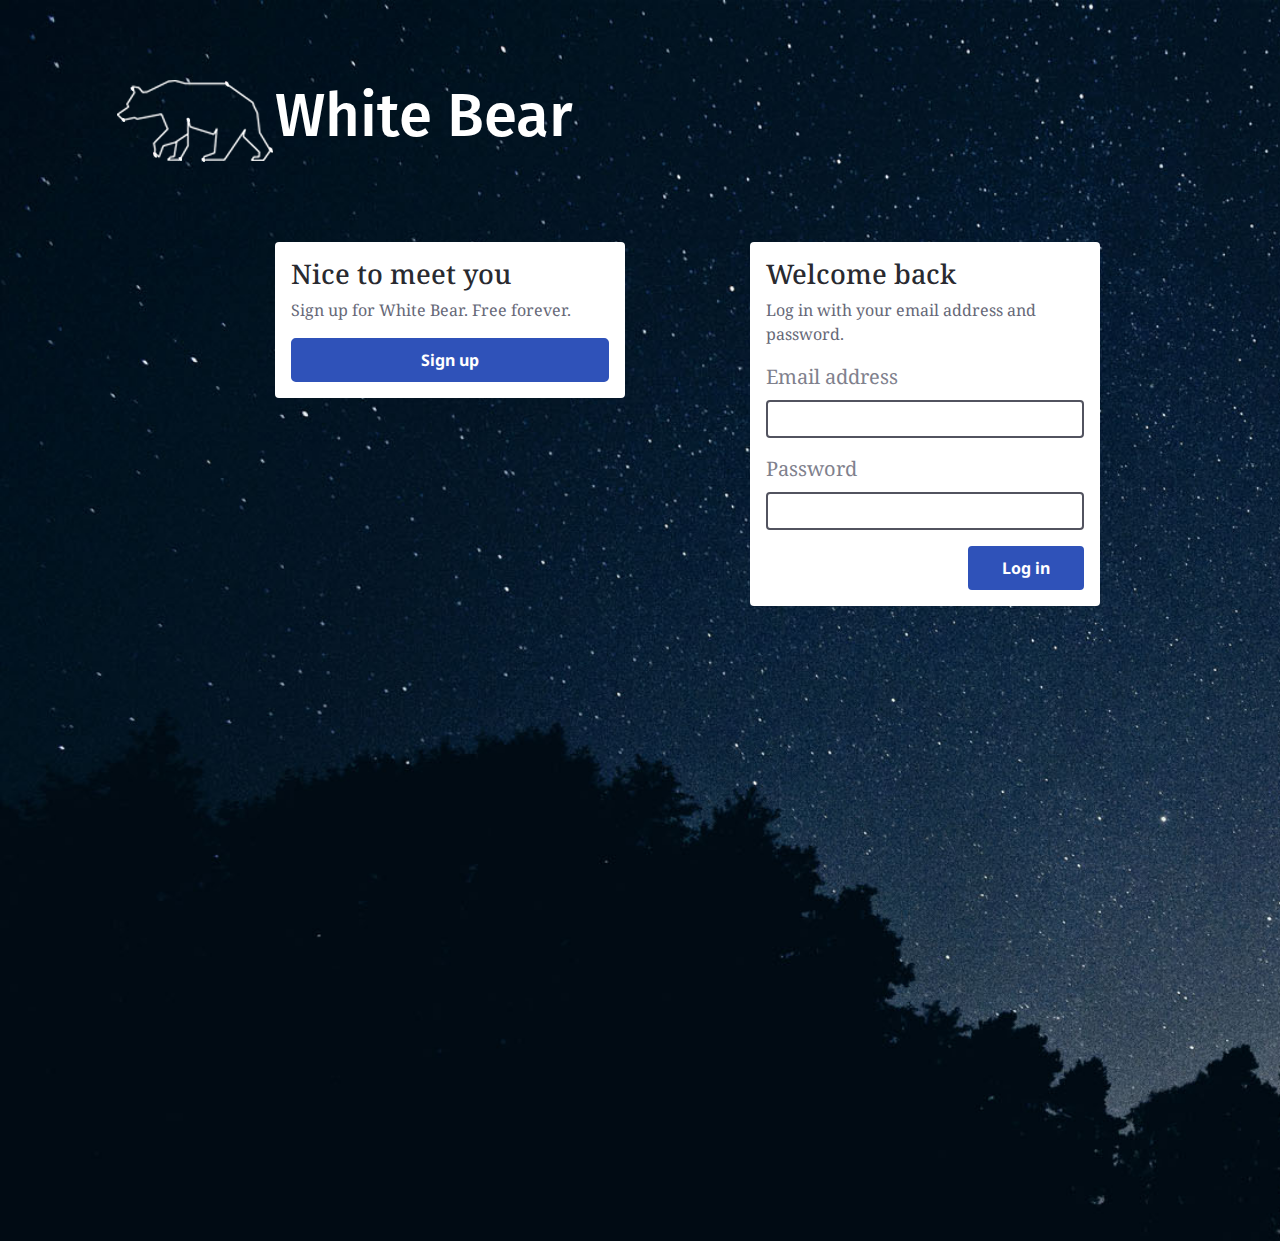
<file: index.html>
<!DOCTYPE html>
<html lang="en">
   <head>
      <meta charset="UTF-8" />
      <meta name="viewport" content="width=device-width, initial-scale=1.0" />
      <link rel="stylesheet" href="/style/dist.css" />
      
      <title>White Bear Login</title>
   </head>
   <body class="background-image">

      <div  class="container">
            <div id="landing-brand" class="row">
               <div class="col-lg-1 offset-lg-0 col-md-2 col-sm-12 offset-sm-1 col-10 offset-2 col-xl-1">
                  <img class="bear-logo " src="/images/logo-landing.png" alt="White Bear Landing Logo" />
                  
               </div>

               <div class="col-xl-7 offset-xl-1 col-lg-6 offset-lg-2 col-md-6 offset-md-2 col-sm-12 offset-sm-2 col-11 offset-1">
                  <h1 class="logo-text">White Bear</h1>
               </div>
                  
               
         
            </div>
      
      
         <div class="row">
            
            <div class="col-lg-4  col-md-8 offset-md-2 col-10 offset-1 col-xl-4">
               <!-- first login card -->
               <div id="inside-card" class="card" >
                  <div id="sign-up-card" class="card-body" >
                     <h2 class="card-title ">Nice to meet you</h2>
                     <p class="card-text-landing mb-6">
                        Sign up for White Bear. Free forever.
                     </p>
                     <button id="sign-up-button" type="button" class="btn btn-success btn-lg btn-block btn-lg landing-button">Sign up</button>
                     <!-- second login card -->
                     <div id="sign-up-card2">
                        <p class="card-text-landing sign-up-text">
                           Let's get you signed up.
                        </p>
                           <div class="form-group">
                              <label class="text-muted" for="inputEmail1">Email address</label>
                              <input
                                 type="email"
                                 class="form-control input-outline border"
                                 id="inputEmail1"
                              />
                           </div>
                           <!-- email error message -->
                           <div class="invalidEmailFeedback"></div>
                           <div class="form-group">
                              <label class="text-muted" for="inputPassword1">Password</label>
                              <input
                                 type="password"
                                 class="form-control input-outline border"
                                 id="inputPassword1"
                                 />
                              </div>
                              <!-- password error messages -->
                              <div class="invalidPasswordFeedback"></div>
                              <button href="#" id="letsGo" class="btn btn-success btn-lg btn-block btn-lg landing-button" >Let's go!</button>
                     </div>
                  </div>
               </div>

            </div>
            
            <!-- Card 2 -->
            <div class="col-lg-5 offset-lg-1  col-md-8 offset-md-2 col-10 offset-1 col-xl-4">

               <div id="inside-card" class="card mt-6">
                  <div class="card-body">
                     <h2 class="card-title ">Welcome back</h2>
                     <p class="card-text-landing">
                        Log in with your email address and password.
                     </p>
                     
                        <div class="form-group">
                           <label class="text-muted" for="inputEmail2">Email address</label>
                           <input
                              type="email"
                              class="form-control input-outline border"
                              id="inputEmail2"
                           />
                        </div>
                        <div class="invalid-feedback" id="emailError2">Please enter your email address</div>
                        <div class="form-group">
                           <label class="text-muted" for="inputPassword2">Password</label>
                           <input
                              type="password"
                              class="form-control input-outline border"
                              id="inputPassword2"
                           />
                           <div class="invalid-feedback" id="passwordEnterError2" style="display: none;">Please enter your password</div>
                              <div class="invalid-feedback" id="passwordLengthError2" style="display: none;">Your password must be at least 9 characters</div>
                           
                           <button href="#" id="logIn" class="btn btn-success bt-lg  float-right landing-button">Log in</button>
                     
                  </div>
               </div>
            </div>
         </div>
      </div>
      
      <script
         src="https://code.jquery.com/jquery-3.5.1.min.js"
         integrity="sha256-9/aliU8dGd2tb6OSsuzixeV4y/faTqgFtohetphbbj0="
         crossorigin="anonymous"
      ></script>
      <script src="js/main.js"></script>
   </body>
</html>
</file>
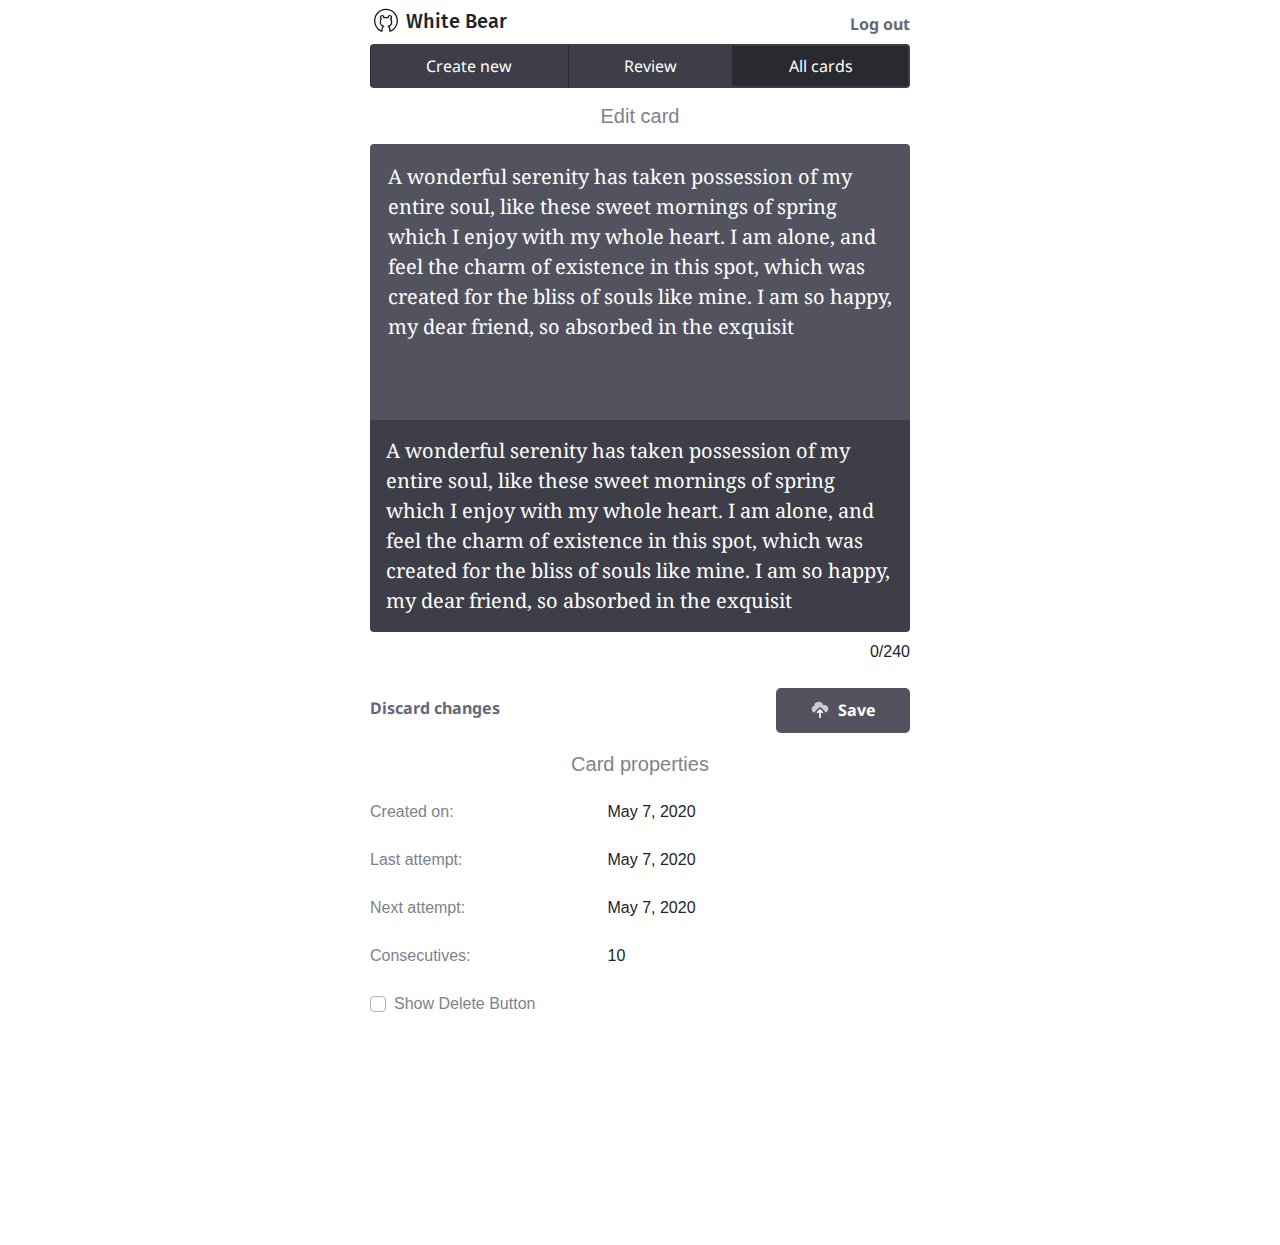
<file: all-cards-edit.html>
<html lang="en">
   <head>
      <meta charset="UTF-8" />
      <meta name="viewport" content="width=device-width, initial-scale=1.0" />
      <link rel="stylesheet" href="/style/dist.css" />

      <title>All cards edit</title>
   </head>
   <body>
      <!-- Success Cue -->
      <div
         class="bg-success w-100 py-4 d-none justify-content-center fixed-top"
         id="overlay-success"
      >
         <img
            src="/icons/success.svg"
            width="28px"
            style="margin-bottom: 3px;"
            class="mr-2"
         />
         <p class="lead">Card saved!</p>
      </div>

      <div
         class="bg-danger w-100 py-4 d-none justify-content-center fixed-top"
         id="delete-success"
      >
         <img
            src="/icons/error.svg"
            width="28px"
            style="margin-bottom: 3px;"
            class="mr-2"
         />
         <p class="lead">Card deleted</p>
      </div>

      <div class="container">
         <div class="row mt-1">
            <!-- Header with logo -->
            <div
               class="col-12 col-xl-6 offset-xl-3 col-lg-8 offset-lg-2 col-md-10 offset-md-1"
            >
               <img
                  src="/icons/logo-app.svg"
                  width="32px;"
                  alt="White Bear Logo"
               />
               <h3 class="d-inline text-brand">White Bear</h3>
               <a
                  href="/index.html"
                  type="button"
                  class="btn btn-link float-right"
               >
                  Log out
               </a>

               <!-- Nav bar -->
               <div
                  class="btn-group d-flex"
                  role="navigation"
                  aria-label="navigation"
               >
                  <a
                     href="create-answer.html"
                     type="button"
                     class="btn btn-secondary navigation-button tab-separator"
                  >
                     Create new
                  </a>
                  <a
                     href="review-imagery.html"
                     type="button"
                     class="btn btn-secondary navigation-button tab-separator"
                  >
                     Review
                  </a>
                  <a
                     href="/all-cards.html"
                     type="button"
                     class="btn btn-secondary navigation-button tab-separator tab-active"
                  >
                     All cards
                  </a>
               </div>

               <h4 class="my-4 text-center text-muted">
                  Edit card
               </h4>

               <!-- Card -->
               <div class="mb-2">
                  <div class="card bg-primary">
                     <div class="card-body">
                        <textarea rows="11" class="d-sm-none">
A wonderful serenity has taken possession of my entire soul, like these sweet mornings of spring which I enjoy with my whole heart. I am alone, and feel the charm of existence in this spot, which was created for the bliss of souls like mine. I am so happy, my dear friend, so absorbed in the exquisit
                        </textarea>
                        <textarea rows="8" class="d-none d-sm-block">
A wonderful serenity has taken possession of my entire soul, like these sweet mornings of spring which I enjoy with my whole heart. I am alone, and feel the charm of existence in this spot, which was created for the bliss of souls like mine. I am so happy, my dear friend, so absorbed in the exquisit
                        </textarea>
                     </div>
                  </div>

                  <div class="card bg-secondary">
                     <div class="card-body">
                        <p>
                           A wonderful serenity has taken possession of my
                           entire soul, like these sweet mornings of spring
                           which I enjoy with my whole heart. I am alone, and
                           feel the charm of existence in this spot, which was
                           created for the bliss of souls like mine. I am so
                           happy, my dear friend, so absorbed in the exquisit
                        </p>
                     </div>
                  </div>
               </div>

               <!-- Character counter -->
               <p class="float-right mb-5">0/240</p>

               <!-- Clears float -->
               <div class="clearfix"></div>

               <a
                  href="/all-cards.html"
                  id="discard-changes"
                  type="button"
                  class="btn btn-link"
               >
                  Discard changes
               </a>

               <a
                  href="/all-cards.html"
                  class="btn btn-lg btn-primary float-right"
                  type="button"
                  id="save-imagery"
               >
                  <img
                     src="/icons/save.svg"
                     width="20px"
                     style="margin-bottom: 3px;"
                     class="mr-2"
                  />Save
               </a>

               <!-- Card properties and delete card -->
               <div id="card-properties">
                  <h4 class="text-center mt-5 text-muted">Card properties</h4>
               <div class="row mt-5">
                  <p class="mb-5 text-muted col-5 ">
                     Created on:
                  </p>
                  <p class="col-7">May 7, 2020</p>
               </div>
               <div class="row">
                  <p class="mb-5 text-muted col-5 ">
                     Last attempt:
                  </p>
                  <p class="col-7">May 7, 2020</p>
               </div>
               <div class="row">
                  <p class="mb-5 text-muted col-5 ">
                     Next attempt:
                  </p>
                  <p class="col-7">May 7, 2020</p>
               </div>
               <div class="row">
                  <p class="mb-5 text-muted col-5 ">
                     Consecutives:
                  </p>
                  <p class="col-7">10</p>
               </div>

               <div class="custom-control custom-checkbox mb-4">
                  <input
                     type="checkbox"
                     class="custom-control-input"
                     id="show-delete"
                  />
                  <label
                     class="custom-control-label text-muted"
                     for="show-delete"
                     >Show Delete Button</label
                  >
               </div>

               <button
                  type="button"
                  class="btn btn-outline-danger d-none"
                  id="delete-card"
               >
                  Delete this card
               </button>
            </div>
         </div>
      </div>
      <script
         src="https://code.jquery.com/jquery-3.5.1.min.js"
         integrity="sha256-9/aliU8dGd2tb6OSsuzixeV4y/faTqgFtohetphbbj0="
         crossorigin="anonymous"
      ></script>
      <script src="js/main.js"></script>
   </body>
</html>
</file>
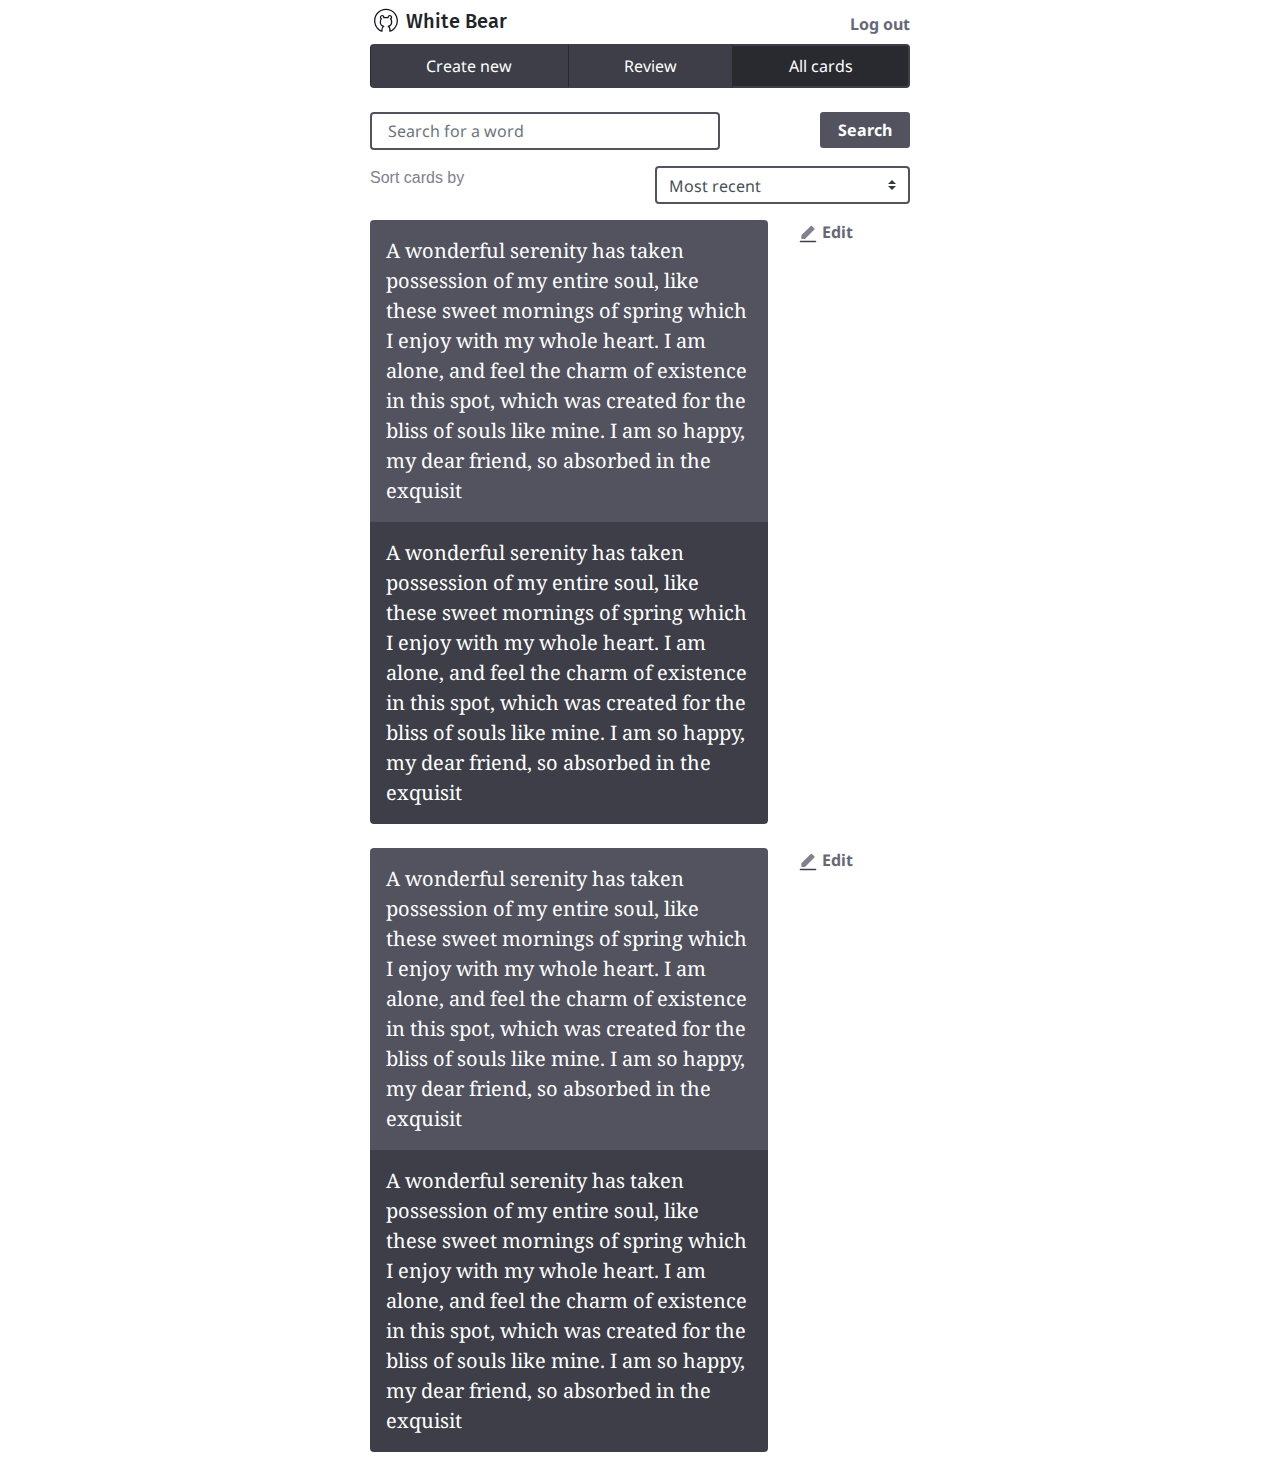
<file: all-cards.html>
<html lang="en">
   <head>
      <meta charset="UTF-8" />
      <meta name="viewport" content="width=device-width, initial-scale=1.0" />
      <link rel="stylesheet" href="/style/dist.css" />

      <title>All cards</title>
   </head>
   <body>
      <div class="container">
         <div class="row mt-1">
            <!-- Header with logo -->
            <div
               class="col-12 col-xl-6 offset-xl-3 col-lg-8 offset-lg-2 col-md-10 offset-md-1"
            >
               <img
                  src="/icons/logo-app.svg"
                  width="32px;"
                  alt="White Bear Logo"
               />
               <h3 class="d-inline text-brand">White Bear</h3>
               <a
                  href="/index.html"
                  type="button"
                  class="btn btn-link float-right"
               >
                  Log out
               </a>

               <!-- Nav bar -->
               <div
                  class="btn-group d-flex mb-5"
                  role="navigation"
                  aria-label="navigation"
               >
                  <a
                     href="create-answer.html"
                     type="button"
                     class="btn btn-secondary navigation-button tab-separator"
                  >
                     Create new
                  </a>
                  <a
                     href="review-imagery.html"
                     type="button"
                     class="btn btn-secondary navigation-button tab-separator"
                  >
                     Review
                  </a>
                  <a
                     href="/all-cards.html"
                     type="button"
                     class="btn btn-secondary navigation-button tab-separator tab-active"
                  >
                     All cards
                  </a>
               </div>

               <!-- Search -->
               <div class="row">
                  <div class="col-8 col-sm-8 mb-4">
                     <input
                        type="search"
                        class="form-control border"
                        placeholder="Search for a word"
                     />
                  </div>
                  <div class="col-4 col-sm-4 mb-4">
                     <button class="btn btn-sm btn-primary float-right">
                        Search
                     </button>
                  </div>
               </div>

               <!-- Sort -->

               <div class="row">
                  <div class="col-6 mb-4">
                     <p class="text-muted">Sort cards by</p>
                  </div>
                  <div class="col-6 mb-4">
                     <select
                        class="custom-select border"
                        id="inputGroupSelect01"
                     >
                        <option selected>Most recent</option>
                        <option value="1">Oldest</option>
                        <option value="2">Hardest</option>
                        <option value="3">Easiest</option>
                     </select>
                  </div>
               </div>

               <!-- Card -->
               <div class="row">
                  <div class="col-9">
                     <div class="mb-5">
                        <div class="card bg-primary">
                           <div class="card-body">
                              <p>
                                 A wonderful serenity has taken possession of my
                                 entire soul, like these sweet mornings of
                                 spring which I enjoy with my whole heart. I am
                                 alone, and feel the charm of existence in this
                                 spot, which was created for the bliss of souls
                                 like mine. I am so happy, my dear friend, so
                                 absorbed in the exquisit
                              </p>
                           </div>
                        </div>

                        <div class="card bg-secondary">
                           <div class="card-body">
                              <p>
                                 A wonderful serenity has taken possession of my
                                 entire soul, like these sweet mornings of
                                 spring which I enjoy with my whole heart. I am
                                 alone, and feel the charm of existence in this
                                 spot, which was created for the bliss of souls
                                 like mine. I am so happy, my dear friend, so
                                 absorbed in the exquisit
                              </p>
                           </div>
                        </div>
                     </div>
                  </div>

                  <!-- Edit button -->
                  <div class="col-3">
                     <a
                        href="/all-cards-edit.html"
                        class="btn btn-link d-inline"
                     >
                        <img
                           src="/icons/edit.svg"
                           alt="Edit Button"
                           width="20px;"
                        />
                        Edit
                     </a>
                  </div>
               </div>

               <!-- Second card -->
               <div class="row">
                  <div class="col-9">
                     <div class="mb-5">
                        <div class="card bg-primary">
                           <div class="card-body">
                              <p>
                                 A wonderful serenity has taken possession of my
                                 entire soul, like these sweet mornings of
                                 spring which I enjoy with my whole heart. I am
                                 alone, and feel the charm of existence in this
                                 spot, which was created for the bliss of souls
                                 like mine. I am so happy, my dear friend, so
                                 absorbed in the exquisit
                              </p>
                           </div>
                        </div>

                        <div class="card bg-secondary">
                           <div class="card-body">
                              <p>
                                 A wonderful serenity has taken possession of my
                                 entire soul, like these sweet mornings of
                                 spring which I enjoy with my whole heart. I am
                                 alone, and feel the charm of existence in this
                                 spot, which was created for the bliss of souls
                                 like mine. I am so happy, my dear friend, so
                                 absorbed in the exquisit
                              </p>
                           </div>
                        </div>
                     </div>
                  </div>

                  <!-- Edit button -->
                  <div class="col-3">
                     <a
                        href="/all-cards-edit.html"
                        class="btn btn-link d-inline"
                     >
                        <img
                           src="/icons/edit.svg"
                           alt="Edit Button"
                           width="20px;"
                        />
                        Edit
                     </a>
                  </div>
               </div>
            </div>
         </div>
      </div>
      <script
         src="https://code.jquery.com/jquery-3.5.1.min.js"
         integrity="sha256-9/aliU8dGd2tb6OSsuzixeV4y/faTqgFtohetphbbj0="
         crossorigin="anonymous"
      ></script>
      <script src="js/main.js"></script>
   </body>
</html>
</file>
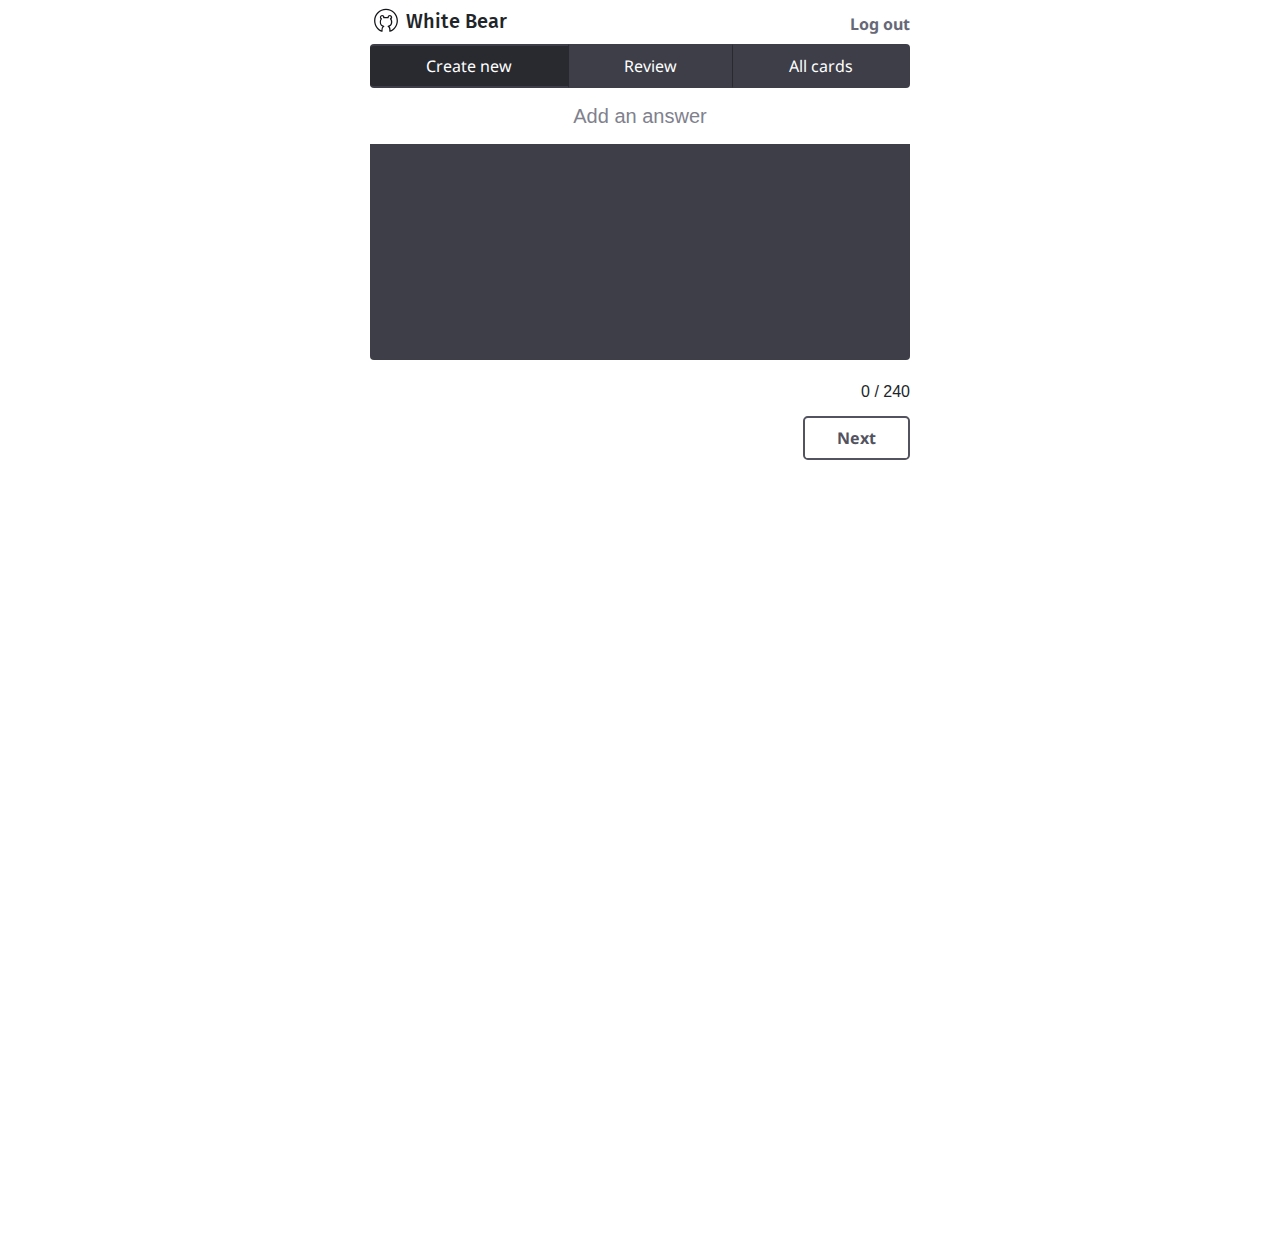
<file: create-answer.html>
<html lang="en">
   <head>
      <meta charset="UTF-8" />
      <meta name="viewport" content="width=device-width, initial-scale=1.0" />
      <link rel="stylesheet" href="/style/dist.css" />

      <title>Create Answer Page</title>
   </head>
   <body>
      <div class="container">
         <div class="row mt-1">
            <!-- Header with logo -->
            <div
               class="col-12 col-xl-6 offset-xl-3 col-lg-8 offset-lg-2 col-md-10 offset-md-1"
            >
               <img
                  src="/icons/logo-app.svg"
                  width="32px;"
                  alt="White Bear Logo"
               />
               <h3 class="d-inline text-brand">White Bear</h3>
               <a href="/index.html" class="btn btn-link float-right">
                  Log out
               </a>

               <!-- Nav bar -->
               <div
                  class="btn-group d-flex"
                  role="navigation"
                  aria-label="navigation"
               >
                  <a
                     href="create-answer.html"
                     class="btn btn-secondary navigation-button tab-separator tab-active"
                  >
                     Create new
                  </a>
                  <a
                     href="review-imagery.html"
                     class="btn btn-secondary navigation-button tab-separator"
                  >
                     Review
                  </a>
                  <a
                     href="/all-cards.html"
                     class="btn btn-secondary navigation-button tab-separator"
                  >
                     All cards
                  </a>
               </div>

               <h4 class="my-4 text-center text-muted">
                  Add an answer
               </h4>

               <!-- Card -->
               <div class="mb-2">
                  <div class="card bg-secondary">
                     <div class="card-body">
                        <textarea
                           rows="11"
                           class="d-sm-none"
                           autofocus="autofocus"
                        >
                        </textarea>
                        <textarea
                           rows="6"
                           class="d-none d-sm-block"
                           autofocus="autofocus"
                        >
                        </textarea>
                     </div>
                  </div>
               </div>

               <!-- Character counter -->
               <div id="theCount" class="float-right my-3">
                  <span id="current">0</span>
                  <span id="maximum">/ 240</span>
               </div>

               <!-- Clears float -->
               <div class="clearfix"></div>

               <a
                  href="/create-imagery.html"
                  class="btn btn-lg btn-outline-primary float-right"
                  id="nextAnswer"
               >
                  Next
               </a>
            </div>
         </div>
      </div>
      <script
         src="https://code.jquery.com/jquery-3.5.1.min.js"
         integrity="sha256-9/aliU8dGd2tb6OSsuzixeV4y/faTqgFtohetphbbj0="
         crossorigin="anonymous"
      ></script>
      <script src="js/main.js"></script>
   </body>
</html>
<!-- for next button -->
<!-- href="/create-imagery.html" -->
</file>
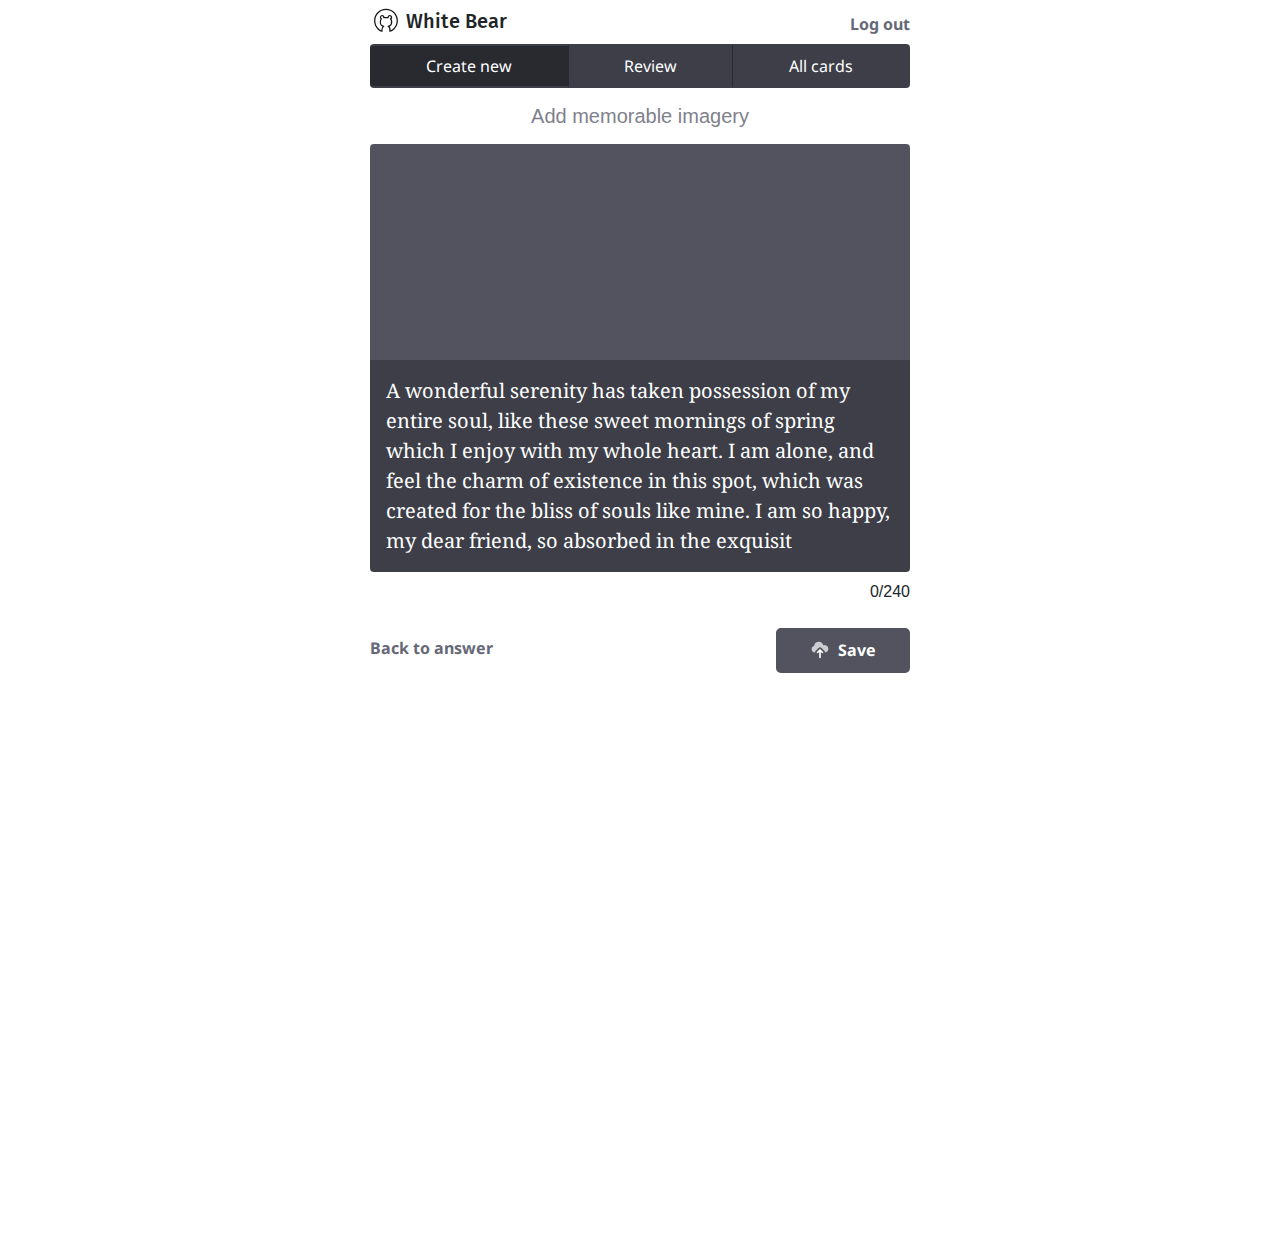
<file: create-cue.html>
<html lang="en">
   <head>
      <meta charset="UTF-8" />
      <meta name="viewport" content="width=device-width, initial-scale=1.0" />
      <link rel="stylesheet" href="/style/dist.css" />

      <title>Create Que Page</title>
   </head>
   <body>
      <!-- Success Cue -->
      <div
         class="bg-success w-100 py-4 d-none justify-content-center fixed-top"
         id="overlay-success"
      >
         <img
            src="/icons/success.svg"
            width="28px"
            style="margin-bottom: 3px;"
            class="mr-2"
         />
         <p class="lead">Card created!</p>
      </div>

      <!-- Error Cue -->

      <div
         class="bg-danger w-100 py-4 d-none justify-content-center fixed-top"
         id="overlay-error"
      >
         <img
            src="/icons/error.svg"
            width="28px"
            style="margin-bottom: 3px;"
            class="mr-2"
         />
         <p class="lead">Oops! Our bad. Please try again.</p>
      </div>

      <div class="container">
         <div class="row mt-1">
            <!-- Header with logo -->
            <div
               class="col-12 col-xl-6 offset-xl-3 col-lg-8 offset-lg-2 col-md-10 offset-md-1"
            >
               <img
                  src="/icons/logo-app.svg"
                  width="32px;"
                  alt="White Bear Logo"
               />
               <h3 class="d-inline text-brand">White Bear</h3>
               <button class="btn btn-link float-right">
                  Log out
               </button>

               <!-- Nav bar -->
               <div
                  class="btn-group d-flex"
                  role="navigation"
                  aria-label="navigation"
               >
                  <a
                     href="create-answer.html"
                     type="button"
                     class="btn btn-secondary navigation-button tab-separator tab-active"
                  >
                     Create new
                  </a>
                  <a
                     href="review-cue.html"
                     type="button"
                     class="btn btn-secondary navigation-button tab-separator"
                  >
                     Review
                  </a>
                  <a
                     href="/all-cards.html"
                     type="button"
                     class="btn btn-secondary navigation-button tab-separator"
                  >
                     All cards
                  </a>
               </div>

               <h4 class="my-4 text-center text-muted">
                  Add memorable imagery
               </h4>

               <!-- Card -->
               <div class="mb-2">
                  <div class="card bg-primary">
                     <div class="card-body">
                        <textarea rows="11" class="d-sm-none"></textarea>
                        <textarea rows="6" class="d-none d-sm-block">
                        </textarea>
                     </div>
                  </div>

                  <div class="card bg-secondary">
                     <div class="card-body">
                        <p>
                           A wonderful serenity has taken possession of my
                           entire soul, like these sweet mornings of spring
                           which I enjoy with my whole heart. I am alone, and
                           feel the charm of existence in this spot, which was
                           created for the bliss of souls like mine. I am so
                           happy, my dear friend, so absorbed in the exquisit
                        </p>
                     </div>
                  </div>
               </div>

               <!-- Character counter -->
               <p class="float-right mb-5">0/240</p>

               <!-- Clears float -->
               <div class="clearfix"></div>

               <button id="delete-imagery" class="btn btn-link">
                  Back to answer
               </button>

               <button
                  class="btn btn-lg btn-primary float-right"
                  id="save-imagery"
               >
                  <img
                     src="/icons/save.svg"
                     width="20px"
                     style="margin-bottom: 3px;"
                     class="mr-2"
                  />Save
               </button>
            </div>
         </div>
      </div>
      <script
         src="https://code.jquery.com/jquery-3.5.1.min.js"
         integrity="sha256-9/aliU8dGd2tb6OSsuzixeV4y/faTqgFtohetphbbj0="
         crossorigin="anonymous"
      ></script>
      <script src="js/main.js"></script>
   </body>
</html>
</file>
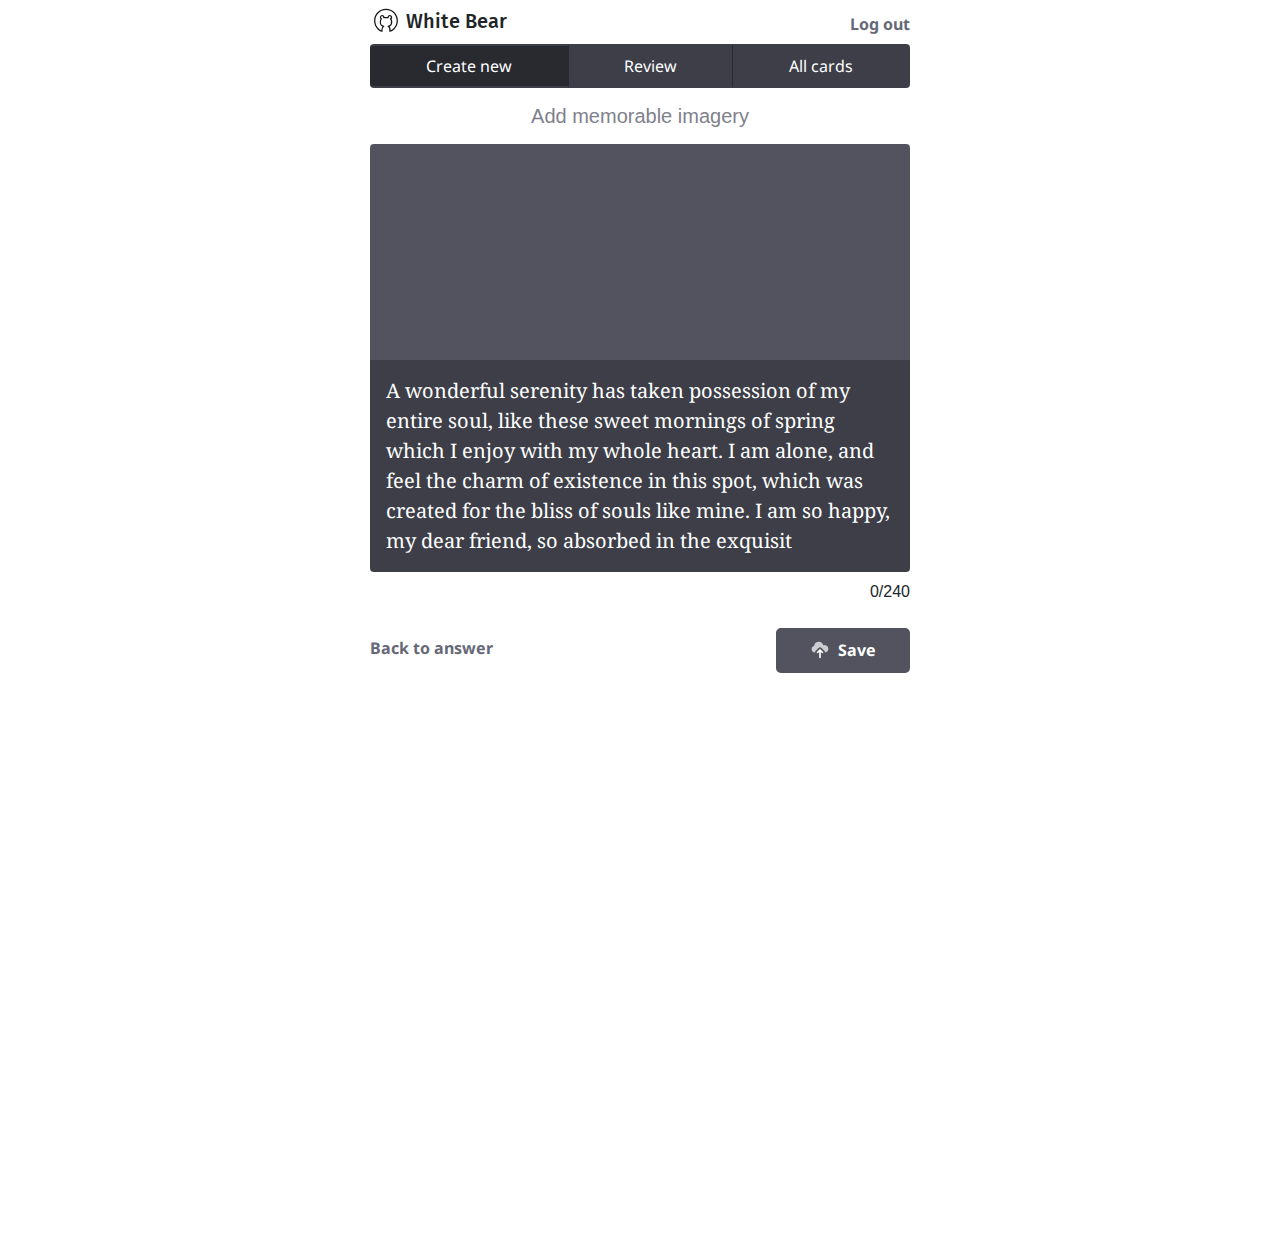
<file: create-imagery.html>
<html lang="en">
   <head>
      <meta charset="UTF-8" />
      <meta name="viewport" content="width=device-width, initial-scale=1.0" />
      <link rel="stylesheet" href="/style/dist.css" />

      <title>Create Memorabe Imagery</title>
   </head>
   <body>
      <!-- Success Cue -->
      <div
         class="bg-success w-100 py-4 d-none justify-content-center fixed-top"
         id="overlay-success"
      >
         <img
            src="/icons/success.svg"
            width="28px"
            style="margin-bottom: 3px;"
            class="mr-2"
         />
         <p class="lead">Card created!</p>
      </div>

      <!-- Error Cue -->

      <div
         class="bg-danger w-100 py-4 d-none justify-content-center fixed-top"
         id="overlay-error"
      >
         <img
            src="/icons/error.svg"
            width="28px"
            style="margin-bottom: 3px;"
            class="mr-2"
         />
         <p class="lead">Oops! Our bad. Please try again.</p>
      </div>

      <div class="container">
         <div class="row mt-1">
            <!-- Header with logo -->
            <div
               class="col-12 col-xl-6 offset-xl-3 col-lg-8 offset-lg-2 col-md-10 offset-md-1"
            >
               <img
                  src="/icons/logo-app.svg"
                  width="32px;"
                  alt="White Bear Logo"
               />
               <h3 class="d-inline text-brand">White Bear</h3>
               <a
                  href="/index.html"
                  type="button"
                  class="btn btn-link float-right"
               >
                  Log out
               </a>

               <!-- Nav bar -->
               <div
                  class="btn-group d-flex"
                  role="navigation"
                  aria-label="navigation"
               >
                  <a
                     href="create-answer.html"
                     type="button"
                     class="btn btn-secondary navigation-button tab-separator tab-active"
                  >
                     Create new
                  </a>
                  <a
                     href="review-imagery.html"
                     type="button"
                     class="btn btn-secondary navigation-button tab-separator"
                  >
                     Review
                  </a>
                  <a
                     href="/all-cards.html"
                     type="button"
                     class="btn btn-secondary navigation-button tab-separator"
                  >
                     All cards
                  </a>
               </div>

               <h4 class="my-4 text-center text-muted">
                  Add memorable imagery
               </h4>

               <!-- Card -->
               <div class="mb-2">
                  <div class="card bg-primary">
                     <div class="card-body">
                        <textarea
                           rows="11"
                           class="d-sm-none"
                           autofocus="autofocus"
                        ></textarea>
                        <textarea
                           rows="6"
                           class="d-none d-sm-block"
                           autofocus="autofocus"
                        >
                        </textarea>
                     </div>
                  </div>

                  <div class="card bg-secondary">
                     <div class="card-body">
                        <p>
                           A wonderful serenity has taken possession of my
                           entire soul, like these sweet mornings of spring
                           which I enjoy with my whole heart. I am alone, and
                           feel the charm of existence in this spot, which was
                           created for the bliss of souls like mine. I am so
                           happy, my dear friend, so absorbed in the exquisit
                        </p>
                     </div>
                  </div>
               </div>

               <!-- Character counter -->
               <p class="float-right mb-5">0/240</p>

               <!-- Clears float -->
               <div class="clearfix"></div>

               <button id="delete-imagery" class="btn btn-link">
                  Back to answer
               </button>

               <button
                  class="btn btn-lg btn-primary float-right"
                  id="save-imagery"
               >
                  <img
                     src="/icons/save.svg"
                     width="20px"
                     style="margin-bottom: 3px;"
                     class="mr-2"
                  />Save
               </button>
            </div>
         </div>
      </div>
      <script
         src="https://code.jquery.com/jquery-3.5.1.min.js"
         integrity="sha256-9/aliU8dGd2tb6OSsuzixeV4y/faTqgFtohetphbbj0="
         crossorigin="anonymous"
      ></script>
      <script src="js/main.js"></script>
   </body>
</html>
</file>
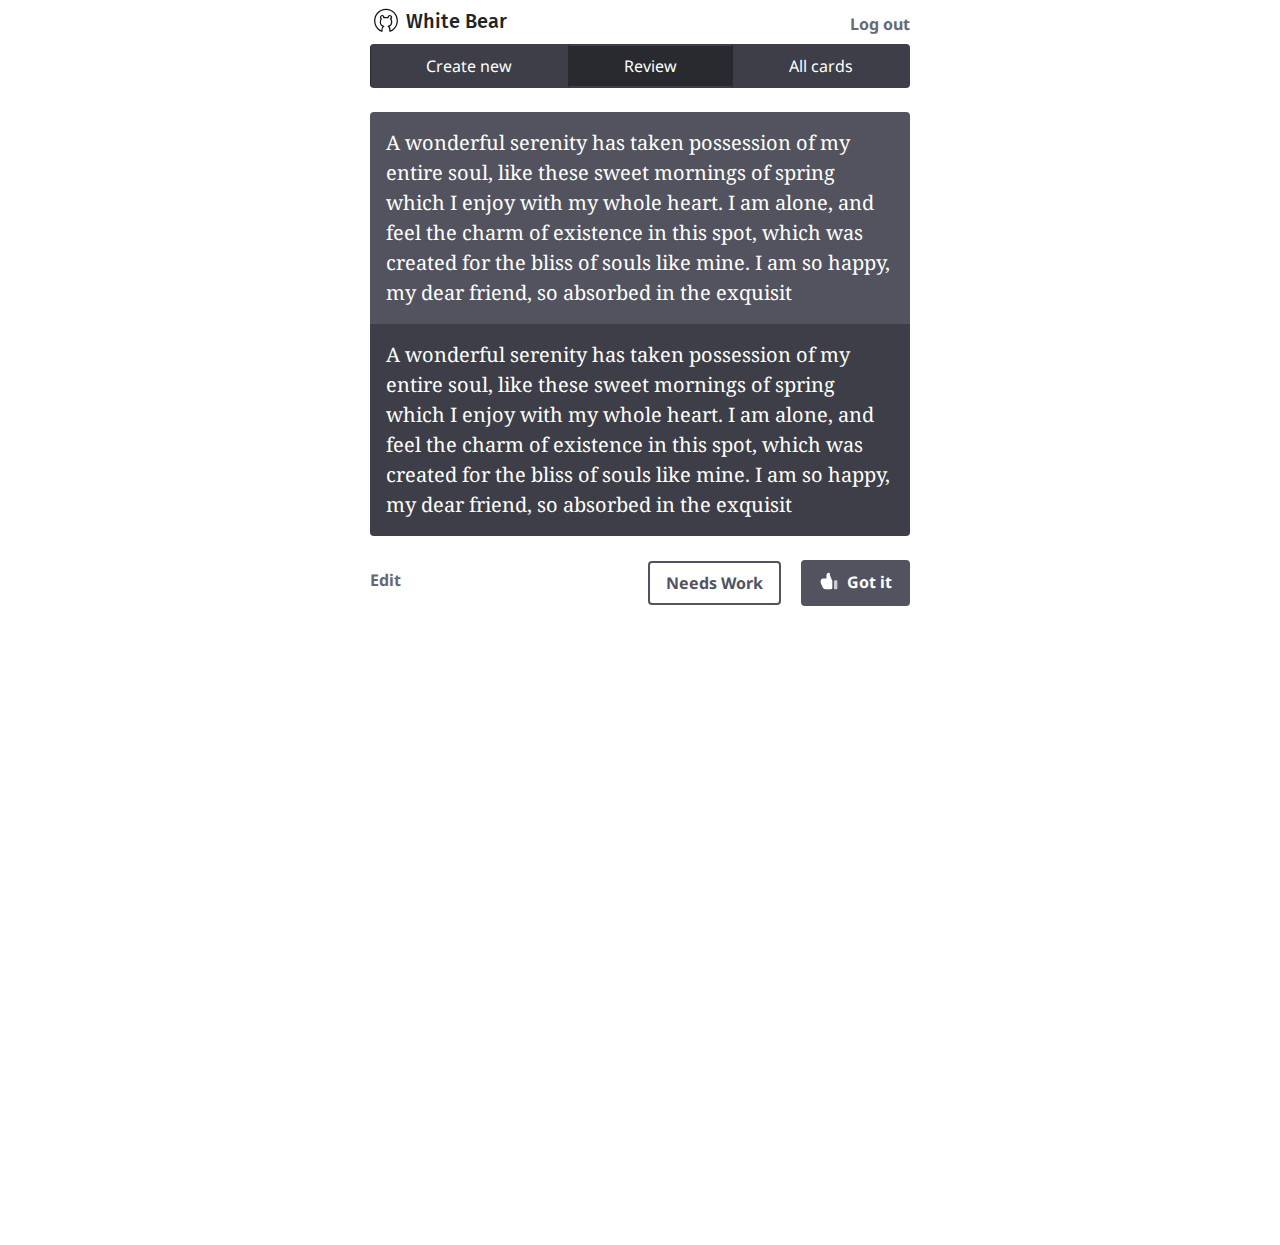
<file: review-answer.html>
<html lang="en">
   <head>
      <meta charset="UTF-8" />
      <meta name="viewport" content="width=device-width, initial-scale=1.0" />
      <link rel="stylesheet" href="/style/dist.css" />

      <title>Review Page</title>
   </head>
   <body>
      <div class="container">
         <div class="row mt-1">
            <!-- Header with logo -->
            <div
               class="col-12 col-xl-6 offset-xl-3 col-lg-8 offset-lg-2 col-md-10 offset-md-1"
            >
               <img
                  src="/icons/logo-app.svg"
                  width="32px;"
                  alt="White Bear Logo"
               />
               <h3 class="d-inline text-brand">White Bear</h3>
               <a
                  href="/index.html"
                  type="button"
                  class="btn btn-link float-right"
               >
                  Log out
               </a>

               <!-- Nav bar -->
               <div
                  class="btn-group d-flex mb-5"
                  role="navigation"
                  aria-label="navigation"
               >
                  <a
                     href="create-answer.html"
                     type="button"
                     class="btn btn-secondary navigation-button tab-separator"
                  >
                     Create new
                  </a>
                  <a
                     href="review-imagery.html"
                     type="button"
                     class="btn btn-secondary navigation-button tab-separator tab-active"
                  >
                     Review
                  </a>
                  <a
                     href="/all-cards.html"
                     type="button"
                     class="btn btn-secondary navigation-button tab-separator"
                  >
                     All cards
                  </a>
               </div>

               <!-- Card -->
               <div class="mb-5">
                  <div class="card bg-primary">
                     <div class="card-body">
                        <p>
                           A wonderful serenity has taken possession of my
                           entire soul, like these sweet mornings of spring
                           which I enjoy with my whole heart. I am alone, and
                           feel the charm of existence in this spot, which was
                           created for the bliss of souls like mine. I am so
                           happy, my dear friend, so absorbed in the exquisit
                        </p>
                     </div>
                  </div>

                  <div class="card bg-secondary">
                     <div class="card-body">
                        <p>
                           A wonderful serenity has taken possession of my
                           entire soul, like these sweet mornings of spring
                           which I enjoy with my whole heart. I am alone, and
                           feel the charm of existence in this spot, which was
                           created for the bliss of souls like mine. I am so
                           happy, my dear friend, so absorbed in the exquisit
                        </p>
                     </div>
                  </div>
               </div>
               <a href="/all-cards-edit.html" type="button" class="btn btn-link"
                  >Edit</a
               >
               <div class="float-right">
                  <a
                     href="/review-done.html"
                     type="button"
                     class="btn btn-outline-primary mr-4"
                  >
                     Needs Work
                  </a>
                  <a
                     href="/review-done.html"
                     type="button"
                     class="btn btn-primary"
                  >
                     <img
                        src="/icons/thumbs-up.svg"
                        width="20px"
                        style="margin-bottom: 5px;"
                        class="mr-2"
                     />Got it
                  </a>
               </div>
            </div>
         </div>
      </div>
      <script
         src="https://code.jquery.com/jquery-3.5.1.min.js"
         integrity="sha256-9/aliU8dGd2tb6OSsuzixeV4y/faTqgFtohetphbbj0="
         crossorigin="anonymous"
      ></script>
      <script src="js/main.js"></script>
   </body>
</html>
</file>
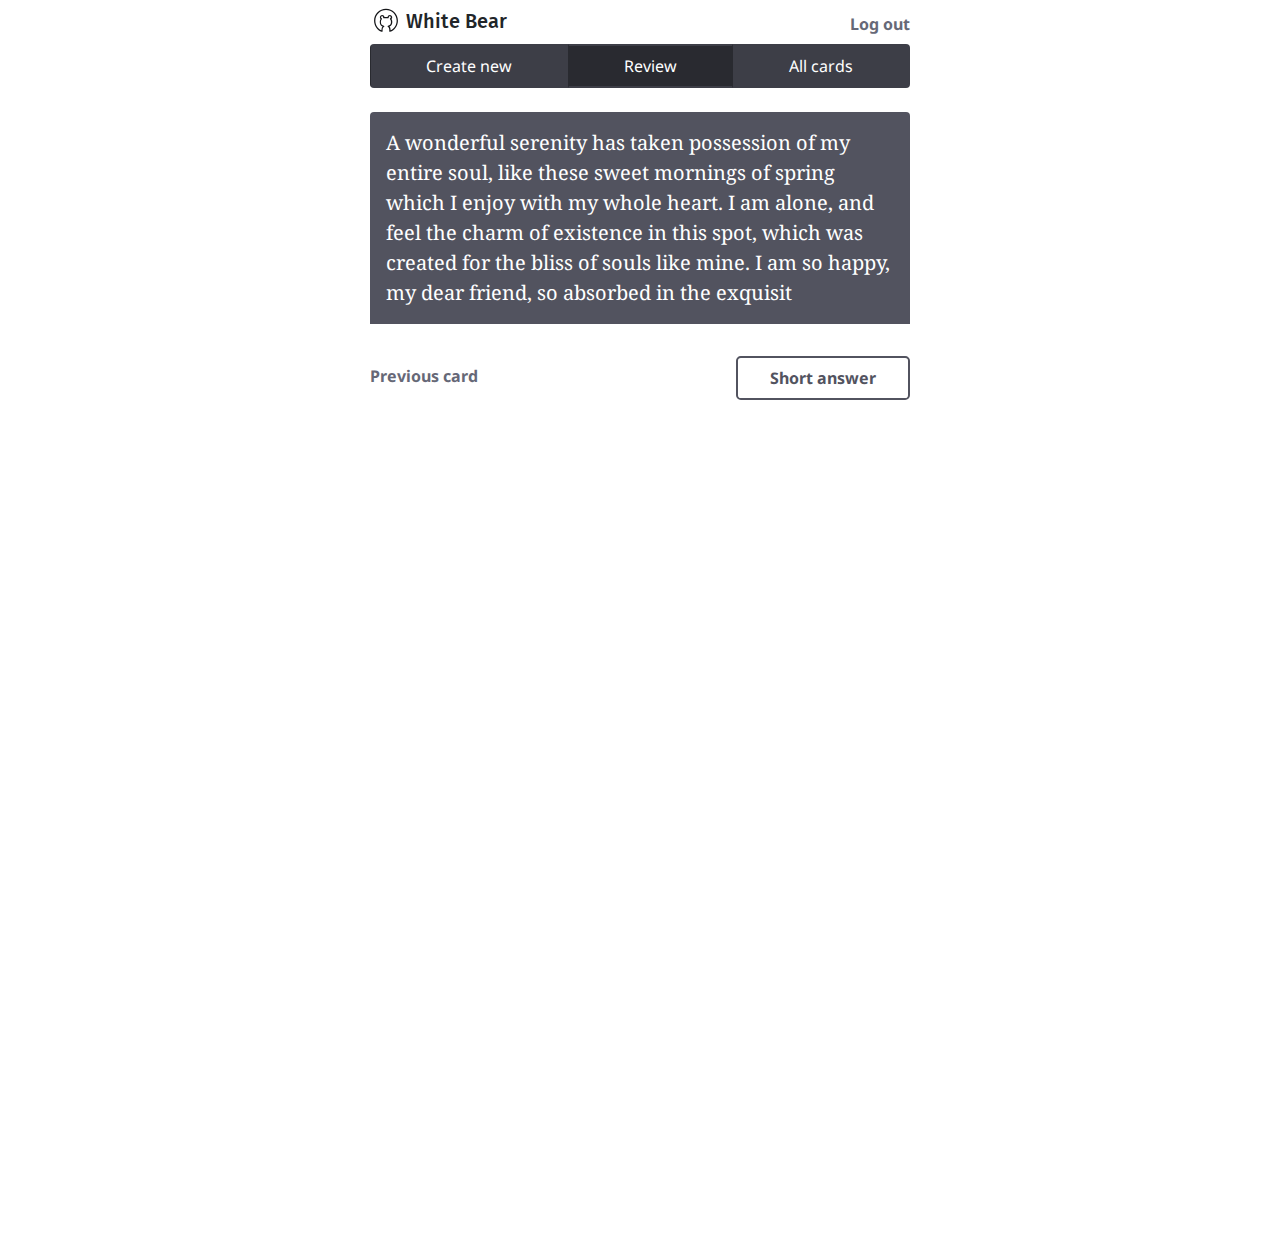
<file: review-cue.html>
<html lang="en">
   <head>
      <meta charset="UTF-8" />
      <meta name="viewport" content="width=device-width, initial-scale=1.0" />
      <link rel="stylesheet" href="/style/dist.css" />

      <title>Review Cue</title>
   </head>
   <body>
      <div class="container">
         <div class="row mt-1">
            <!-- Header with logo -->
            <div
               class="col-12 col-xl-6 offset-xl-3 col-lg-8 offset-lg-2 col-md-10 offset-md-1"
            >
               <img
                  src="/icons/logo-app.svg"
                  width="32px;"
                  alt="White Bear Logo"
               />
               <h3 class="d-inline text-brand">White Bear</h3>
               <button class="btn btn-link float-right">
                  Log out
               </button>

               <!-- Nav bar -->
               <div
                  class="btn-group d-flex mb-5"
                  role="navigation"
                  aria-label="navigation"
               >
                  <a
                     href="create-answer.html"
                     type="button"
                     class="btn btn-secondary navigation-button tab-separator"
                  >
                     Create new
                  </a>
                  <a
                     href="review-page.html"
                     type="button"
                     class="btn btn-secondary navigation-button tab-separator tab-active"
                  >
                     Review
                  </a>
                  <a
                     href=""
                     type="button"
                     class="btn btn-secondary navigation-button tab-separator"
                  >
                     All cards
                  </a>
               </div>

               <!-- Card -->
               <div class="mb-5">
                  <div class="card bg-primary">
                     <div class="card-body">
                        <p>
                           A wonderful serenity has taken possession of my
                           entire soul, like these sweet mornings of spring
                           which I enjoy with my whole heart. I am alone, and
                           feel the charm of existence in this spot, which was
                           created for the bliss of souls like mine. I am so
                           happy, my dear friend, so absorbed in the exquisit
                        </p>
                     </div>
                  </div>
               </div>
               <button class="btn btn-link mt-2">Previous card</button>
               <div class="float-right mt-2 ml-5">
                  <button class="btn btn-lg btn-outline-primary mr-0">
                     Short answer
                  </button>
               </div>
            </div>
         </div>
      </div>
      <script
         src="https://code.jquery.com/jquery-3.5.1.min.js"
         integrity="sha256-9/aliU8dGd2tb6OSsuzixeV4y/faTqgFtohetphbbj0="
         crossorigin="anonymous"
      ></script>
      <script src="js/main.js"></script>
   </body>
</html>
</file>
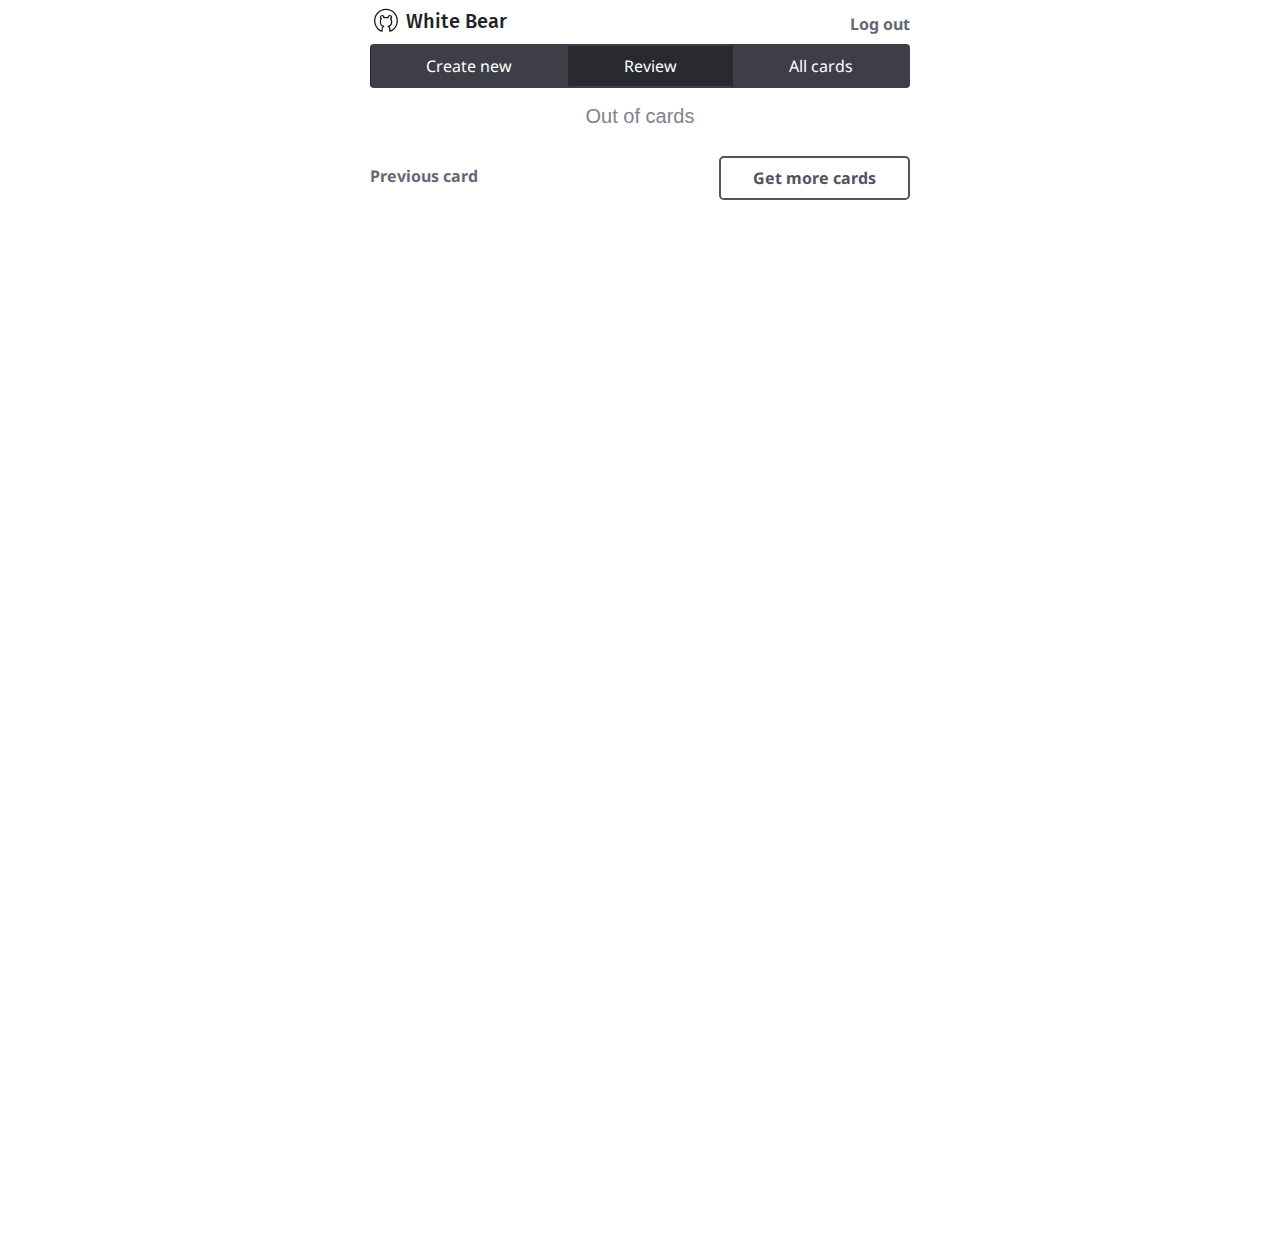
<file: review-done.html>
<html lang="en">
   <head>
      <meta charset="UTF-8" />
      <meta name="viewport" content="width=device-width, initial-scale=1.0" />
      <link rel="stylesheet" href="/style/dist.css" />

      <title>Review done</title>
   </head>
   <body></body>
      <div class="container">
         <div class="row mt-1">
            <!-- Header with logo -->
            <div
               class="col-12 col-xl-6 offset-xl-3 col-lg-8 offset-lg-2 col-md-10 offset-md-1"
            >
               <img
                  src="/icons/logo-app.svg"
                  width="32px;"
                  alt="White Bear Logo"
               />
               <h3 class="d-inline text-brand">White Bear</h3>
               <a href="/index.html" type="button" class="btn btn-link float-right">
                  Log out
               </a>

               <!-- Nav bar -->
               <div
                  class="btn-group d-flex"
                  role="navigation"
                  aria-label="navigation"
               >
                  <a
                     href="/create-answer.html"
                     type="button"
                     class="btn btn-secondary navigation-button tab-separator"
                  >
                     Create new
                  </a>
                  <a
                     href="/review-imagery.html"
                     type="button"
                     class="btn btn-secondary navigation-button tab-separator tab-active"
                  >
                     Review
                  </a>
                  <a
                     href="/all-cards.html"
                     type="button"
                     class="btn btn-secondary navigation-button tab-separator"
                  >
                     All cards
                  </a>
               </div>

               
               <h4 class="my-4 text-center text-muted">
                  Out of cards
               </h4>
              
               <a href="/review-answer.html" type="button" class="btn btn-link mt-3">
                  Previous card
               </a>

               <a href="/review-imagery.html" type="button" class="btn btn-lg btn-outline-primary float-right mt-3">
                  Get more cards
               </a>
            </div>
         </div>
      </div>
      <script
         src="https://code.jquery.com/jquery-3.5.1.min.js"
         integrity="sha256-9/aliU8dGd2tb6OSsuzixeV4y/faTqgFtohetphbbj0="
         crossorigin="anonymous"
      ></script>
      <script src="js/main.js"></script>
   </body>
</html>
</file>
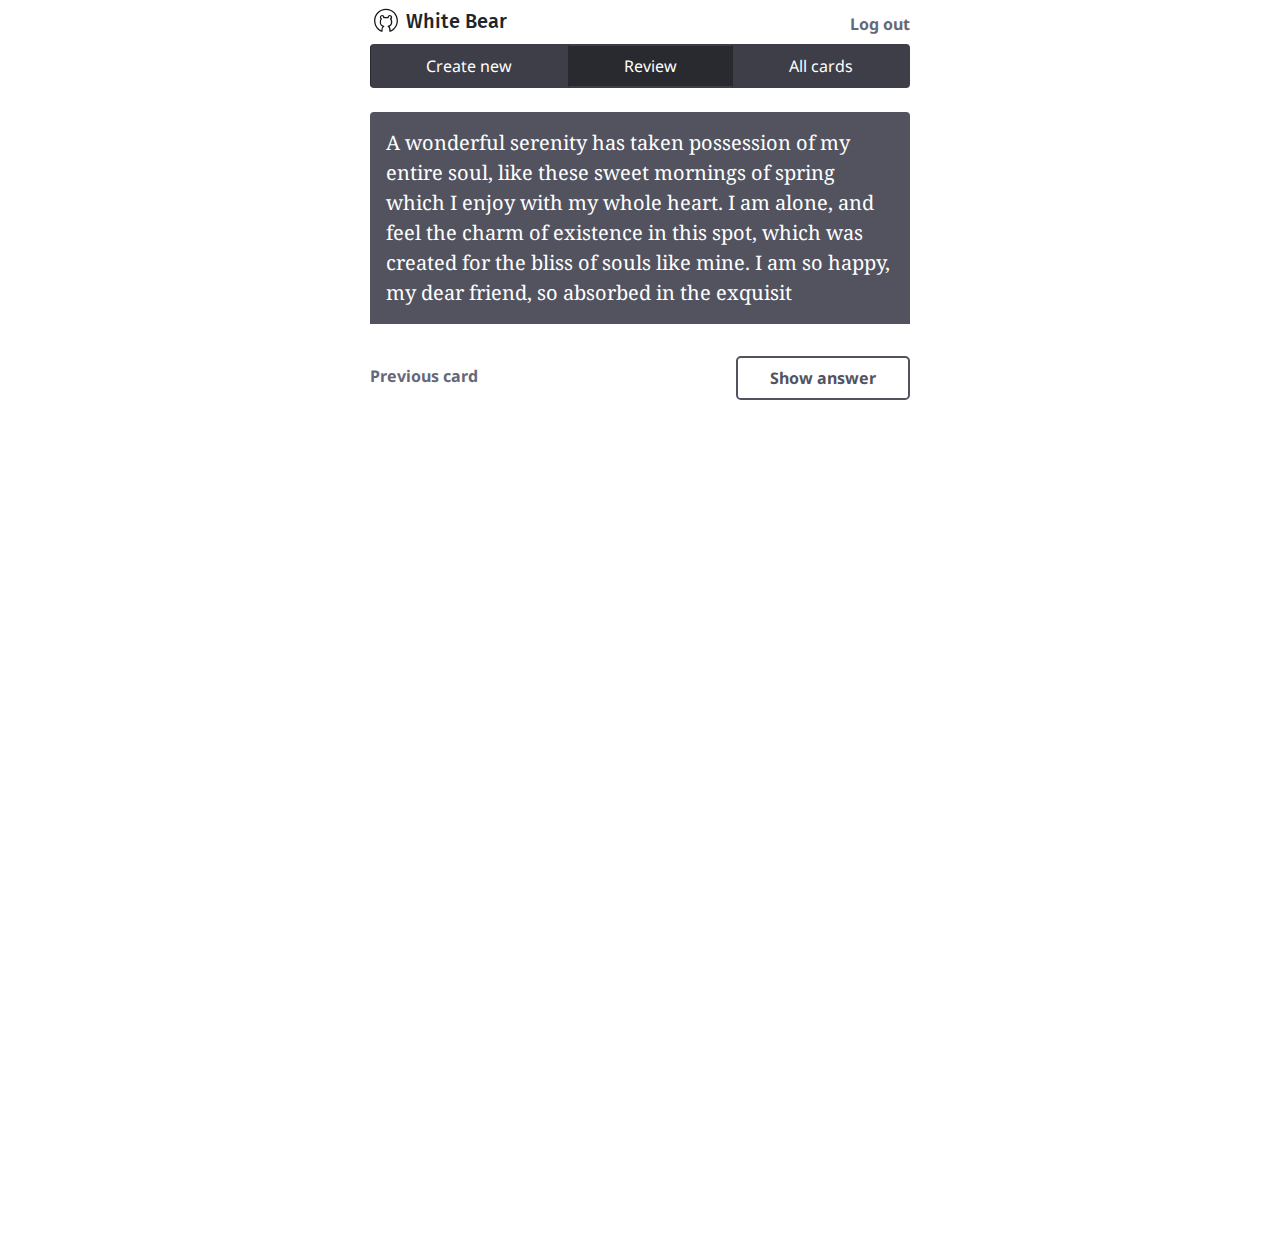
<file: review-imagery.html>
<html lang="en">
   <head>
      <meta charset="UTF-8" />
      <meta name="viewport" content="width=device-width, initial-scale=1.0" />
      <link rel="stylesheet" href="/style/dist.css" />

      <title>Review Cue</title>
   </head>
   <body>
      <div class="container">
         <div class="row mt-1">
            <!-- Header with logo -->
            <div
               class="col-12 col-xl-6 offset-xl-3 col-lg-8 offset-lg-2 col-md-10 offset-md-1"
            >
               <img
                  src="/icons/logo-app.svg"
                  width="32px;"
                  alt="White Bear Logo"
               />
               <h3 class="d-inline text-brand">White Bear</h3>
               <a
                  href="/index.html"
                  type="button"
                  class="btn btn-link float-right"
               >
                  Log out
               </a>

               <!-- Nav bar -->
               <div
                  class="btn-group d-flex mb-5"
                  role="navigation"
                  aria-label="navigation"
               >
                  <a
                     href="/create-answer.html"
                     type="button"
                     class="btn btn-secondary navigation-button tab-separator"
                  >
                     Create new
                  </a>
                  <a
                     href="/review-imagery.html"
                     type="button"
                     class="btn btn-secondary navigation-button tab-separator tab-active"
                  >
                     Review
                  </a>
                  <a
                     href="/all-cards.html"
                     type="button"
                     class="btn btn-secondary navigation-button tab-separator"
                  >
                     All cards
                  </a>
               </div>

               <!-- Card -->
               <div class="mb-5">
                  <div class="card bg-primary">
                     <div class="card-body">
                        <p>
                           A wonderful serenity has taken possession of my
                           entire soul, like these sweet mornings of spring
                           which I enjoy with my whole heart. I am alone, and
                           feel the charm of existence in this spot, which was
                           created for the bliss of souls like mine. I am so
                           happy, my dear friend, so absorbed in the exquisit
                        </p>
                     </div>
                  </div>
               </div>
               <button class="btn btn-link mt-2">Previous card</button>
               <div class="float-right mt-2 ml-5">
                  <a
                     href="/review-answer.html"
                     class="btn btn-lg btn-outline-primary mr-0"
                  >
                     Show answer
                  </a>
               </div>
            </div>
         </div>
      </div>
      <script
         src="https://code.jquery.com/jquery-3.5.1.min.js"
         integrity="sha256-9/aliU8dGd2tb6OSsuzixeV4y/faTqgFtohetphbbj0="
         crossorigin="anonymous"
      ></script>
      <script src="js/main.js"></script>
   </body>
</html>
</file>
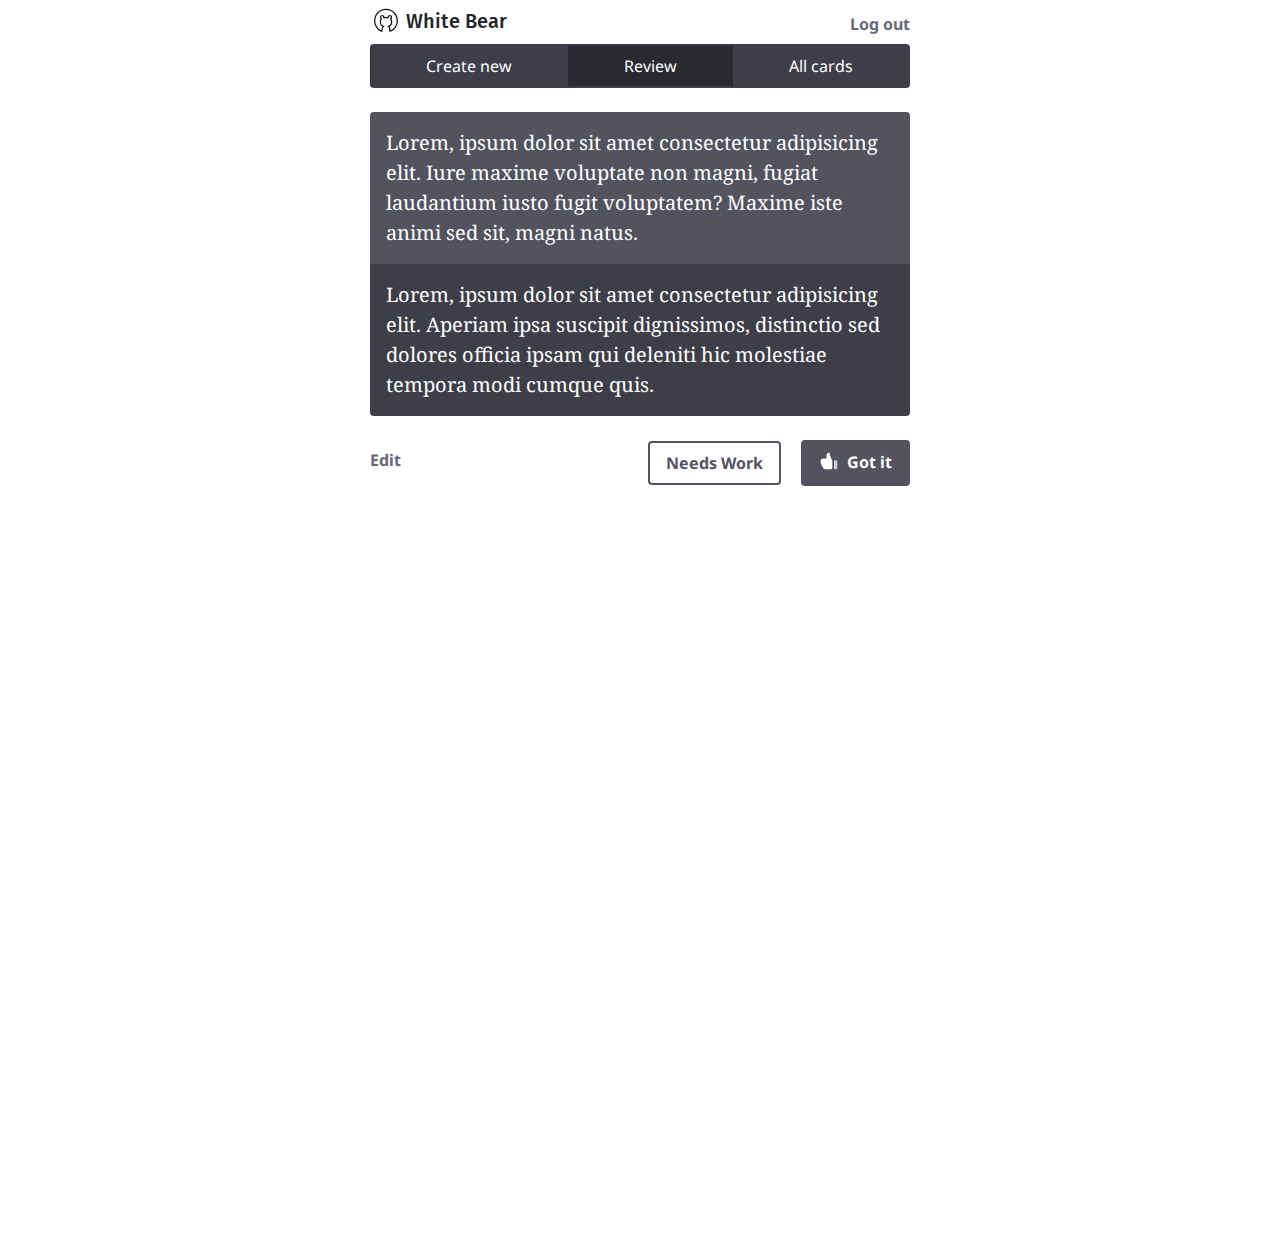
<file: review-page.html>
<html lang="en">
   <head>
      <meta charset="UTF-8" />
      <meta name="viewport" content="width=device-width, initial-scale=1.0" />
      <link rel="stylesheet" href="/style/dist.css" />
      <script
         src="https://code.jquery.com/jquery-3.5.1.min.js"
         integrity="sha256-9/aliU8dGd2tb6OSsuzixeV4y/faTqgFtohetphbbj0="
         crossorigin="anonymous"
      ></script>
      <title>Review Page</title>
   </head>
   <body>
      <div class="container">
         <div class="row mt-1">
            <!-- Header with logo -->
            <div
               class="col-12 col-xl-6 offset-xl-3 col-lg-8 offset-lg-2 col-md-10 offset-md-1"
            >
               <img
                  src="/icons/logo-app.svg"
                  width="32px;"
                  alt="White Bear Logo"
               />
               <h3 class="d-inline text-brand">White Bear</h3>
               <button class="btn btn-link float-right">
                  Log out
               </button>

               <!-- Nav bar -->
               <div
                  class="btn-group d-flex mb-5"
                  role="navigation"
                  aria-label="navigation"
               >
                  <a
                     href="create-imagery-3.html"
                     type="button"
                     class="btn btn-secondary navigation-button tab-separator"
                  >
                     Create new
                  </a>
                  <button
                     type="button"
                     class="btn btn-secondary navigation-button tab-separator tab-active"
                  >
                     Review
                  </button>
                  <a
                     href="all-cards-7.html"
                     type="button"
                     class="btn btn-secondary navigation-button tab-separator"
                  >
                     All cards
                  </a>
               </div>

               <!-- Card -->
               <div class="mb-5">
                  <div class="card bg-primary">
                     <div class="card-body">
                        <p>
                           Lorem, ipsum dolor sit amet consectetur adipisicing
                           elit. Iure maxime voluptate non magni, fugiat
                           laudantium iusto fugit voluptatem? Maxime iste animi
                           sed sit, magni natus.
                        </p>
                     </div>
                  </div>

                  <div class="card bg-secondary">
                     <div class="card-body">
                        <p>
                           Lorem, ipsum dolor sit amet consectetur adipisicing
                           elit. Aperiam ipsa suscipit dignissimos, distinctio
                           sed dolores officia ipsam qui deleniti hic molestiae
                           tempora modi cumque quis.
                        </p>
                     </div>
                  </div>
               </div>
               <button class="btn btn-link">Edit</button>
               <div class="float-right">
                  <button class="btn btn-outline-primary mr-4">
                     Needs Work
                  </button>
                  <button class="btn btn-primary">
                     <img
                        src="/icons/thumbs-up.svg"
                        width="20px"
                        style="margin-bottom: 5px;"
                        class="mr-2"
                     />Got it
                  </button>
               </div>
            </div>
         </div>
      </div>
      <script src="js/main.js"></script>
   </body>
</html>
</file>
<file: style/dist.css>
@charset "UTF-8";
@import url("https://fonts.googleapis.com/css2?family=Fira+Sans:wght@500&family=Noto+Sans:wght@400;700&family=Noto+Serif&display=swap");
/*!
 * Bootstrap v4.4.1 (https://getbootstrap.com/)
 * Copyright 2011-2019 The Bootstrap Authors
 * Copyright 2011-2019 Twitter, Inc.
 * Licensed under MIT (https://github.com/twbs/bootstrap/blob/master/LICENSE)
 */
:root {
  --blue: #007bff;
  --indigo: #6610f2;
  --purple: #6f42c1;
  --pink: #e83e8c;
  --red: #dc3545;
  --orange: #fd7e14;
  --yellow: #ffc107;
  --green: #28a745;
  --teal: #20c997;
  --cyan: #17a2b8;
  --white: #fff;
  --gray: #6c757d;
  --gray-dark: #343a40;
  --primary: #52535f;
  --secondary: #3d3e47;
  --success: #2f52b9;
  --info: #17a2b8;
  --warning: #ffc107;
  --danger: #a42443;
  --light: #e5e6e8;
  --dark: #292a30;
  --breakpoint-xs: 0;
  --breakpoint-sm: 576px;
  --breakpoint-md: 768px;
  --breakpoint-lg: 992px;
  --breakpoint-xl: 1200px;
  --font-family-sans-serif: "Noto Sans", "Fira Sans", sans-serif, "Apple Color Emoji", "Segoe UI Emoji", "Segoe UI Symbol", "Noto Color Emoji";
  --font-family-monospace: SFMono-Regular, Menlo, Monaco, Consolas, "Liberation Mono", "Courier New", monospace;
}

*,
*::before,
*::after {
  box-sizing: border-box;
}

html {
  font-family: sans-serif;
  line-height: 1.15;
  -webkit-text-size-adjust: 100%;
  -webkit-tap-highlight-color: rgba(0, 0, 0, 0);
}

article, aside, figcaption, figure, footer, header, hgroup, main, nav, section {
  display: block;
}

body {
  margin: 0;
  font-family: -apple-system, BlinkMacSystemFont, "Segoe UI", Roboto, "Helvetica Neue", Arial, "Noto Sans", sans-serif, "Apple Color Emoji", "Segoe UI Emoji", "Segoe UI Symbol", "Noto Color Emoji";
  font-size: 1rem;
  font-weight: 400;
  line-height: 1.5;
  color: #212529;
  text-align: left;
  background-color: #fff;
}

[tabindex="-1"]:focus:not(:focus-visible) {
  outline: 0 !important;
}

hr {
  box-sizing: content-box;
  height: 0;
  overflow: visible;
}

h1, h2, h3, h4, h5, h6 {
  margin-top: 0;
  margin-bottom: 0.5rem;
}

p {
  margin-top: 0;
  margin-bottom: 0;
}

abbr[title],
abbr[data-original-title] {
  text-decoration: underline;
  text-decoration: underline dotted;
  cursor: help;
  border-bottom: 0;
  text-decoration-skip-ink: none;
}

address {
  margin-bottom: 1rem;
  font-style: normal;
  line-height: inherit;
}

ol,
ul,
dl {
  margin-top: 0;
  margin-bottom: 1rem;
}

ol ol,
ul ul,
ol ul,
ul ol {
  margin-bottom: 0;
}

dt {
  font-weight: 700;
}

dd {
  margin-bottom: 0.5rem;
  margin-left: 0;
}

blockquote {
  margin: 0 0 1rem;
}

b,
strong {
  font-weight: bolder;
}

small {
  font-size: 80%;
}

sub,
sup {
  position: relative;
  font-size: 75%;
  line-height: 0;
  vertical-align: baseline;
}

sub {
  bottom: -0.25em;
}

sup {
  top: -0.5em;
}

a {
  color: #52535f;
  text-decoration: none;
  background-color: transparent;
}
a:hover {
  color: #2f2f36;
  text-decoration: underline;
}

a:not([href]) {
  color: inherit;
  text-decoration: none;
}
a:not([href]):hover {
  color: inherit;
  text-decoration: none;
}

pre,
code,
kbd,
samp {
  font-family: SFMono-Regular, Menlo, Monaco, Consolas, "Liberation Mono", "Courier New", monospace;
  font-size: 1em;
}

pre {
  margin-top: 0;
  margin-bottom: 1rem;
  overflow: auto;
}

figure {
  margin: 0 0 1rem;
}

img {
  vertical-align: middle;
  border-style: none;
}

svg {
  overflow: hidden;
  vertical-align: middle;
}

table {
  border-collapse: collapse;
}

caption {
  padding-top: 0.75rem;
  padding-bottom: 0.75rem;
  color: #6c757d;
  text-align: left;
  caption-side: bottom;
}

th {
  text-align: inherit;
}

label {
  display: inline-block;
  margin-bottom: 0.5rem;
}

button {
  border-radius: 0;
}

button:focus {
  outline: 1px dotted;
  outline: 5px auto -webkit-focus-ring-color;
}

input,
button,
select,
optgroup,
textarea {
  margin: 0;
  font-family: inherit;
  font-size: inherit;
  line-height: inherit;
}

button,
input {
  overflow: visible;
}

button,
select {
  text-transform: none;
}

select {
  word-wrap: normal;
}

button,
[type=button],
[type=reset],
[type=submit] {
  -webkit-appearance: button;
}

button:not(:disabled),
[type=button]:not(:disabled),
[type=reset]:not(:disabled),
[type=submit]:not(:disabled) {
  cursor: pointer;
}

button::-moz-focus-inner,
[type=button]::-moz-focus-inner,
[type=reset]::-moz-focus-inner,
[type=submit]::-moz-focus-inner {
  padding: 0;
  border-style: none;
}

input[type=radio],
input[type=checkbox] {
  box-sizing: border-box;
  padding: 0;
}

input[type=date],
input[type=time],
input[type=datetime-local],
input[type=month] {
  -webkit-appearance: listbox;
}

textarea {
  overflow: auto;
  resize: vertical;
}

fieldset {
  min-width: 0;
  padding: 0;
  margin: 0;
  border: 0;
}

legend {
  display: block;
  width: 100%;
  max-width: 100%;
  padding: 0;
  margin-bottom: 0.5rem;
  font-size: 1.5rem;
  line-height: inherit;
  color: inherit;
  white-space: normal;
}

progress {
  vertical-align: baseline;
}

[type=number]::-webkit-inner-spin-button,
[type=number]::-webkit-outer-spin-button {
  height: auto;
}

[type=search] {
  outline-offset: -2px;
  -webkit-appearance: none;
}

[type=search]::-webkit-search-decoration {
  -webkit-appearance: none;
}

::-webkit-file-upload-button {
  font: inherit;
  -webkit-appearance: button;
}

output {
  display: inline-block;
}

summary {
  display: list-item;
  cursor: pointer;
}

template {
  display: none;
}

[hidden] {
  display: none !important;
}

h1, h2, h3, h4, h5, h6,
.h1, .h2, .h3, .h4, .h5, .h6 {
  margin-bottom: 0.5rem;
  font-weight: 500;
  line-height: 1.2;
}

h1, .h1 {
  font-size: 3.75rem;
}

h2, .h2 {
  font-size: 1.6875rem;
}

h3, .h3 {
  font-size: 1.25rem;
}

h4, .h4 {
  font-size: 1.25rem;
}

h5, .h5 {
  font-size: 1rem;
}

h6, .h6 {
  font-size: 1rem;
}

.lead {
  font-size: 1.25rem;
  font-weight: 400;
}

.display-1 {
  font-size: 6rem;
  font-weight: 300;
  line-height: 1.2;
}

.display-2 {
  font-size: 5.5rem;
  font-weight: 300;
  line-height: 1.2;
}

.display-3 {
  font-size: 4.5rem;
  font-weight: 300;
  line-height: 1.2;
}

.display-4 {
  font-size: 3.5rem;
  font-weight: 300;
  line-height: 1.2;
}

hr {
  margin-top: 1rem;
  margin-bottom: 1rem;
  border: 0;
  border-top: 1px solid rgba(0, 0, 0, 0.1);
}

small,
.small {
  font-size: 80%;
  font-weight: 400;
}

mark,
.mark {
  padding: 0.2em;
  background-color: #fcf8e3;
}

.list-unstyled {
  padding-left: 0;
  list-style: none;
}

.list-inline {
  padding-left: 0;
  list-style: none;
}

.list-inline-item {
  display: inline-block;
}
.list-inline-item:not(:last-child) {
  margin-right: 0.5rem;
}

.initialism {
  font-size: 90%;
  text-transform: uppercase;
}

.blockquote {
  margin-bottom: 16;
  font-size: 1.25rem;
}

.blockquote-footer {
  display: block;
  font-size: 80%;
  color: #6c757d;
}
.blockquote-footer::before {
  content: "— ";
}

.img-fluid {
  max-width: 100%;
  height: auto;
}

.img-thumbnail {
  padding: 0.25rem;
  background-color: #fff;
  border: 1px solid #dee2e6;
  border-radius: 0.25rem;
  max-width: 100%;
  height: auto;
}

.figure {
  display: inline-block;
}

.figure-img {
  margin-bottom: 8;
  line-height: 1;
}

.figure-caption {
  font-size: 90%;
  color: #6c757d;
}

code {
  font-size: 87.5%;
  color: #e83e8c;
  word-wrap: break-word;
}
a > code {
  color: inherit;
}

kbd {
  padding: 0.2rem 0.4rem;
  font-size: 87.5%;
  color: #fff;
  background-color: #212529;
  border-radius: 4px;
}
kbd kbd {
  padding: 0;
  font-size: 100%;
  font-weight: 700;
}

pre {
  display: block;
  font-size: 87.5%;
  color: #212529;
}
pre code {
  font-size: inherit;
  color: inherit;
  word-break: normal;
}

.pre-scrollable {
  max-height: 340px;
  overflow-y: scroll;
}

.container {
  width: 100%;
  padding-right: 15px;
  padding-left: 15px;
  margin-right: auto;
  margin-left: auto;
}
@media (min-width: 576px) {
  .container {
    max-width: 540px;
  }
}
@media (min-width: 768px) {
  .container {
    max-width: 720px;
  }
}
@media (min-width: 992px) {
  .container {
    max-width: 960px;
  }
}
@media (min-width: 1200px) {
  .container {
    max-width: 1140px;
  }
}

.container-fluid, .container-xl, .container-lg, .container-md, .container-sm {
  width: 100%;
  padding-right: 15px;
  padding-left: 15px;
  margin-right: auto;
  margin-left: auto;
}

@media (min-width: 576px) {
  .container-sm, .container {
    max-width: 540px;
  }
}
@media (min-width: 768px) {
  .container-md, .container-sm, .container {
    max-width: 720px;
  }
}
@media (min-width: 992px) {
  .container-lg, .container-md, .container-sm, .container {
    max-width: 960px;
  }
}
@media (min-width: 1200px) {
  .container-xl, .container-lg, .container-md, .container-sm, .container {
    max-width: 1140px;
  }
}
.row {
  display: flex;
  flex-wrap: wrap;
  margin-right: -15px;
  margin-left: -15px;
}

.no-gutters {
  margin-right: 0;
  margin-left: 0;
}
.no-gutters > .col,
.no-gutters > [class*=col-] {
  padding-right: 0;
  padding-left: 0;
}

.col-xl,
.col-xl-auto, .col-xl-12, .col-xl-11, .col-xl-10, .col-xl-9, .col-xl-8, .col-xl-7, .col-xl-6, .col-xl-5, .col-xl-4, .col-xl-3, .col-xl-2, .col-xl-1, .col-lg,
.col-lg-auto, .col-lg-12, .col-lg-11, .col-lg-10, .col-lg-9, .col-lg-8, .col-lg-7, .col-lg-6, .col-lg-5, .col-lg-4, .col-lg-3, .col-lg-2, .col-lg-1, .col-md,
.col-md-auto, .col-md-12, .col-md-11, .col-md-10, .col-md-9, .col-md-8, .col-md-7, .col-md-6, .col-md-5, .col-md-4, .col-md-3, .col-md-2, .col-md-1, .col-sm,
.col-sm-auto, .col-sm-12, .col-sm-11, .col-sm-10, .col-sm-9, .col-sm-8, .col-sm-7, .col-sm-6, .col-sm-5, .col-sm-4, .col-sm-3, .col-sm-2, .col-sm-1, .col,
.col-auto, .col-12, .col-11, .col-10, .col-9, .col-8, .col-7, .col-6, .col-5, .col-4, .col-3, .col-2, .col-1 {
  position: relative;
  width: 100%;
  padding-right: 15px;
  padding-left: 15px;
}

.col {
  flex-basis: 0;
  flex-grow: 1;
  max-width: 100%;
}

.row-cols-1 > * {
  flex: 0 0 100%;
  max-width: 100%;
}

.row-cols-2 > * {
  flex: 0 0 50%;
  max-width: 50%;
}

.row-cols-3 > * {
  flex: 0 0 33.3333333333%;
  max-width: 33.3333333333%;
}

.row-cols-4 > * {
  flex: 0 0 25%;
  max-width: 25%;
}

.row-cols-5 > * {
  flex: 0 0 20%;
  max-width: 20%;
}

.row-cols-6 > * {
  flex: 0 0 16.6666666667%;
  max-width: 16.6666666667%;
}

.col-auto {
  flex: 0 0 auto;
  width: auto;
  max-width: 100%;
}

.col-1 {
  flex: 0 0 8.3333333333%;
  max-width: 8.3333333333%;
}

.col-2 {
  flex: 0 0 16.6666666667%;
  max-width: 16.6666666667%;
}

.col-3 {
  flex: 0 0 25%;
  max-width: 25%;
}

.col-4 {
  flex: 0 0 33.3333333333%;
  max-width: 33.3333333333%;
}

.col-5 {
  flex: 0 0 41.6666666667%;
  max-width: 41.6666666667%;
}

.col-6 {
  flex: 0 0 50%;
  max-width: 50%;
}

.col-7 {
  flex: 0 0 58.3333333333%;
  max-width: 58.3333333333%;
}

.col-8 {
  flex: 0 0 66.6666666667%;
  max-width: 66.6666666667%;
}

.col-9 {
  flex: 0 0 75%;
  max-width: 75%;
}

.col-10 {
  flex: 0 0 83.3333333333%;
  max-width: 83.3333333333%;
}

.col-11 {
  flex: 0 0 91.6666666667%;
  max-width: 91.6666666667%;
}

.col-12 {
  flex: 0 0 100%;
  max-width: 100%;
}

.order-first {
  order: -1;
}

.order-last {
  order: 13;
}

.order-0 {
  order: 0;
}

.order-1 {
  order: 1;
}

.order-2 {
  order: 2;
}

.order-3 {
  order: 3;
}

.order-4 {
  order: 4;
}

.order-5 {
  order: 5;
}

.order-6 {
  order: 6;
}

.order-7 {
  order: 7;
}

.order-8 {
  order: 8;
}

.order-9 {
  order: 9;
}

.order-10 {
  order: 10;
}

.order-11 {
  order: 11;
}

.order-12 {
  order: 12;
}

.offset-1 {
  margin-left: 8.3333333333%;
}

.offset-2 {
  margin-left: 16.6666666667%;
}

.offset-3 {
  margin-left: 25%;
}

.offset-4 {
  margin-left: 33.3333333333%;
}

.offset-5 {
  margin-left: 41.6666666667%;
}

.offset-6 {
  margin-left: 50%;
}

.offset-7 {
  margin-left: 58.3333333333%;
}

.offset-8 {
  margin-left: 66.6666666667%;
}

.offset-9 {
  margin-left: 75%;
}

.offset-10 {
  margin-left: 83.3333333333%;
}

.offset-11 {
  margin-left: 91.6666666667%;
}

@media (min-width: 576px) {
  .col-sm {
    flex-basis: 0;
    flex-grow: 1;
    max-width: 100%;
  }

  .row-cols-sm-1 > * {
    flex: 0 0 100%;
    max-width: 100%;
  }

  .row-cols-sm-2 > * {
    flex: 0 0 50%;
    max-width: 50%;
  }

  .row-cols-sm-3 > * {
    flex: 0 0 33.3333333333%;
    max-width: 33.3333333333%;
  }

  .row-cols-sm-4 > * {
    flex: 0 0 25%;
    max-width: 25%;
  }

  .row-cols-sm-5 > * {
    flex: 0 0 20%;
    max-width: 20%;
  }

  .row-cols-sm-6 > * {
    flex: 0 0 16.6666666667%;
    max-width: 16.6666666667%;
  }

  .col-sm-auto {
    flex: 0 0 auto;
    width: auto;
    max-width: 100%;
  }

  .col-sm-1 {
    flex: 0 0 8.3333333333%;
    max-width: 8.3333333333%;
  }

  .col-sm-2 {
    flex: 0 0 16.6666666667%;
    max-width: 16.6666666667%;
  }

  .col-sm-3 {
    flex: 0 0 25%;
    max-width: 25%;
  }

  .col-sm-4 {
    flex: 0 0 33.3333333333%;
    max-width: 33.3333333333%;
  }

  .col-sm-5 {
    flex: 0 0 41.6666666667%;
    max-width: 41.6666666667%;
  }

  .col-sm-6 {
    flex: 0 0 50%;
    max-width: 50%;
  }

  .col-sm-7 {
    flex: 0 0 58.3333333333%;
    max-width: 58.3333333333%;
  }

  .col-sm-8 {
    flex: 0 0 66.6666666667%;
    max-width: 66.6666666667%;
  }

  .col-sm-9 {
    flex: 0 0 75%;
    max-width: 75%;
  }

  .col-sm-10 {
    flex: 0 0 83.3333333333%;
    max-width: 83.3333333333%;
  }

  .col-sm-11 {
    flex: 0 0 91.6666666667%;
    max-width: 91.6666666667%;
  }

  .col-sm-12 {
    flex: 0 0 100%;
    max-width: 100%;
  }

  .order-sm-first {
    order: -1;
  }

  .order-sm-last {
    order: 13;
  }

  .order-sm-0 {
    order: 0;
  }

  .order-sm-1 {
    order: 1;
  }

  .order-sm-2 {
    order: 2;
  }

  .order-sm-3 {
    order: 3;
  }

  .order-sm-4 {
    order: 4;
  }

  .order-sm-5 {
    order: 5;
  }

  .order-sm-6 {
    order: 6;
  }

  .order-sm-7 {
    order: 7;
  }

  .order-sm-8 {
    order: 8;
  }

  .order-sm-9 {
    order: 9;
  }

  .order-sm-10 {
    order: 10;
  }

  .order-sm-11 {
    order: 11;
  }

  .order-sm-12 {
    order: 12;
  }

  .offset-sm-0 {
    margin-left: 0;
  }

  .offset-sm-1 {
    margin-left: 8.3333333333%;
  }

  .offset-sm-2 {
    margin-left: 16.6666666667%;
  }

  .offset-sm-3 {
    margin-left: 25%;
  }

  .offset-sm-4 {
    margin-left: 33.3333333333%;
  }

  .offset-sm-5 {
    margin-left: 41.6666666667%;
  }

  .offset-sm-6 {
    margin-left: 50%;
  }

  .offset-sm-7 {
    margin-left: 58.3333333333%;
  }

  .offset-sm-8 {
    margin-left: 66.6666666667%;
  }

  .offset-sm-9 {
    margin-left: 75%;
  }

  .offset-sm-10 {
    margin-left: 83.3333333333%;
  }

  .offset-sm-11 {
    margin-left: 91.6666666667%;
  }
}
@media (min-width: 768px) {
  .col-md {
    flex-basis: 0;
    flex-grow: 1;
    max-width: 100%;
  }

  .row-cols-md-1 > * {
    flex: 0 0 100%;
    max-width: 100%;
  }

  .row-cols-md-2 > * {
    flex: 0 0 50%;
    max-width: 50%;
  }

  .row-cols-md-3 > * {
    flex: 0 0 33.3333333333%;
    max-width: 33.3333333333%;
  }

  .row-cols-md-4 > * {
    flex: 0 0 25%;
    max-width: 25%;
  }

  .row-cols-md-5 > * {
    flex: 0 0 20%;
    max-width: 20%;
  }

  .row-cols-md-6 > * {
    flex: 0 0 16.6666666667%;
    max-width: 16.6666666667%;
  }

  .col-md-auto {
    flex: 0 0 auto;
    width: auto;
    max-width: 100%;
  }

  .col-md-1 {
    flex: 0 0 8.3333333333%;
    max-width: 8.3333333333%;
  }

  .col-md-2 {
    flex: 0 0 16.6666666667%;
    max-width: 16.6666666667%;
  }

  .col-md-3 {
    flex: 0 0 25%;
    max-width: 25%;
  }

  .col-md-4 {
    flex: 0 0 33.3333333333%;
    max-width: 33.3333333333%;
  }

  .col-md-5 {
    flex: 0 0 41.6666666667%;
    max-width: 41.6666666667%;
  }

  .col-md-6 {
    flex: 0 0 50%;
    max-width: 50%;
  }

  .col-md-7 {
    flex: 0 0 58.3333333333%;
    max-width: 58.3333333333%;
  }

  .col-md-8 {
    flex: 0 0 66.6666666667%;
    max-width: 66.6666666667%;
  }

  .col-md-9 {
    flex: 0 0 75%;
    max-width: 75%;
  }

  .col-md-10 {
    flex: 0 0 83.3333333333%;
    max-width: 83.3333333333%;
  }

  .col-md-11 {
    flex: 0 0 91.6666666667%;
    max-width: 91.6666666667%;
  }

  .col-md-12 {
    flex: 0 0 100%;
    max-width: 100%;
  }

  .order-md-first {
    order: -1;
  }

  .order-md-last {
    order: 13;
  }

  .order-md-0 {
    order: 0;
  }

  .order-md-1 {
    order: 1;
  }

  .order-md-2 {
    order: 2;
  }

  .order-md-3 {
    order: 3;
  }

  .order-md-4 {
    order: 4;
  }

  .order-md-5 {
    order: 5;
  }

  .order-md-6 {
    order: 6;
  }

  .order-md-7 {
    order: 7;
  }

  .order-md-8 {
    order: 8;
  }

  .order-md-9 {
    order: 9;
  }

  .order-md-10 {
    order: 10;
  }

  .order-md-11 {
    order: 11;
  }

  .order-md-12 {
    order: 12;
  }

  .offset-md-0 {
    margin-left: 0;
  }

  .offset-md-1 {
    margin-left: 8.3333333333%;
  }

  .offset-md-2 {
    margin-left: 16.6666666667%;
  }

  .offset-md-3 {
    margin-left: 25%;
  }

  .offset-md-4 {
    margin-left: 33.3333333333%;
  }

  .offset-md-5 {
    margin-left: 41.6666666667%;
  }

  .offset-md-6 {
    margin-left: 50%;
  }

  .offset-md-7 {
    margin-left: 58.3333333333%;
  }

  .offset-md-8 {
    margin-left: 66.6666666667%;
  }

  .offset-md-9 {
    margin-left: 75%;
  }

  .offset-md-10 {
    margin-left: 83.3333333333%;
  }

  .offset-md-11 {
    margin-left: 91.6666666667%;
  }
}
@media (min-width: 992px) {
  .col-lg {
    flex-basis: 0;
    flex-grow: 1;
    max-width: 100%;
  }

  .row-cols-lg-1 > * {
    flex: 0 0 100%;
    max-width: 100%;
  }

  .row-cols-lg-2 > * {
    flex: 0 0 50%;
    max-width: 50%;
  }

  .row-cols-lg-3 > * {
    flex: 0 0 33.3333333333%;
    max-width: 33.3333333333%;
  }

  .row-cols-lg-4 > * {
    flex: 0 0 25%;
    max-width: 25%;
  }

  .row-cols-lg-5 > * {
    flex: 0 0 20%;
    max-width: 20%;
  }

  .row-cols-lg-6 > * {
    flex: 0 0 16.6666666667%;
    max-width: 16.6666666667%;
  }

  .col-lg-auto {
    flex: 0 0 auto;
    width: auto;
    max-width: 100%;
  }

  .col-lg-1 {
    flex: 0 0 8.3333333333%;
    max-width: 8.3333333333%;
  }

  .col-lg-2 {
    flex: 0 0 16.6666666667%;
    max-width: 16.6666666667%;
  }

  .col-lg-3 {
    flex: 0 0 25%;
    max-width: 25%;
  }

  .col-lg-4 {
    flex: 0 0 33.3333333333%;
    max-width: 33.3333333333%;
  }

  .col-lg-5 {
    flex: 0 0 41.6666666667%;
    max-width: 41.6666666667%;
  }

  .col-lg-6 {
    flex: 0 0 50%;
    max-width: 50%;
  }

  .col-lg-7 {
    flex: 0 0 58.3333333333%;
    max-width: 58.3333333333%;
  }

  .col-lg-8 {
    flex: 0 0 66.6666666667%;
    max-width: 66.6666666667%;
  }

  .col-lg-9 {
    flex: 0 0 75%;
    max-width: 75%;
  }

  .col-lg-10 {
    flex: 0 0 83.3333333333%;
    max-width: 83.3333333333%;
  }

  .col-lg-11 {
    flex: 0 0 91.6666666667%;
    max-width: 91.6666666667%;
  }

  .col-lg-12 {
    flex: 0 0 100%;
    max-width: 100%;
  }

  .order-lg-first {
    order: -1;
  }

  .order-lg-last {
    order: 13;
  }

  .order-lg-0 {
    order: 0;
  }

  .order-lg-1 {
    order: 1;
  }

  .order-lg-2 {
    order: 2;
  }

  .order-lg-3 {
    order: 3;
  }

  .order-lg-4 {
    order: 4;
  }

  .order-lg-5 {
    order: 5;
  }

  .order-lg-6 {
    order: 6;
  }

  .order-lg-7 {
    order: 7;
  }

  .order-lg-8 {
    order: 8;
  }

  .order-lg-9 {
    order: 9;
  }

  .order-lg-10 {
    order: 10;
  }

  .order-lg-11 {
    order: 11;
  }

  .order-lg-12 {
    order: 12;
  }

  .offset-lg-0 {
    margin-left: 0;
  }

  .offset-lg-1 {
    margin-left: 8.3333333333%;
  }

  .offset-lg-2 {
    margin-left: 16.6666666667%;
  }

  .offset-lg-3 {
    margin-left: 25%;
  }

  .offset-lg-4 {
    margin-left: 33.3333333333%;
  }

  .offset-lg-5 {
    margin-left: 41.6666666667%;
  }

  .offset-lg-6 {
    margin-left: 50%;
  }

  .offset-lg-7 {
    margin-left: 58.3333333333%;
  }

  .offset-lg-8 {
    margin-left: 66.6666666667%;
  }

  .offset-lg-9 {
    margin-left: 75%;
  }

  .offset-lg-10 {
    margin-left: 83.3333333333%;
  }

  .offset-lg-11 {
    margin-left: 91.6666666667%;
  }
}
@media (min-width: 1200px) {
  .col-xl {
    flex-basis: 0;
    flex-grow: 1;
    max-width: 100%;
  }

  .row-cols-xl-1 > * {
    flex: 0 0 100%;
    max-width: 100%;
  }

  .row-cols-xl-2 > * {
    flex: 0 0 50%;
    max-width: 50%;
  }

  .row-cols-xl-3 > * {
    flex: 0 0 33.3333333333%;
    max-width: 33.3333333333%;
  }

  .row-cols-xl-4 > * {
    flex: 0 0 25%;
    max-width: 25%;
  }

  .row-cols-xl-5 > * {
    flex: 0 0 20%;
    max-width: 20%;
  }

  .row-cols-xl-6 > * {
    flex: 0 0 16.6666666667%;
    max-width: 16.6666666667%;
  }

  .col-xl-auto {
    flex: 0 0 auto;
    width: auto;
    max-width: 100%;
  }

  .col-xl-1 {
    flex: 0 0 8.3333333333%;
    max-width: 8.3333333333%;
  }

  .col-xl-2 {
    flex: 0 0 16.6666666667%;
    max-width: 16.6666666667%;
  }

  .col-xl-3 {
    flex: 0 0 25%;
    max-width: 25%;
  }

  .col-xl-4 {
    flex: 0 0 33.3333333333%;
    max-width: 33.3333333333%;
  }

  .col-xl-5 {
    flex: 0 0 41.6666666667%;
    max-width: 41.6666666667%;
  }

  .col-xl-6 {
    flex: 0 0 50%;
    max-width: 50%;
  }

  .col-xl-7 {
    flex: 0 0 58.3333333333%;
    max-width: 58.3333333333%;
  }

  .col-xl-8 {
    flex: 0 0 66.6666666667%;
    max-width: 66.6666666667%;
  }

  .col-xl-9 {
    flex: 0 0 75%;
    max-width: 75%;
  }

  .col-xl-10 {
    flex: 0 0 83.3333333333%;
    max-width: 83.3333333333%;
  }

  .col-xl-11 {
    flex: 0 0 91.6666666667%;
    max-width: 91.6666666667%;
  }

  .col-xl-12 {
    flex: 0 0 100%;
    max-width: 100%;
  }

  .order-xl-first {
    order: -1;
  }

  .order-xl-last {
    order: 13;
  }

  .order-xl-0 {
    order: 0;
  }

  .order-xl-1 {
    order: 1;
  }

  .order-xl-2 {
    order: 2;
  }

  .order-xl-3 {
    order: 3;
  }

  .order-xl-4 {
    order: 4;
  }

  .order-xl-5 {
    order: 5;
  }

  .order-xl-6 {
    order: 6;
  }

  .order-xl-7 {
    order: 7;
  }

  .order-xl-8 {
    order: 8;
  }

  .order-xl-9 {
    order: 9;
  }

  .order-xl-10 {
    order: 10;
  }

  .order-xl-11 {
    order: 11;
  }

  .order-xl-12 {
    order: 12;
  }

  .offset-xl-0 {
    margin-left: 0;
  }

  .offset-xl-1 {
    margin-left: 8.3333333333%;
  }

  .offset-xl-2 {
    margin-left: 16.6666666667%;
  }

  .offset-xl-3 {
    margin-left: 25%;
  }

  .offset-xl-4 {
    margin-left: 33.3333333333%;
  }

  .offset-xl-5 {
    margin-left: 41.6666666667%;
  }

  .offset-xl-6 {
    margin-left: 50%;
  }

  .offset-xl-7 {
    margin-left: 58.3333333333%;
  }

  .offset-xl-8 {
    margin-left: 66.6666666667%;
  }

  .offset-xl-9 {
    margin-left: 75%;
  }

  .offset-xl-10 {
    margin-left: 83.3333333333%;
  }

  .offset-xl-11 {
    margin-left: 91.6666666667%;
  }
}
.table {
  width: 100%;
  margin-bottom: 16;
  color: #212529;
}
.table th,
.table td {
  padding: 0.75rem;
  vertical-align: top;
  border-top: 1px solid #dee2e6;
}
.table thead th {
  vertical-align: bottom;
  border-bottom: 2px solid #dee2e6;
}
.table tbody + tbody {
  border-top: 2px solid #dee2e6;
}

.table-sm th,
.table-sm td {
  padding: 0.3rem;
}

.table-bordered {
  border: 1px solid #dee2e6;
}
.table-bordered th,
.table-bordered td {
  border: 1px solid #dee2e6;
}
.table-bordered thead th,
.table-bordered thead td {
  border-bottom-width: 2px;
}

.table-borderless th,
.table-borderless td,
.table-borderless thead th,
.table-borderless tbody + tbody {
  border: 0;
}

.table-striped tbody tr:nth-of-type(odd) {
  background-color: rgba(0, 0, 0, 0.05);
}

.table-hover tbody tr:hover {
  color: #212529;
  background-color: rgba(0, 0, 0, 0.075);
}

.table-primary,
.table-primary > th,
.table-primary > td {
  background-color: #cfcfd2;
}
.table-primary th,
.table-primary td,
.table-primary thead th,
.table-primary tbody + tbody {
  border-color: #a5a6ac;
}

.table-hover .table-primary:hover {
  background-color: #c2c2c6;
}
.table-hover .table-primary:hover > td,
.table-hover .table-primary:hover > th {
  background-color: #c2c2c6;
}

.table-secondary,
.table-secondary > th,
.table-secondary > td {
  background-color: #c9c9cb;
}
.table-secondary th,
.table-secondary td,
.table-secondary thead th,
.table-secondary tbody + tbody {
  border-color: #9a9b9f;
}

.table-hover .table-secondary:hover {
  background-color: #bcbcbe;
}
.table-hover .table-secondary:hover > td,
.table-hover .table-secondary:hover > th {
  background-color: #bcbcbe;
}

.table-success,
.table-success > th,
.table-success > td {
  background-color: #c5cfeb;
}
.table-success th,
.table-success td,
.table-success thead th,
.table-success tbody + tbody {
  border-color: #93a5db;
}

.table-hover .table-success:hover {
  background-color: #b2bfe4;
}
.table-hover .table-success:hover > td,
.table-hover .table-success:hover > th {
  background-color: #b2bfe4;
}

.table-info,
.table-info > th,
.table-info > td {
  background-color: #bee5eb;
}
.table-info th,
.table-info td,
.table-info thead th,
.table-info tbody + tbody {
  border-color: #86cfda;
}

.table-hover .table-info:hover {
  background-color: #abdde5;
}
.table-hover .table-info:hover > td,
.table-hover .table-info:hover > th {
  background-color: #abdde5;
}

.table-warning,
.table-warning > th,
.table-warning > td {
  background-color: #ffeeba;
}
.table-warning th,
.table-warning td,
.table-warning thead th,
.table-warning tbody + tbody {
  border-color: #ffdf7e;
}

.table-hover .table-warning:hover {
  background-color: #ffe8a1;
}
.table-hover .table-warning:hover > td,
.table-hover .table-warning:hover > th {
  background-color: #ffe8a1;
}

.table-danger,
.table-danger > th,
.table-danger > td {
  background-color: #e6c2ca;
}
.table-danger th,
.table-danger td,
.table-danger thead th,
.table-danger tbody + tbody {
  border-color: #d08d9d;
}

.table-hover .table-danger:hover {
  background-color: #dfb0ba;
}
.table-hover .table-danger:hover > td,
.table-hover .table-danger:hover > th {
  background-color: #dfb0ba;
}

.table-light,
.table-light > th,
.table-light > td {
  background-color: #f8f8f9;
}
.table-light th,
.table-light td,
.table-light thead th,
.table-light tbody + tbody {
  border-color: #f1f2f3;
}

.table-hover .table-light:hover {
  background-color: #eaeaed;
}
.table-hover .table-light:hover > td,
.table-hover .table-light:hover > th {
  background-color: #eaeaed;
}

.table-dark,
.table-dark > th,
.table-dark > td {
  background-color: #c3c3c5;
}
.table-dark th,
.table-dark td,
.table-dark thead th,
.table-dark tbody + tbody {
  border-color: #909093;
}

.table-hover .table-dark:hover {
  background-color: #b6b6b8;
}
.table-hover .table-dark:hover > td,
.table-hover .table-dark:hover > th {
  background-color: #b6b6b8;
}

.table-active,
.table-active > th,
.table-active > td {
  background-color: rgba(0, 0, 0, 0.075);
}

.table-hover .table-active:hover {
  background-color: rgba(0, 0, 0, 0.075);
}
.table-hover .table-active:hover > td,
.table-hover .table-active:hover > th {
  background-color: rgba(0, 0, 0, 0.075);
}

.table .thead-dark th {
  color: #fff;
  background-color: #343a40;
  border-color: #454d55;
}
.table .thead-light th {
  color: #495057;
  background-color: #e9ecef;
  border-color: #dee2e6;
}

.table-dark {
  color: #fff;
  background-color: #343a40;
}
.table-dark th,
.table-dark td,
.table-dark thead th {
  border-color: #454d55;
}
.table-dark.table-bordered {
  border: 0;
}
.table-dark.table-striped tbody tr:nth-of-type(odd) {
  background-color: rgba(255, 255, 255, 0.05);
}
.table-dark.table-hover tbody tr:hover {
  color: #fff;
  background-color: rgba(255, 255, 255, 0.075);
}

@media (max-width: 575.98px) {
  .table-responsive-sm {
    display: block;
    width: 100%;
    overflow-x: auto;
    -webkit-overflow-scrolling: touch;
  }
  .table-responsive-sm > .table-bordered {
    border: 0;
  }
}
@media (max-width: 767.98px) {
  .table-responsive-md {
    display: block;
    width: 100%;
    overflow-x: auto;
    -webkit-overflow-scrolling: touch;
  }
  .table-responsive-md > .table-bordered {
    border: 0;
  }
}
@media (max-width: 991.98px) {
  .table-responsive-lg {
    display: block;
    width: 100%;
    overflow-x: auto;
    -webkit-overflow-scrolling: touch;
  }
  .table-responsive-lg > .table-bordered {
    border: 0;
  }
}
@media (max-width: 1199.98px) {
  .table-responsive-xl {
    display: block;
    width: 100%;
    overflow-x: auto;
    -webkit-overflow-scrolling: touch;
  }
  .table-responsive-xl > .table-bordered {
    border: 0;
  }
}
.table-responsive {
  display: block;
  width: 100%;
  overflow-x: auto;
  -webkit-overflow-scrolling: touch;
}
.table-responsive > .table-bordered {
  border: 0;
}

.form-control {
  display: block;
  width: 100%;
  height: calc(1.5em + 0.75rem + 2px);
  padding: 8 16;
  font-family: "Noto Sans", "Fira Sans", sans-serif, "Apple Color Emoji", "Segoe UI Emoji", "Segoe UI Symbol", "Noto Color Emoji";
  font-size: 1rem;
  font-weight: 400;
  line-height: 1.5;
  color: #495057;
  background-color: #fff;
  background-clip: padding-box;
  border: 1px solid #ced4da;
  border-radius: 0.25rem;
  transition: border-color 0.15s ease-in-out, box-shadow 0.15s ease-in-out;
}
@media (prefers-reduced-motion: reduce) {
  .form-control {
    transition: none;
  }
}
.form-control::-ms-expand {
  background-color: transparent;
  border: 0;
}
.form-control:-moz-focusring {
  color: transparent;
  text-shadow: 0 0 0 #495057;
}
.form-control:focus {
  color: #495057;
  background-color: #fff;
  border-color: #80bdff;
  outline: 0;
  box-shadow: 0 0 0 0.2rem rgba(0, 123, 255, 0.25);
}
.form-control::placeholder {
  color: #6c757d;
  opacity: 1;
}
.form-control:disabled, .form-control[readonly] {
  background-color: #e9ecef;
  opacity: 1;
}

select.form-control:focus::-ms-value {
  color: #495057;
  background-color: #fff;
}

.form-control-file,
.form-control-range {
  display: block;
  width: 100%;
}

.col-form-label {
  padding-top: 9px;
  padding-bottom: 9px;
  margin-bottom: 0;
  font-size: inherit;
  line-height: 1.5;
}

.col-form-label-lg {
  padding-top: 9px;
  padding-bottom: 9px;
  font-size: 1rem;
  line-height: 1.5;
}

.col-form-label-sm {
  padding-top: 5px;
  padding-bottom: 5px;
  font-size: 1rem;
  line-height: 1.5;
}

.form-control-plaintext {
  display: block;
  width: 100%;
  padding: 8 0;
  margin-bottom: 0;
  font-size: 1rem;
  line-height: 1.5;
  color: #212529;
  background-color: transparent;
  border: solid transparent;
  border-width: 1px 0;
}
.form-control-plaintext.form-control-sm, .form-control-plaintext.form-control-lg {
  padding-right: 0;
  padding-left: 0;
}

.form-control-sm {
  height: calc(1.5em + 0.5rem + 2px);
  padding: 4 16;
  font-size: 1rem;
  line-height: 1.5;
  border-radius: 0.2rem;
}

.form-control-lg {
  height: calc(1.5em + 1rem + 2px);
  padding: 8 32;
  font-size: 1rem;
  line-height: 1.5;
  border-radius: 0.3rem;
}

select.form-control[size], select.form-control[multiple] {
  height: auto;
}

textarea.form-control {
  height: auto;
}

.form-group {
  margin-bottom: 1rem;
}

.form-text {
  display: block;
  margin-top: 0.25rem;
}

.form-row {
  display: flex;
  flex-wrap: wrap;
  margin-right: -5px;
  margin-left: -5px;
}
.form-row > .col,
.form-row > [class*=col-] {
  padding-right: 5px;
  padding-left: 5px;
}

.form-check {
  position: relative;
  display: block;
  padding-left: 1.25rem;
}

.form-check-input {
  position: absolute;
  margin-top: 0.3rem;
  margin-left: -1.25rem;
}
.form-check-input[disabled] ~ .form-check-label, .form-check-input:disabled ~ .form-check-label {
  color: #80818d;
}

.form-check-label {
  margin-bottom: 0;
}

.form-check-inline {
  display: inline-flex;
  align-items: center;
  padding-left: 0;
  margin-right: 0.75rem;
}
.form-check-inline .form-check-input {
  position: static;
  margin-top: 0;
  margin-right: 0.3125rem;
  margin-left: 0;
}

.valid-feedback {
  display: none;
  width: 100%;
  margin-top: 0.25rem;
  font-size: 80%;
  color: #28a745;
}

.valid-tooltip {
  position: absolute;
  top: 100%;
  z-index: 5;
  display: none;
  max-width: 100%;
  padding: 0.25rem 0.5rem;
  margin-top: 0.1rem;
  font-size: 0.875rem;
  line-height: 1.5;
  color: #fff;
  background-color: rgba(40, 167, 69, 0.9);
  border-radius: 0.25rem;
}

.was-validated :valid ~ .valid-feedback,
.was-validated :valid ~ .valid-tooltip,
.is-valid ~ .valid-feedback,
.is-valid ~ .valid-tooltip {
  display: block;
}

.was-validated .form-control:valid, .form-control.is-valid {
  border-color: #28a745;
  padding-right: calc(1.5em + 0.75rem);
  background-image: url("data:image/svg+xml,%3csvg xmlns='http://www.w3.org/2000/svg' width='8' height='8' viewBox='0 0 8 8'%3e%3cpath fill='%2328a745' d='M2.3 6.73L.6 4.53c-.4-1.04.46-1.4 1.1-.8l1.1 1.4 3.4-3.8c.6-.63 1.6-.27 1.2.7l-4 4.6c-.43.5-.8.4-1.1.1z'/%3e%3c/svg%3e");
  background-repeat: no-repeat;
  background-position: right calc(0.375em + 0.1875rem) center;
  background-size: calc(0.75em + 0.375rem) calc(0.75em + 0.375rem);
}
.was-validated .form-control:valid:focus, .form-control.is-valid:focus {
  border-color: #28a745;
  box-shadow: 0 0 0 0.2rem rgba(40, 167, 69, 0.25);
}

.was-validated textarea.form-control:valid, textarea.form-control.is-valid {
  padding-right: calc(1.5em + 0.75rem);
  background-position: top calc(0.375em + 0.1875rem) right calc(0.375em + 0.1875rem);
}

.was-validated .custom-select:valid, .custom-select.is-valid {
  border-color: #28a745;
  padding-right: calc(0.75em + 2.3125rem);
  background: url("data:image/svg+xml,%3csvg xmlns='http://www.w3.org/2000/svg' width='4' height='5' viewBox='0 0 4 5'%3e%3cpath fill='%23343a40' d='M2 0L0 2h4zm0 5L0 3h4z'/%3e%3c/svg%3e") no-repeat right 0.75rem center/8px 10px, url("data:image/svg+xml,%3csvg xmlns='http://www.w3.org/2000/svg' width='8' height='8' viewBox='0 0 8 8'%3e%3cpath fill='%2328a745' d='M2.3 6.73L.6 4.53c-.4-1.04.46-1.4 1.1-.8l1.1 1.4 3.4-3.8c.6-.63 1.6-.27 1.2.7l-4 4.6c-.43.5-.8.4-1.1.1z'/%3e%3c/svg%3e") #fff no-repeat center right 1.75rem/calc(0.75em + 0.375rem) calc(0.75em + 0.375rem);
}
.was-validated .custom-select:valid:focus, .custom-select.is-valid:focus {
  border-color: #28a745;
  box-shadow: 0 0 0 0.2rem rgba(40, 167, 69, 0.25);
}

.was-validated .form-check-input:valid ~ .form-check-label, .form-check-input.is-valid ~ .form-check-label {
  color: #28a745;
}
.was-validated .form-check-input:valid ~ .valid-feedback,
.was-validated .form-check-input:valid ~ .valid-tooltip, .form-check-input.is-valid ~ .valid-feedback,
.form-check-input.is-valid ~ .valid-tooltip {
  display: block;
}

.was-validated .custom-control-input:valid ~ .custom-control-label, .custom-control-input.is-valid ~ .custom-control-label {
  color: #28a745;
}
.was-validated .custom-control-input:valid ~ .custom-control-label::before, .custom-control-input.is-valid ~ .custom-control-label::before {
  border-color: #28a745;
}
.was-validated .custom-control-input:valid:checked ~ .custom-control-label::before, .custom-control-input.is-valid:checked ~ .custom-control-label::before {
  border-color: #34ce57;
  background-color: #34ce57;
}
.was-validated .custom-control-input:valid:focus ~ .custom-control-label::before, .custom-control-input.is-valid:focus ~ .custom-control-label::before {
  box-shadow: 0 0 0 0.2rem rgba(40, 167, 69, 0.25);
}
.was-validated .custom-control-input:valid:focus:not(:checked) ~ .custom-control-label::before, .custom-control-input.is-valid:focus:not(:checked) ~ .custom-control-label::before {
  border-color: #28a745;
}

.was-validated .custom-file-input:valid ~ .custom-file-label, .custom-file-input.is-valid ~ .custom-file-label {
  border-color: #28a745;
}
.was-validated .custom-file-input:valid:focus ~ .custom-file-label, .custom-file-input.is-valid:focus ~ .custom-file-label {
  border-color: #28a745;
  box-shadow: 0 0 0 0.2rem rgba(40, 167, 69, 0.25);
}

.invalid-feedback {
  display: none;
  width: 100%;
  margin-top: 0.25rem;
  font-size: 80%;
  color: #dc3545;
}

.invalid-tooltip {
  position: absolute;
  top: 100%;
  z-index: 5;
  display: none;
  max-width: 100%;
  padding: 0.25rem 0.5rem;
  margin-top: 0.1rem;
  font-size: 0.875rem;
  line-height: 1.5;
  color: #fff;
  background-color: rgba(220, 53, 69, 0.9);
  border-radius: 0.25rem;
}

.was-validated :invalid ~ .invalid-feedback,
.was-validated :invalid ~ .invalid-tooltip,
.is-invalid ~ .invalid-feedback,
.is-invalid ~ .invalid-tooltip {
  display: block;
}

.was-validated .form-control:invalid, .form-control.is-invalid {
  border-color: #dc3545;
  padding-right: calc(1.5em + 0.75rem);
  background-image: url("data:image/svg+xml,%3csvg xmlns='http://www.w3.org/2000/svg' width='12' height='12' fill='none' stroke='%23dc3545' viewBox='0 0 12 12'%3e%3ccircle cx='6' cy='6' r='4.5'/%3e%3cpath stroke-linejoin='round' d='M5.8 3.6h.4L6 6.5z'/%3e%3ccircle cx='6' cy='8.2' r='.6' fill='%23dc3545' stroke='none'/%3e%3c/svg%3e");
  background-repeat: no-repeat;
  background-position: right calc(0.375em + 0.1875rem) center;
  background-size: calc(0.75em + 0.375rem) calc(0.75em + 0.375rem);
}
.was-validated .form-control:invalid:focus, .form-control.is-invalid:focus {
  border-color: #dc3545;
  box-shadow: 0 0 0 0.2rem rgba(220, 53, 69, 0.25);
}

.was-validated textarea.form-control:invalid, textarea.form-control.is-invalid {
  padding-right: calc(1.5em + 0.75rem);
  background-position: top calc(0.375em + 0.1875rem) right calc(0.375em + 0.1875rem);
}

.was-validated .custom-select:invalid, .custom-select.is-invalid {
  border-color: #dc3545;
  padding-right: calc(0.75em + 2.3125rem);
  background: url("data:image/svg+xml,%3csvg xmlns='http://www.w3.org/2000/svg' width='4' height='5' viewBox='0 0 4 5'%3e%3cpath fill='%23343a40' d='M2 0L0 2h4zm0 5L0 3h4z'/%3e%3c/svg%3e") no-repeat right 0.75rem center/8px 10px, url("data:image/svg+xml,%3csvg xmlns='http://www.w3.org/2000/svg' width='12' height='12' fill='none' stroke='%23dc3545' viewBox='0 0 12 12'%3e%3ccircle cx='6' cy='6' r='4.5'/%3e%3cpath stroke-linejoin='round' d='M5.8 3.6h.4L6 6.5z'/%3e%3ccircle cx='6' cy='8.2' r='.6' fill='%23dc3545' stroke='none'/%3e%3c/svg%3e") #fff no-repeat center right 1.75rem/calc(0.75em + 0.375rem) calc(0.75em + 0.375rem);
}
.was-validated .custom-select:invalid:focus, .custom-select.is-invalid:focus {
  border-color: #dc3545;
  box-shadow: 0 0 0 0.2rem rgba(220, 53, 69, 0.25);
}

.was-validated .form-check-input:invalid ~ .form-check-label, .form-check-input.is-invalid ~ .form-check-label {
  color: #dc3545;
}
.was-validated .form-check-input:invalid ~ .invalid-feedback,
.was-validated .form-check-input:invalid ~ .invalid-tooltip, .form-check-input.is-invalid ~ .invalid-feedback,
.form-check-input.is-invalid ~ .invalid-tooltip {
  display: block;
}

.was-validated .custom-control-input:invalid ~ .custom-control-label, .custom-control-input.is-invalid ~ .custom-control-label {
  color: #dc3545;
}
.was-validated .custom-control-input:invalid ~ .custom-control-label::before, .custom-control-input.is-invalid ~ .custom-control-label::before {
  border-color: #dc3545;
}
.was-validated .custom-control-input:invalid:checked ~ .custom-control-label::before, .custom-control-input.is-invalid:checked ~ .custom-control-label::before {
  border-color: #e4606d;
  background-color: #e4606d;
}
.was-validated .custom-control-input:invalid:focus ~ .custom-control-label::before, .custom-control-input.is-invalid:focus ~ .custom-control-label::before {
  box-shadow: 0 0 0 0.2rem rgba(220, 53, 69, 0.25);
}
.was-validated .custom-control-input:invalid:focus:not(:checked) ~ .custom-control-label::before, .custom-control-input.is-invalid:focus:not(:checked) ~ .custom-control-label::before {
  border-color: #dc3545;
}

.was-validated .custom-file-input:invalid ~ .custom-file-label, .custom-file-input.is-invalid ~ .custom-file-label {
  border-color: #dc3545;
}
.was-validated .custom-file-input:invalid:focus ~ .custom-file-label, .custom-file-input.is-invalid:focus ~ .custom-file-label {
  border-color: #dc3545;
  box-shadow: 0 0 0 0.2rem rgba(220, 53, 69, 0.25);
}

.form-inline {
  display: flex;
  flex-flow: row wrap;
  align-items: center;
}
.form-inline .form-check {
  width: 100%;
}
@media (min-width: 576px) {
  .form-inline label {
    display: flex;
    align-items: center;
    justify-content: center;
    margin-bottom: 0;
  }
  .form-inline .form-group {
    display: flex;
    flex: 0 0 auto;
    flex-flow: row wrap;
    align-items: center;
    margin-bottom: 0;
  }
  .form-inline .form-control {
    display: inline-block;
    width: auto;
    vertical-align: middle;
  }
  .form-inline .form-control-plaintext {
    display: inline-block;
  }
  .form-inline .input-group,
.form-inline .custom-select {
    width: auto;
  }
  .form-inline .form-check {
    display: flex;
    align-items: center;
    justify-content: center;
    width: auto;
    padding-left: 0;
  }
  .form-inline .form-check-input {
    position: relative;
    flex-shrink: 0;
    margin-top: 0;
    margin-right: 0.25rem;
    margin-left: 0;
  }
  .form-inline .custom-control {
    align-items: center;
    justify-content: center;
  }
  .form-inline .custom-control-label {
    margin-bottom: 0;
  }
}

.btn {
  display: inline-block;
  font-family: "Noto Sans", "Fira Sans", sans-serif, "Apple Color Emoji", "Segoe UI Emoji", "Segoe UI Symbol", "Noto Color Emoji";
  font-weight: 700;
  color: #212529;
  text-align: center;
  vertical-align: middle;
  cursor: pointer;
  user-select: none;
  background-color: transparent;
  border: 2px solid transparent;
  padding: 8 16;
  font-size: 1rem;
  line-height: 1.5;
  border-radius: 0.25rem;
  transition: color 0.15s ease-in-out, background-color 0.15s ease-in-out, border-color 0.15s ease-in-out, box-shadow 0.15s ease-in-out;
}
@media (prefers-reduced-motion: reduce) {
  .btn {
    transition: none;
  }
}
.btn:hover {
  color: #212529;
  text-decoration: none;
}
.btn:focus, .btn.focus {
  outline: 0;
  box-shadow: 0 0 0 0.2rem rgba(0, 123, 255, 0.25);
}
.btn.disabled, .btn:disabled {
  opacity: 0.65;
}
a.btn.disabled,
fieldset:disabled a.btn {
  pointer-events: none;
}

.btn-primary {
  color: #fff;
  background-color: #52535f;
  border-color: #52535f;
}
.btn-primary:hover {
  color: #fff;
  background-color: #40414a;
  border-color: #3a3b44;
}
.btn-primary:focus, .btn-primary.focus {
  color: #fff;
  background-color: #40414a;
  border-color: #3a3b44;
  box-shadow: 0 0 0 0.2rem rgba(108, 109, 119, 0.5);
}
.btn-primary.disabled, .btn-primary:disabled {
  color: #fff;
  background-color: #52535f;
  border-color: #52535f;
}
.btn-primary:not(:disabled):not(.disabled):active, .btn-primary:not(:disabled):not(.disabled).active, .show > .btn-primary.dropdown-toggle {
  color: #fff;
  background-color: #3a3b44;
  border-color: #34353d;
}
.btn-primary:not(:disabled):not(.disabled):active:focus, .btn-primary:not(:disabled):not(.disabled).active:focus, .show > .btn-primary.dropdown-toggle:focus {
  box-shadow: 0 0 0 0.2rem rgba(108, 109, 119, 0.5);
}

.btn-secondary {
  color: #fff;
  background-color: #3d3e47;
  border-color: #3d3e47;
}
.btn-secondary:hover {
  color: #fff;
  background-color: #2b2c32;
  border-color: #25262c;
}
.btn-secondary:focus, .btn-secondary.focus {
  color: #fff;
  background-color: #2b2c32;
  border-color: #25262c;
  box-shadow: 0 0 0 0.2rem rgba(90, 91, 99, 0.5);
}
.btn-secondary.disabled, .btn-secondary:disabled {
  color: #fff;
  background-color: #3d3e47;
  border-color: #3d3e47;
}
.btn-secondary:not(:disabled):not(.disabled):active, .btn-secondary:not(:disabled):not(.disabled).active, .show > .btn-secondary.dropdown-toggle {
  color: #fff;
  background-color: #25262c;
  border-color: #202025;
}
.btn-secondary:not(:disabled):not(.disabled):active:focus, .btn-secondary:not(:disabled):not(.disabled).active:focus, .show > .btn-secondary.dropdown-toggle:focus {
  box-shadow: 0 0 0 0.2rem rgba(90, 91, 99, 0.5);
}

.btn-success {
  color: #fff;
  background-color: #2f52b9;
  border-color: #2f52b9;
}
.btn-success:hover {
  color: #fff;
  background-color: #27449a;
  border-color: #254090;
}
.btn-success:focus, .btn-success.focus {
  color: #fff;
  background-color: #27449a;
  border-color: #254090;
  box-shadow: 0 0 0 0.2rem rgba(78, 108, 196, 0.5);
}
.btn-success.disabled, .btn-success:disabled {
  color: #fff;
  background-color: #2f52b9;
  border-color: #2f52b9;
}
.btn-success:not(:disabled):not(.disabled):active, .btn-success:not(:disabled):not(.disabled).active, .show > .btn-success.dropdown-toggle {
  color: #fff;
  background-color: #254090;
  border-color: #223b86;
}
.btn-success:not(:disabled):not(.disabled):active:focus, .btn-success:not(:disabled):not(.disabled).active:focus, .show > .btn-success.dropdown-toggle:focus {
  box-shadow: 0 0 0 0.2rem rgba(78, 108, 196, 0.5);
}

.btn-info {
  color: #fff;
  background-color: #17a2b8;
  border-color: #17a2b8;
}
.btn-info:hover {
  color: #fff;
  background-color: #138496;
  border-color: #117a8b;
}
.btn-info:focus, .btn-info.focus {
  color: #fff;
  background-color: #138496;
  border-color: #117a8b;
  box-shadow: 0 0 0 0.2rem rgba(58, 176, 195, 0.5);
}
.btn-info.disabled, .btn-info:disabled {
  color: #fff;
  background-color: #17a2b8;
  border-color: #17a2b8;
}
.btn-info:not(:disabled):not(.disabled):active, .btn-info:not(:disabled):not(.disabled).active, .show > .btn-info.dropdown-toggle {
  color: #fff;
  background-color: #117a8b;
  border-color: #10707f;
}
.btn-info:not(:disabled):not(.disabled):active:focus, .btn-info:not(:disabled):not(.disabled).active:focus, .show > .btn-info.dropdown-toggle:focus {
  box-shadow: 0 0 0 0.2rem rgba(58, 176, 195, 0.5);
}

.btn-warning {
  color: #212529;
  background-color: #ffc107;
  border-color: #ffc107;
}
.btn-warning:hover {
  color: #212529;
  background-color: #e0a800;
  border-color: #d39e00;
}
.btn-warning:focus, .btn-warning.focus {
  color: #212529;
  background-color: #e0a800;
  border-color: #d39e00;
  box-shadow: 0 0 0 0.2rem rgba(222, 170, 12, 0.5);
}
.btn-warning.disabled, .btn-warning:disabled {
  color: #212529;
  background-color: #ffc107;
  border-color: #ffc107;
}
.btn-warning:not(:disabled):not(.disabled):active, .btn-warning:not(:disabled):not(.disabled).active, .show > .btn-warning.dropdown-toggle {
  color: #212529;
  background-color: #d39e00;
  border-color: #c69500;
}
.btn-warning:not(:disabled):not(.disabled):active:focus, .btn-warning:not(:disabled):not(.disabled).active:focus, .show > .btn-warning.dropdown-toggle:focus {
  box-shadow: 0 0 0 0.2rem rgba(222, 170, 12, 0.5);
}

.btn-danger {
  color: #fff;
  background-color: #a42443;
  border-color: #a42443;
}
.btn-danger:hover {
  color: #fff;
  background-color: #851d36;
  border-color: #7a1b32;
}
.btn-danger:focus, .btn-danger.focus {
  color: #fff;
  background-color: #851d36;
  border-color: #7a1b32;
  box-shadow: 0 0 0 0.2rem rgba(178, 69, 95, 0.5);
}
.btn-danger.disabled, .btn-danger:disabled {
  color: #fff;
  background-color: #a42443;
  border-color: #a42443;
}
.btn-danger:not(:disabled):not(.disabled):active, .btn-danger:not(:disabled):not(.disabled).active, .show > .btn-danger.dropdown-toggle {
  color: #fff;
  background-color: #7a1b32;
  border-color: #70192e;
}
.btn-danger:not(:disabled):not(.disabled):active:focus, .btn-danger:not(:disabled):not(.disabled).active:focus, .show > .btn-danger.dropdown-toggle:focus {
  box-shadow: 0 0 0 0.2rem rgba(178, 69, 95, 0.5);
}

.btn-light {
  color: #212529;
  background-color: #e5e6e8;
  border-color: #e5e6e8;
}
.btn-light:hover {
  color: #212529;
  background-color: #d1d2d6;
  border-color: #caccd0;
}
.btn-light:focus, .btn-light.focus {
  color: #212529;
  background-color: #d1d2d6;
  border-color: #caccd0;
  box-shadow: 0 0 0 0.2rem rgba(200, 201, 203, 0.5);
}
.btn-light.disabled, .btn-light:disabled {
  color: #212529;
  background-color: #e5e6e8;
  border-color: #e5e6e8;
}
.btn-light:not(:disabled):not(.disabled):active, .btn-light:not(:disabled):not(.disabled).active, .show > .btn-light.dropdown-toggle {
  color: #212529;
  background-color: #caccd0;
  border-color: #c3c5ca;
}
.btn-light:not(:disabled):not(.disabled):active:focus, .btn-light:not(:disabled):not(.disabled).active:focus, .show > .btn-light.dropdown-toggle:focus {
  box-shadow: 0 0 0 0.2rem rgba(200, 201, 203, 0.5);
}

.btn-dark {
  color: #fff;
  background-color: #292a30;
  border-color: #292a30;
}
.btn-dark:hover {
  color: #fff;
  background-color: #17181b;
  border-color: #121214;
}
.btn-dark:focus, .btn-dark.focus {
  color: #fff;
  background-color: #17181b;
  border-color: #121214;
  box-shadow: 0 0 0 0.2rem rgba(73, 74, 79, 0.5);
}
.btn-dark.disabled, .btn-dark:disabled {
  color: #fff;
  background-color: #292a30;
  border-color: #292a30;
}
.btn-dark:not(:disabled):not(.disabled):active, .btn-dark:not(:disabled):not(.disabled).active, .show > .btn-dark.dropdown-toggle {
  color: #fff;
  background-color: #121214;
  border-color: #0c0c0e;
}
.btn-dark:not(:disabled):not(.disabled):active:focus, .btn-dark:not(:disabled):not(.disabled).active:focus, .show > .btn-dark.dropdown-toggle:focus {
  box-shadow: 0 0 0 0.2rem rgba(73, 74, 79, 0.5);
}

.btn-outline-primary {
  color: #52535f;
  border-color: #52535f;
}
.btn-outline-primary:hover {
  color: #fff;
  background-color: #52535f;
  border-color: #52535f;
}
.btn-outline-primary:focus, .btn-outline-primary.focus {
  box-shadow: 0 0 0 0.2rem rgba(82, 83, 95, 0.5);
}
.btn-outline-primary.disabled, .btn-outline-primary:disabled {
  color: #52535f;
  background-color: transparent;
}
.btn-outline-primary:not(:disabled):not(.disabled):active, .btn-outline-primary:not(:disabled):not(.disabled).active, .show > .btn-outline-primary.dropdown-toggle {
  color: #fff;
  background-color: #52535f;
  border-color: #52535f;
}
.btn-outline-primary:not(:disabled):not(.disabled):active:focus, .btn-outline-primary:not(:disabled):not(.disabled).active:focus, .show > .btn-outline-primary.dropdown-toggle:focus {
  box-shadow: 0 0 0 0.2rem rgba(82, 83, 95, 0.5);
}

.btn-outline-secondary {
  color: #3d3e47;
  border-color: #3d3e47;
}
.btn-outline-secondary:hover {
  color: #fff;
  background-color: #3d3e47;
  border-color: #3d3e47;
}
.btn-outline-secondary:focus, .btn-outline-secondary.focus {
  box-shadow: 0 0 0 0.2rem rgba(61, 62, 71, 0.5);
}
.btn-outline-secondary.disabled, .btn-outline-secondary:disabled {
  color: #3d3e47;
  background-color: transparent;
}
.btn-outline-secondary:not(:disabled):not(.disabled):active, .btn-outline-secondary:not(:disabled):not(.disabled).active, .show > .btn-outline-secondary.dropdown-toggle {
  color: #fff;
  background-color: #3d3e47;
  border-color: #3d3e47;
}
.btn-outline-secondary:not(:disabled):not(.disabled):active:focus, .btn-outline-secondary:not(:disabled):not(.disabled).active:focus, .show > .btn-outline-secondary.dropdown-toggle:focus {
  box-shadow: 0 0 0 0.2rem rgba(61, 62, 71, 0.5);
}

.btn-outline-success {
  color: #2f52b9;
  border-color: #2f52b9;
}
.btn-outline-success:hover {
  color: #fff;
  background-color: #2f52b9;
  border-color: #2f52b9;
}
.btn-outline-success:focus, .btn-outline-success.focus {
  box-shadow: 0 0 0 0.2rem rgba(47, 82, 185, 0.5);
}
.btn-outline-success.disabled, .btn-outline-success:disabled {
  color: #2f52b9;
  background-color: transparent;
}
.btn-outline-success:not(:disabled):not(.disabled):active, .btn-outline-success:not(:disabled):not(.disabled).active, .show > .btn-outline-success.dropdown-toggle {
  color: #fff;
  background-color: #2f52b9;
  border-color: #2f52b9;
}
.btn-outline-success:not(:disabled):not(.disabled):active:focus, .btn-outline-success:not(:disabled):not(.disabled).active:focus, .show > .btn-outline-success.dropdown-toggle:focus {
  box-shadow: 0 0 0 0.2rem rgba(47, 82, 185, 0.5);
}

.btn-outline-info {
  color: #17a2b8;
  border-color: #17a2b8;
}
.btn-outline-info:hover {
  color: #fff;
  background-color: #17a2b8;
  border-color: #17a2b8;
}
.btn-outline-info:focus, .btn-outline-info.focus {
  box-shadow: 0 0 0 0.2rem rgba(23, 162, 184, 0.5);
}
.btn-outline-info.disabled, .btn-outline-info:disabled {
  color: #17a2b8;
  background-color: transparent;
}
.btn-outline-info:not(:disabled):not(.disabled):active, .btn-outline-info:not(:disabled):not(.disabled).active, .show > .btn-outline-info.dropdown-toggle {
  color: #fff;
  background-color: #17a2b8;
  border-color: #17a2b8;
}
.btn-outline-info:not(:disabled):not(.disabled):active:focus, .btn-outline-info:not(:disabled):not(.disabled).active:focus, .show > .btn-outline-info.dropdown-toggle:focus {
  box-shadow: 0 0 0 0.2rem rgba(23, 162, 184, 0.5);
}

.btn-outline-warning {
  color: #ffc107;
  border-color: #ffc107;
}
.btn-outline-warning:hover {
  color: #212529;
  background-color: #ffc107;
  border-color: #ffc107;
}
.btn-outline-warning:focus, .btn-outline-warning.focus {
  box-shadow: 0 0 0 0.2rem rgba(255, 193, 7, 0.5);
}
.btn-outline-warning.disabled, .btn-outline-warning:disabled {
  color: #ffc107;
  background-color: transparent;
}
.btn-outline-warning:not(:disabled):not(.disabled):active, .btn-outline-warning:not(:disabled):not(.disabled).active, .show > .btn-outline-warning.dropdown-toggle {
  color: #212529;
  background-color: #ffc107;
  border-color: #ffc107;
}
.btn-outline-warning:not(:disabled):not(.disabled):active:focus, .btn-outline-warning:not(:disabled):not(.disabled).active:focus, .show > .btn-outline-warning.dropdown-toggle:focus {
  box-shadow: 0 0 0 0.2rem rgba(255, 193, 7, 0.5);
}

.btn-outline-danger {
  color: #a42443;
  border-color: #a42443;
}
.btn-outline-danger:hover {
  color: #fff;
  background-color: #a42443;
  border-color: #a42443;
}
.btn-outline-danger:focus, .btn-outline-danger.focus {
  box-shadow: 0 0 0 0.2rem rgba(164, 36, 67, 0.5);
}
.btn-outline-danger.disabled, .btn-outline-danger:disabled {
  color: #a42443;
  background-color: transparent;
}
.btn-outline-danger:not(:disabled):not(.disabled):active, .btn-outline-danger:not(:disabled):not(.disabled).active, .show > .btn-outline-danger.dropdown-toggle {
  color: #fff;
  background-color: #a42443;
  border-color: #a42443;
}
.btn-outline-danger:not(:disabled):not(.disabled):active:focus, .btn-outline-danger:not(:disabled):not(.disabled).active:focus, .show > .btn-outline-danger.dropdown-toggle:focus {
  box-shadow: 0 0 0 0.2rem rgba(164, 36, 67, 0.5);
}

.btn-outline-light {
  color: #e5e6e8;
  border-color: #e5e6e8;
}
.btn-outline-light:hover {
  color: #212529;
  background-color: #e5e6e8;
  border-color: #e5e6e8;
}
.btn-outline-light:focus, .btn-outline-light.focus {
  box-shadow: 0 0 0 0.2rem rgba(229, 230, 232, 0.5);
}
.btn-outline-light.disabled, .btn-outline-light:disabled {
  color: #e5e6e8;
  background-color: transparent;
}
.btn-outline-light:not(:disabled):not(.disabled):active, .btn-outline-light:not(:disabled):not(.disabled).active, .show > .btn-outline-light.dropdown-toggle {
  color: #212529;
  background-color: #e5e6e8;
  border-color: #e5e6e8;
}
.btn-outline-light:not(:disabled):not(.disabled):active:focus, .btn-outline-light:not(:disabled):not(.disabled).active:focus, .show > .btn-outline-light.dropdown-toggle:focus {
  box-shadow: 0 0 0 0.2rem rgba(229, 230, 232, 0.5);
}

.btn-outline-dark {
  color: #292a30;
  border-color: #292a30;
}
.btn-outline-dark:hover {
  color: #fff;
  background-color: #292a30;
  border-color: #292a30;
}
.btn-outline-dark:focus, .btn-outline-dark.focus {
  box-shadow: 0 0 0 0.2rem rgba(41, 42, 48, 0.5);
}
.btn-outline-dark.disabled, .btn-outline-dark:disabled {
  color: #292a30;
  background-color: transparent;
}
.btn-outline-dark:not(:disabled):not(.disabled):active, .btn-outline-dark:not(:disabled):not(.disabled).active, .show > .btn-outline-dark.dropdown-toggle {
  color: #fff;
  background-color: #292a30;
  border-color: #292a30;
}
.btn-outline-dark:not(:disabled):not(.disabled):active:focus, .btn-outline-dark:not(:disabled):not(.disabled).active:focus, .show > .btn-outline-dark.dropdown-toggle:focus {
  box-shadow: 0 0 0 0.2rem rgba(41, 42, 48, 0.5);
}

.btn-link {
  font-weight: 400;
  color: #52535f;
  text-decoration: none;
}
.btn-link:hover {
  color: #2f2f36;
  text-decoration: underline;
}
.btn-link:focus, .btn-link.focus {
  text-decoration: underline;
  box-shadow: none;
}
.btn-link:disabled, .btn-link.disabled {
  color: #6c757d;
  pointer-events: none;
}

.btn-lg, .btn-group-lg > .btn {
  padding: 8 32;
  font-size: 1rem;
  line-height: 1.5;
  border-radius: 0.3rem;
}

.btn-sm, .btn-group-sm > .btn {
  padding: 4 16;
  font-size: 1rem;
  line-height: 1.5;
  border-radius: 0.2rem;
}

.btn-block {
  display: block;
  width: 100%;
}
.btn-block + .btn-block {
  margin-top: 0.5rem;
}

input[type=submit].btn-block,
input[type=reset].btn-block,
input[type=button].btn-block {
  width: 100%;
}

.fade {
  transition: opacity 0.15s linear;
}
@media (prefers-reduced-motion: reduce) {
  .fade {
    transition: none;
  }
}
.fade:not(.show) {
  opacity: 0;
}

.collapse:not(.show) {
  display: none;
}

.collapsing {
  position: relative;
  height: 0;
  overflow: hidden;
  transition: height 0.35s ease;
}
@media (prefers-reduced-motion: reduce) {
  .collapsing {
    transition: none;
  }
}

.dropup,
.dropright,
.dropdown,
.dropleft {
  position: relative;
}

.dropdown-toggle {
  white-space: nowrap;
}
.dropdown-toggle::after {
  display: inline-block;
  margin-left: 0.255em;
  vertical-align: 0.255em;
  content: "";
  border-top: 0.3em solid;
  border-right: 0.3em solid transparent;
  border-bottom: 0;
  border-left: 0.3em solid transparent;
}
.dropdown-toggle:empty::after {
  margin-left: 0;
}

.dropdown-menu {
  position: absolute;
  top: 100%;
  left: 0;
  z-index: 1000;
  display: none;
  float: left;
  min-width: 10rem;
  padding: 0.5rem 0;
  margin: 0.125rem 0 0;
  font-size: 1rem;
  color: #212529;
  text-align: left;
  list-style: none;
  background-color: #fff;
  background-clip: padding-box;
  border: 1px solid rgba(0, 0, 0, 0.15);
  border-radius: 0.25rem;
}

.dropdown-menu-left {
  right: auto;
  left: 0;
}

.dropdown-menu-right {
  right: 0;
  left: auto;
}

@media (min-width: 576px) {
  .dropdown-menu-sm-left {
    right: auto;
    left: 0;
  }

  .dropdown-menu-sm-right {
    right: 0;
    left: auto;
  }
}
@media (min-width: 768px) {
  .dropdown-menu-md-left {
    right: auto;
    left: 0;
  }

  .dropdown-menu-md-right {
    right: 0;
    left: auto;
  }
}
@media (min-width: 992px) {
  .dropdown-menu-lg-left {
    right: auto;
    left: 0;
  }

  .dropdown-menu-lg-right {
    right: 0;
    left: auto;
  }
}
@media (min-width: 1200px) {
  .dropdown-menu-xl-left {
    right: auto;
    left: 0;
  }

  .dropdown-menu-xl-right {
    right: 0;
    left: auto;
  }
}
.dropup .dropdown-menu {
  top: auto;
  bottom: 100%;
  margin-top: 0;
  margin-bottom: 0.125rem;
}
.dropup .dropdown-toggle::after {
  display: inline-block;
  margin-left: 0.255em;
  vertical-align: 0.255em;
  content: "";
  border-top: 0;
  border-right: 0.3em solid transparent;
  border-bottom: 0.3em solid;
  border-left: 0.3em solid transparent;
}
.dropup .dropdown-toggle:empty::after {
  margin-left: 0;
}

.dropright .dropdown-menu {
  top: 0;
  right: auto;
  left: 100%;
  margin-top: 0;
  margin-left: 0.125rem;
}
.dropright .dropdown-toggle::after {
  display: inline-block;
  margin-left: 0.255em;
  vertical-align: 0.255em;
  content: "";
  border-top: 0.3em solid transparent;
  border-right: 0;
  border-bottom: 0.3em solid transparent;
  border-left: 0.3em solid;
}
.dropright .dropdown-toggle:empty::after {
  margin-left: 0;
}
.dropright .dropdown-toggle::after {
  vertical-align: 0;
}

.dropleft .dropdown-menu {
  top: 0;
  right: 100%;
  left: auto;
  margin-top: 0;
  margin-right: 0.125rem;
}
.dropleft .dropdown-toggle::after {
  display: inline-block;
  margin-left: 0.255em;
  vertical-align: 0.255em;
  content: "";
}
.dropleft .dropdown-toggle::after {
  display: none;
}
.dropleft .dropdown-toggle::before {
  display: inline-block;
  margin-right: 0.255em;
  vertical-align: 0.255em;
  content: "";
  border-top: 0.3em solid transparent;
  border-right: 0.3em solid;
  border-bottom: 0.3em solid transparent;
}
.dropleft .dropdown-toggle:empty::after {
  margin-left: 0;
}
.dropleft .dropdown-toggle::before {
  vertical-align: 0;
}

.dropdown-menu[x-placement^=top], .dropdown-menu[x-placement^=right], .dropdown-menu[x-placement^=bottom], .dropdown-menu[x-placement^=left] {
  right: auto;
  bottom: auto;
}

.dropdown-divider {
  height: 0;
  margin: 0.5rem 0;
  overflow: hidden;
  border-top: 1px solid #e9ecef;
}

.dropdown-item {
  display: block;
  width: 100%;
  padding: 0.25rem 1.5rem;
  clear: both;
  font-weight: 400;
  color: #212529;
  text-align: inherit;
  white-space: nowrap;
  background-color: transparent;
  border: 0;
}
.dropdown-item:hover, .dropdown-item:focus {
  color: #16181b;
  text-decoration: none;
  background-color: #f8f9fa;
}
.dropdown-item.active, .dropdown-item:active {
  color: #fff;
  text-decoration: none;
  background-color: #007bff;
}
.dropdown-item.disabled, .dropdown-item:disabled {
  color: #6c757d;
  pointer-events: none;
  background-color: transparent;
}

.dropdown-menu.show {
  display: block;
}

.dropdown-header {
  display: block;
  padding: 0.5rem 1.5rem;
  margin-bottom: 0;
  font-size: 0.875rem;
  color: #6c757d;
  white-space: nowrap;
}

.dropdown-item-text {
  display: block;
  padding: 0.25rem 1.5rem;
  color: #212529;
}

.btn-group,
.btn-group-vertical {
  position: relative;
  display: inline-flex;
  vertical-align: middle;
}
.btn-group > .btn,
.btn-group-vertical > .btn {
  position: relative;
  flex: 1 1 auto;
}
.btn-group > .btn:hover,
.btn-group-vertical > .btn:hover {
  z-index: 1;
}
.btn-group > .btn:focus, .btn-group > .btn:active, .btn-group > .btn.active,
.btn-group-vertical > .btn:focus,
.btn-group-vertical > .btn:active,
.btn-group-vertical > .btn.active {
  z-index: 1;
}

.btn-toolbar {
  display: flex;
  flex-wrap: wrap;
  justify-content: flex-start;
}
.btn-toolbar .input-group {
  width: auto;
}

.btn-group > .btn:not(:first-child),
.btn-group > .btn-group:not(:first-child) {
  margin-left: -2px;
}
.btn-group > .btn:not(:last-child):not(.dropdown-toggle),
.btn-group > .btn-group:not(:last-child) > .btn {
  border-top-right-radius: 0;
  border-bottom-right-radius: 0;
}
.btn-group > .btn:not(:first-child),
.btn-group > .btn-group:not(:first-child) > .btn {
  border-top-left-radius: 0;
  border-bottom-left-radius: 0;
}

.dropdown-toggle-split {
  padding-right: 12;
  padding-left: 12;
}
.dropdown-toggle-split::after, .dropup .dropdown-toggle-split::after, .dropright .dropdown-toggle-split::after {
  margin-left: 0;
}
.dropleft .dropdown-toggle-split::before {
  margin-right: 0;
}

.btn-sm + .dropdown-toggle-split, .btn-group-sm > .btn + .dropdown-toggle-split {
  padding-right: 12;
  padding-left: 12;
}

.btn-lg + .dropdown-toggle-split, .btn-group-lg > .btn + .dropdown-toggle-split {
  padding-right: 24;
  padding-left: 24;
}

.btn-group-vertical {
  flex-direction: column;
  align-items: flex-start;
  justify-content: center;
}
.btn-group-vertical > .btn,
.btn-group-vertical > .btn-group {
  width: 100%;
}
.btn-group-vertical > .btn:not(:first-child),
.btn-group-vertical > .btn-group:not(:first-child) {
  margin-top: -2px;
}
.btn-group-vertical > .btn:not(:last-child):not(.dropdown-toggle),
.btn-group-vertical > .btn-group:not(:last-child) > .btn {
  border-bottom-right-radius: 0;
  border-bottom-left-radius: 0;
}
.btn-group-vertical > .btn:not(:first-child),
.btn-group-vertical > .btn-group:not(:first-child) > .btn {
  border-top-left-radius: 0;
  border-top-right-radius: 0;
}

.btn-group-toggle > .btn,
.btn-group-toggle > .btn-group > .btn {
  margin-bottom: 0;
}
.btn-group-toggle > .btn input[type=radio],
.btn-group-toggle > .btn input[type=checkbox],
.btn-group-toggle > .btn-group > .btn input[type=radio],
.btn-group-toggle > .btn-group > .btn input[type=checkbox] {
  position: absolute;
  clip: rect(0, 0, 0, 0);
  pointer-events: none;
}

.input-group {
  position: relative;
  display: flex;
  flex-wrap: wrap;
  align-items: stretch;
  width: 100%;
}
.input-group > .form-control,
.input-group > .form-control-plaintext,
.input-group > .custom-select,
.input-group > .custom-file {
  position: relative;
  flex: 1 1 0%;
  min-width: 0;
  margin-bottom: 0;
}
.input-group > .form-control + .form-control,
.input-group > .form-control + .custom-select,
.input-group > .form-control + .custom-file,
.input-group > .form-control-plaintext + .form-control,
.input-group > .form-control-plaintext + .custom-select,
.input-group > .form-control-plaintext + .custom-file,
.input-group > .custom-select + .form-control,
.input-group > .custom-select + .custom-select,
.input-group > .custom-select + .custom-file,
.input-group > .custom-file + .form-control,
.input-group > .custom-file + .custom-select,
.input-group > .custom-file + .custom-file {
  margin-left: -1px;
}
.input-group > .form-control:focus,
.input-group > .custom-select:focus,
.input-group > .custom-file .custom-file-input:focus ~ .custom-file-label {
  z-index: 3;
}
.input-group > .custom-file .custom-file-input:focus {
  z-index: 4;
}
.input-group > .form-control:not(:last-child),
.input-group > .custom-select:not(:last-child) {
  border-top-right-radius: 0;
  border-bottom-right-radius: 0;
}
.input-group > .form-control:not(:first-child),
.input-group > .custom-select:not(:first-child) {
  border-top-left-radius: 0;
  border-bottom-left-radius: 0;
}
.input-group > .custom-file {
  display: flex;
  align-items: center;
}
.input-group > .custom-file:not(:last-child) .custom-file-label, .input-group > .custom-file:not(:last-child) .custom-file-label::after {
  border-top-right-radius: 0;
  border-bottom-right-radius: 0;
}
.input-group > .custom-file:not(:first-child) .custom-file-label {
  border-top-left-radius: 0;
  border-bottom-left-radius: 0;
}

.input-group-prepend,
.input-group-append {
  display: flex;
}
.input-group-prepend .btn,
.input-group-append .btn {
  position: relative;
  z-index: 2;
}
.input-group-prepend .btn:focus,
.input-group-append .btn:focus {
  z-index: 3;
}
.input-group-prepend .btn + .btn,
.input-group-prepend .btn + .input-group-text,
.input-group-prepend .input-group-text + .input-group-text,
.input-group-prepend .input-group-text + .btn,
.input-group-append .btn + .btn,
.input-group-append .btn + .input-group-text,
.input-group-append .input-group-text + .input-group-text,
.input-group-append .input-group-text + .btn {
  margin-left: -1px;
}

.input-group-prepend {
  margin-right: -1px;
}

.input-group-append {
  margin-left: -1px;
}

.input-group-text {
  display: flex;
  align-items: center;
  padding: 8 16;
  margin-bottom: 0;
  font-size: 1rem;
  font-weight: 400;
  line-height: 1.5;
  color: #495057;
  text-align: center;
  white-space: nowrap;
  background-color: #e9ecef;
  border: 1px solid #ced4da;
  border-radius: 0.25rem;
}
.input-group-text input[type=radio],
.input-group-text input[type=checkbox] {
  margin-top: 0;
}

.input-group-lg > .form-control:not(textarea),
.input-group-lg > .custom-select {
  height: calc(1.5em + 1rem + 2px);
}

.input-group-lg > .form-control,
.input-group-lg > .custom-select,
.input-group-lg > .input-group-prepend > .input-group-text,
.input-group-lg > .input-group-append > .input-group-text,
.input-group-lg > .input-group-prepend > .btn,
.input-group-lg > .input-group-append > .btn {
  padding: 8 32;
  font-size: 1rem;
  line-height: 1.5;
  border-radius: 0.3rem;
}

.input-group-sm > .form-control:not(textarea),
.input-group-sm > .custom-select {
  height: calc(1.5em + 0.5rem + 2px);
}

.input-group-sm > .form-control,
.input-group-sm > .custom-select,
.input-group-sm > .input-group-prepend > .input-group-text,
.input-group-sm > .input-group-append > .input-group-text,
.input-group-sm > .input-group-prepend > .btn,
.input-group-sm > .input-group-append > .btn {
  padding: 4 16;
  font-size: 1rem;
  line-height: 1.5;
  border-radius: 0.2rem;
}

.input-group-lg > .custom-select,
.input-group-sm > .custom-select {
  padding-right: 1.75rem;
}

.input-group > .input-group-prepend > .btn,
.input-group > .input-group-prepend > .input-group-text,
.input-group > .input-group-append:not(:last-child) > .btn,
.input-group > .input-group-append:not(:last-child) > .input-group-text,
.input-group > .input-group-append:last-child > .btn:not(:last-child):not(.dropdown-toggle),
.input-group > .input-group-append:last-child > .input-group-text:not(:last-child) {
  border-top-right-radius: 0;
  border-bottom-right-radius: 0;
}

.input-group > .input-group-append > .btn,
.input-group > .input-group-append > .input-group-text,
.input-group > .input-group-prepend:not(:first-child) > .btn,
.input-group > .input-group-prepend:not(:first-child) > .input-group-text,
.input-group > .input-group-prepend:first-child > .btn:not(:first-child),
.input-group > .input-group-prepend:first-child > .input-group-text:not(:first-child) {
  border-top-left-radius: 0;
  border-bottom-left-radius: 0;
}

.custom-control {
  position: relative;
  display: block;
  min-height: 1.5rem;
  padding-left: 1.5rem;
}

.custom-control-inline {
  display: inline-flex;
  margin-right: 1rem;
}

.custom-control-input {
  position: absolute;
  left: 0;
  z-index: -1;
  width: 1rem;
  height: 1.25rem;
  opacity: 0;
}
.custom-control-input:checked ~ .custom-control-label::before {
  color: #fff;
  border-color: #52535f;
  background-color: #52535f;
}
.custom-control-input:focus ~ .custom-control-label::before {
  box-shadow: 0 0 0 0.2rem rgba(0, 123, 255, 0.25);
}
.custom-control-input:focus:not(:checked) ~ .custom-control-label::before {
  border-color: #80bdff;
}
.custom-control-input:not(:disabled):active ~ .custom-control-label::before {
  color: #fff;
  background-color: #b3d7ff;
  border-color: #b3d7ff;
}
.custom-control-input[disabled] ~ .custom-control-label, .custom-control-input:disabled ~ .custom-control-label {
  color: #6c757d;
}
.custom-control-input[disabled] ~ .custom-control-label::before, .custom-control-input:disabled ~ .custom-control-label::before {
  background-color: #e9ecef;
}

.custom-control-label {
  position: relative;
  margin-bottom: 0;
  vertical-align: top;
}
.custom-control-label::before {
  position: absolute;
  top: 0.25rem;
  left: -1.5rem;
  display: block;
  width: 1rem;
  height: 1rem;
  pointer-events: none;
  content: "";
  background-color: #fff;
  border: #adb5bd solid 1px;
}
.custom-control-label::after {
  position: absolute;
  top: 0.25rem;
  left: -1.5rem;
  display: block;
  width: 1rem;
  height: 1rem;
  content: "";
  background: no-repeat 50%/50% 50%;
}

.custom-checkbox .custom-control-label::before {
  border-radius: 0.25rem;
}
.custom-checkbox .custom-control-input:checked ~ .custom-control-label::after {
  background-image: url("data:image/svg+xml,%3csvg xmlns='http://www.w3.org/2000/svg' width='8' height='8' viewBox='0 0 8 8'%3e%3cpath fill='%23fff' d='M6.564.75l-3.59 3.612-1.538-1.55L0 4.26l2.974 2.99L8 2.193z'/%3e%3c/svg%3e");
}
.custom-checkbox .custom-control-input:indeterminate ~ .custom-control-label::before {
  border-color: #007bff;
  background-color: #007bff;
}
.custom-checkbox .custom-control-input:indeterminate ~ .custom-control-label::after {
  background-image: url("data:image/svg+xml,%3csvg xmlns='http://www.w3.org/2000/svg' width='4' height='4' viewBox='0 0 4 4'%3e%3cpath stroke='%23fff' d='M0 2h4'/%3e%3c/svg%3e");
}
.custom-checkbox .custom-control-input:disabled:checked ~ .custom-control-label::before {
  background-color: rgba(0, 123, 255, 0.5);
}
.custom-checkbox .custom-control-input:disabled:indeterminate ~ .custom-control-label::before {
  background-color: rgba(0, 123, 255, 0.5);
}

.custom-radio .custom-control-label::before {
  border-radius: 50%;
}
.custom-radio .custom-control-input:checked ~ .custom-control-label::after {
  background-image: url("data:image/svg+xml,%3csvg xmlns='http://www.w3.org/2000/svg' width='12' height='12' viewBox='-4 -4 8 8'%3e%3ccircle r='3' fill='%23fff'/%3e%3c/svg%3e");
}
.custom-radio .custom-control-input:disabled:checked ~ .custom-control-label::before {
  background-color: rgba(0, 123, 255, 0.5);
}

.custom-switch {
  padding-left: 2.25rem;
}
.custom-switch .custom-control-label::before {
  left: -2.25rem;
  width: 1.75rem;
  pointer-events: all;
  border-radius: 0.5rem;
}
.custom-switch .custom-control-label::after {
  top: calc(0.25rem + 2px);
  left: calc(-2.25rem + 2px);
  width: calc(1rem - 4px);
  height: calc(1rem - 4px);
  background-color: #adb5bd;
  border-radius: 0.5rem;
  transition: transform 0.15s ease-in-out, background-color 0.15s ease-in-out, border-color 0.15s ease-in-out, box-shadow 0.15s ease-in-out;
}
@media (prefers-reduced-motion: reduce) {
  .custom-switch .custom-control-label::after {
    transition: none;
  }
}
.custom-switch .custom-control-input:checked ~ .custom-control-label::after {
  background-color: #fff;
  transform: translateX(0.75rem);
}
.custom-switch .custom-control-input:disabled:checked ~ .custom-control-label::before {
  background-color: rgba(0, 123, 255, 0.5);
}

.custom-select {
  display: inline-block;
  width: 100%;
  height: calc(1.5em + 0.75rem + 2px);
  padding: 0.375rem 1.75rem 0.375rem 0.75rem;
  font-family: "Noto Sans", "Fira Sans", sans-serif, "Apple Color Emoji", "Segoe UI Emoji", "Segoe UI Symbol", "Noto Color Emoji";
  font-size: 1rem;
  font-weight: 400;
  line-height: 1.5;
  color: #495057;
  vertical-align: middle;
  background: #fff url("data:image/svg+xml,%3csvg xmlns='http://www.w3.org/2000/svg' width='4' height='5' viewBox='0 0 4 5'%3e%3cpath fill='%23343a40' d='M2 0L0 2h4zm0 5L0 3h4z'/%3e%3c/svg%3e") no-repeat right 0.75rem center/8px 10px;
  border: 1px solid #ced4da;
  border-radius: 0.25rem;
  appearance: none;
}
.custom-select:focus {
  border-color: #80bdff;
  outline: 0;
  box-shadow: 0 0 0 0.2rem rgba(0, 123, 255, 0.25);
}
.custom-select:focus::-ms-value {
  color: #495057;
  background-color: #fff;
}
.custom-select[multiple], .custom-select[size]:not([size="1"]) {
  height: auto;
  padding-right: 0.75rem;
  background-image: none;
}
.custom-select:disabled {
  color: #6c757d;
  background-color: #e9ecef;
}
.custom-select::-ms-expand {
  display: none;
}
.custom-select:-moz-focusring {
  color: transparent;
  text-shadow: 0 0 0 #495057;
}

.custom-select-sm {
  height: calc(1.5em + 0.5rem + 2px);
  padding-top: 0.25rem;
  padding-bottom: 0.25rem;
  padding-left: 0.5rem;
  font-size: 0.875rem;
}

.custom-select-lg {
  height: calc(1.5em + 1rem + 2px);
  padding-top: 0.5rem;
  padding-bottom: 0.5rem;
  padding-left: 1rem;
  font-size: 1.25rem;
}

.custom-file {
  position: relative;
  display: inline-block;
  width: 100%;
  height: calc(1.5em + 0.75rem + 2px);
  margin-bottom: 0;
}

.custom-file-input {
  position: relative;
  z-index: 2;
  width: 100%;
  height: calc(1.5em + 0.75rem + 2px);
  margin: 0;
  opacity: 0;
}
.custom-file-input:focus ~ .custom-file-label {
  border-color: #80bdff;
  box-shadow: 0 0 0 0.2rem rgba(0, 123, 255, 0.25);
}
.custom-file-input[disabled] ~ .custom-file-label, .custom-file-input:disabled ~ .custom-file-label {
  background-color: #e9ecef;
}
.custom-file-input:lang(en) ~ .custom-file-label::after {
  content: "Browse";
}
.custom-file-input ~ .custom-file-label[data-browse]::after {
  content: attr(data-browse);
}

.custom-file-label {
  position: absolute;
  top: 0;
  right: 0;
  left: 0;
  z-index: 1;
  height: calc(1.5em + 0.75rem + 2px);
  padding: 0.375rem 0.75rem;
  font-family: "Noto Sans", "Fira Sans", sans-serif, "Apple Color Emoji", "Segoe UI Emoji", "Segoe UI Symbol", "Noto Color Emoji";
  font-weight: 400;
  line-height: 1.5;
  color: #495057;
  background-color: #fff;
  border: 1px solid #ced4da;
  border-radius: 0.25rem;
}
.custom-file-label::after {
  position: absolute;
  top: 0;
  right: 0;
  bottom: 0;
  z-index: 3;
  display: block;
  height: calc(1.5em + 0.75rem);
  padding: 0.375rem 0.75rem;
  line-height: 1.5;
  color: #495057;
  content: "Browse";
  background-color: #e9ecef;
  border-left: inherit;
  border-radius: 0 0.25rem 0.25rem 0;
}

.custom-range {
  width: 100%;
  height: 1.4rem;
  padding: 0;
  background-color: transparent;
  appearance: none;
}
.custom-range:focus {
  outline: none;
}
.custom-range:focus::-webkit-slider-thumb {
  box-shadow: 0 0 0 1px #fff, 0 0 0 0.2rem rgba(0, 123, 255, 0.25);
}
.custom-range:focus::-moz-range-thumb {
  box-shadow: 0 0 0 1px #fff, 0 0 0 0.2rem rgba(0, 123, 255, 0.25);
}
.custom-range:focus::-ms-thumb {
  box-shadow: 0 0 0 1px #fff, 0 0 0 0.2rem rgba(0, 123, 255, 0.25);
}
.custom-range::-moz-focus-outer {
  border: 0;
}
.custom-range::-webkit-slider-thumb {
  width: 1rem;
  height: 1rem;
  margin-top: -0.25rem;
  background-color: #007bff;
  border: 0;
  border-radius: 1rem;
  transition: background-color 0.15s ease-in-out, border-color 0.15s ease-in-out, box-shadow 0.15s ease-in-out;
  appearance: none;
}
@media (prefers-reduced-motion: reduce) {
  .custom-range::-webkit-slider-thumb {
    transition: none;
  }
}
.custom-range::-webkit-slider-thumb:active {
  background-color: #b3d7ff;
}
.custom-range::-webkit-slider-runnable-track {
  width: 100%;
  height: 0.5rem;
  color: transparent;
  cursor: pointer;
  background-color: #dee2e6;
  border-color: transparent;
  border-radius: 1rem;
}
.custom-range::-moz-range-thumb {
  width: 1rem;
  height: 1rem;
  background-color: #007bff;
  border: 0;
  border-radius: 1rem;
  transition: background-color 0.15s ease-in-out, border-color 0.15s ease-in-out, box-shadow 0.15s ease-in-out;
  appearance: none;
}
@media (prefers-reduced-motion: reduce) {
  .custom-range::-moz-range-thumb {
    transition: none;
  }
}
.custom-range::-moz-range-thumb:active {
  background-color: #b3d7ff;
}
.custom-range::-moz-range-track {
  width: 100%;
  height: 0.5rem;
  color: transparent;
  cursor: pointer;
  background-color: #dee2e6;
  border-color: transparent;
  border-radius: 1rem;
}
.custom-range::-ms-thumb {
  width: 1rem;
  height: 1rem;
  margin-top: 0;
  margin-right: 0.2rem;
  margin-left: 0.2rem;
  background-color: #007bff;
  border: 0;
  border-radius: 1rem;
  transition: background-color 0.15s ease-in-out, border-color 0.15s ease-in-out, box-shadow 0.15s ease-in-out;
  appearance: none;
}
@media (prefers-reduced-motion: reduce) {
  .custom-range::-ms-thumb {
    transition: none;
  }
}
.custom-range::-ms-thumb:active {
  background-color: #b3d7ff;
}
.custom-range::-ms-track {
  width: 100%;
  height: 0.5rem;
  color: transparent;
  cursor: pointer;
  background-color: transparent;
  border-color: transparent;
  border-width: 0.5rem;
}
.custom-range::-ms-fill-lower {
  background-color: #dee2e6;
  border-radius: 1rem;
}
.custom-range::-ms-fill-upper {
  margin-right: 15px;
  background-color: #dee2e6;
  border-radius: 1rem;
}
.custom-range:disabled::-webkit-slider-thumb {
  background-color: #adb5bd;
}
.custom-range:disabled::-webkit-slider-runnable-track {
  cursor: default;
}
.custom-range:disabled::-moz-range-thumb {
  background-color: #adb5bd;
}
.custom-range:disabled::-moz-range-track {
  cursor: default;
}
.custom-range:disabled::-ms-thumb {
  background-color: #adb5bd;
}

.custom-control-label::before,
.custom-file-label,
.custom-select {
  transition: background-color 0.15s ease-in-out, border-color 0.15s ease-in-out, box-shadow 0.15s ease-in-out;
}
@media (prefers-reduced-motion: reduce) {
  .custom-control-label::before,
.custom-file-label,
.custom-select {
    transition: none;
  }
}

.nav {
  display: flex;
  flex-wrap: wrap;
  padding-left: 0;
  margin-bottom: 0;
  list-style: none;
}

.nav-link {
  display: block;
  padding: 0.5rem 1rem;
}
.nav-link:hover, .nav-link:focus {
  text-decoration: none;
}
.nav-link.disabled {
  color: #6c757d;
  pointer-events: none;
  cursor: default;
}

.nav-tabs {
  border-bottom: 1px solid #dee2e6;
}
.nav-tabs .nav-item {
  margin-bottom: -1px;
}
.nav-tabs .nav-link {
  border: 1px solid transparent;
  border-top-left-radius: 0.25rem;
  border-top-right-radius: 0.25rem;
}
.nav-tabs .nav-link:hover, .nav-tabs .nav-link:focus {
  border-color: #e9ecef #e9ecef #dee2e6;
}
.nav-tabs .nav-link.disabled {
  color: #6c757d;
  background-color: transparent;
  border-color: transparent;
}
.nav-tabs .nav-link.active,
.nav-tabs .nav-item.show .nav-link {
  color: #495057;
  background-color: #fff;
  border-color: #dee2e6 #dee2e6 #fff;
}
.nav-tabs .dropdown-menu {
  margin-top: -1px;
  border-top-left-radius: 0;
  border-top-right-radius: 0;
}

.nav-pills .nav-link {
  border-radius: 0.25rem;
}
.nav-pills .nav-link.active,
.nav-pills .show > .nav-link {
  color: #fff;
  background-color: #007bff;
}

.nav-fill .nav-item {
  flex: 1 1 auto;
  text-align: center;
}

.nav-justified .nav-item {
  flex-basis: 0;
  flex-grow: 1;
  text-align: center;
}

.tab-content > .tab-pane {
  display: none;
}
.tab-content > .active {
  display: block;
}

.navbar {
  position: relative;
  display: flex;
  flex-wrap: wrap;
  align-items: center;
  justify-content: space-between;
  padding: 0.5rem 1rem;
}
.navbar .container,
.navbar .container-fluid,
.navbar .container-sm,
.navbar .container-md,
.navbar .container-lg,
.navbar .container-xl {
  display: flex;
  flex-wrap: wrap;
  align-items: center;
  justify-content: space-between;
}
.navbar-brand {
  display: inline-block;
  padding-top: 0.3125rem;
  padding-bottom: 0.3125rem;
  margin-right: 1rem;
  font-size: 1.25rem;
  line-height: inherit;
  white-space: nowrap;
}
.navbar-brand:hover, .navbar-brand:focus {
  text-decoration: none;
}

.navbar-nav {
  display: flex;
  flex-direction: column;
  padding-left: 0;
  margin-bottom: 0;
  list-style: none;
}
.navbar-nav .nav-link {
  padding-right: 0;
  padding-left: 0;
}
.navbar-nav .dropdown-menu {
  position: static;
  float: none;
}

.navbar-text {
  display: inline-block;
  padding-top: 0.5rem;
  padding-bottom: 0.5rem;
}

.navbar-collapse {
  flex-basis: 100%;
  flex-grow: 1;
  align-items: center;
}

.navbar-toggler {
  padding: 0.25rem 0.75rem;
  font-size: 1.25rem;
  line-height: 1;
  background-color: transparent;
  border: 2px solid transparent;
  border-radius: 0.25rem;
}
.navbar-toggler:hover, .navbar-toggler:focus {
  text-decoration: none;
}

.navbar-toggler-icon {
  display: inline-block;
  width: 1.5em;
  height: 1.5em;
  vertical-align: middle;
  content: "";
  background: no-repeat center center;
  background-size: 100% 100%;
}

@media (max-width: 575.98px) {
  .navbar-expand-sm > .container,
.navbar-expand-sm > .container-fluid,
.navbar-expand-sm > .container-sm,
.navbar-expand-sm > .container-md,
.navbar-expand-sm > .container-lg,
.navbar-expand-sm > .container-xl {
    padding-right: 0;
    padding-left: 0;
  }
}
@media (min-width: 576px) {
  .navbar-expand-sm {
    flex-flow: row nowrap;
    justify-content: flex-start;
  }
  .navbar-expand-sm .navbar-nav {
    flex-direction: row;
  }
  .navbar-expand-sm .navbar-nav .dropdown-menu {
    position: absolute;
  }
  .navbar-expand-sm .navbar-nav .nav-link {
    padding-right: 0.5rem;
    padding-left: 0.5rem;
  }
  .navbar-expand-sm > .container,
.navbar-expand-sm > .container-fluid,
.navbar-expand-sm > .container-sm,
.navbar-expand-sm > .container-md,
.navbar-expand-sm > .container-lg,
.navbar-expand-sm > .container-xl {
    flex-wrap: nowrap;
  }
  .navbar-expand-sm .navbar-collapse {
    display: flex !important;
    flex-basis: auto;
  }
  .navbar-expand-sm .navbar-toggler {
    display: none;
  }
}
@media (max-width: 767.98px) {
  .navbar-expand-md > .container,
.navbar-expand-md > .container-fluid,
.navbar-expand-md > .container-sm,
.navbar-expand-md > .container-md,
.navbar-expand-md > .container-lg,
.navbar-expand-md > .container-xl {
    padding-right: 0;
    padding-left: 0;
  }
}
@media (min-width: 768px) {
  .navbar-expand-md {
    flex-flow: row nowrap;
    justify-content: flex-start;
  }
  .navbar-expand-md .navbar-nav {
    flex-direction: row;
  }
  .navbar-expand-md .navbar-nav .dropdown-menu {
    position: absolute;
  }
  .navbar-expand-md .navbar-nav .nav-link {
    padding-right: 0.5rem;
    padding-left: 0.5rem;
  }
  .navbar-expand-md > .container,
.navbar-expand-md > .container-fluid,
.navbar-expand-md > .container-sm,
.navbar-expand-md > .container-md,
.navbar-expand-md > .container-lg,
.navbar-expand-md > .container-xl {
    flex-wrap: nowrap;
  }
  .navbar-expand-md .navbar-collapse {
    display: flex !important;
    flex-basis: auto;
  }
  .navbar-expand-md .navbar-toggler {
    display: none;
  }
}
@media (max-width: 991.98px) {
  .navbar-expand-lg > .container,
.navbar-expand-lg > .container-fluid,
.navbar-expand-lg > .container-sm,
.navbar-expand-lg > .container-md,
.navbar-expand-lg > .container-lg,
.navbar-expand-lg > .container-xl {
    padding-right: 0;
    padding-left: 0;
  }
}
@media (min-width: 992px) {
  .navbar-expand-lg {
    flex-flow: row nowrap;
    justify-content: flex-start;
  }
  .navbar-expand-lg .navbar-nav {
    flex-direction: row;
  }
  .navbar-expand-lg .navbar-nav .dropdown-menu {
    position: absolute;
  }
  .navbar-expand-lg .navbar-nav .nav-link {
    padding-right: 0.5rem;
    padding-left: 0.5rem;
  }
  .navbar-expand-lg > .container,
.navbar-expand-lg > .container-fluid,
.navbar-expand-lg > .container-sm,
.navbar-expand-lg > .container-md,
.navbar-expand-lg > .container-lg,
.navbar-expand-lg > .container-xl {
    flex-wrap: nowrap;
  }
  .navbar-expand-lg .navbar-collapse {
    display: flex !important;
    flex-basis: auto;
  }
  .navbar-expand-lg .navbar-toggler {
    display: none;
  }
}
@media (max-width: 1199.98px) {
  .navbar-expand-xl > .container,
.navbar-expand-xl > .container-fluid,
.navbar-expand-xl > .container-sm,
.navbar-expand-xl > .container-md,
.navbar-expand-xl > .container-lg,
.navbar-expand-xl > .container-xl {
    padding-right: 0;
    padding-left: 0;
  }
}
@media (min-width: 1200px) {
  .navbar-expand-xl {
    flex-flow: row nowrap;
    justify-content: flex-start;
  }
  .navbar-expand-xl .navbar-nav {
    flex-direction: row;
  }
  .navbar-expand-xl .navbar-nav .dropdown-menu {
    position: absolute;
  }
  .navbar-expand-xl .navbar-nav .nav-link {
    padding-right: 0.5rem;
    padding-left: 0.5rem;
  }
  .navbar-expand-xl > .container,
.navbar-expand-xl > .container-fluid,
.navbar-expand-xl > .container-sm,
.navbar-expand-xl > .container-md,
.navbar-expand-xl > .container-lg,
.navbar-expand-xl > .container-xl {
    flex-wrap: nowrap;
  }
  .navbar-expand-xl .navbar-collapse {
    display: flex !important;
    flex-basis: auto;
  }
  .navbar-expand-xl .navbar-toggler {
    display: none;
  }
}
.navbar-expand {
  flex-flow: row nowrap;
  justify-content: flex-start;
}
.navbar-expand > .container,
.navbar-expand > .container-fluid,
.navbar-expand > .container-sm,
.navbar-expand > .container-md,
.navbar-expand > .container-lg,
.navbar-expand > .container-xl {
  padding-right: 0;
  padding-left: 0;
}
.navbar-expand .navbar-nav {
  flex-direction: row;
}
.navbar-expand .navbar-nav .dropdown-menu {
  position: absolute;
}
.navbar-expand .navbar-nav .nav-link {
  padding-right: 0.5rem;
  padding-left: 0.5rem;
}
.navbar-expand > .container,
.navbar-expand > .container-fluid,
.navbar-expand > .container-sm,
.navbar-expand > .container-md,
.navbar-expand > .container-lg,
.navbar-expand > .container-xl {
  flex-wrap: nowrap;
}
.navbar-expand .navbar-collapse {
  display: flex !important;
  flex-basis: auto;
}
.navbar-expand .navbar-toggler {
  display: none;
}

.navbar-light .navbar-brand {
  color: rgba(0, 0, 0, 0.9);
}
.navbar-light .navbar-brand:hover, .navbar-light .navbar-brand:focus {
  color: rgba(0, 0, 0, 0.9);
}
.navbar-light .navbar-nav .nav-link {
  color: rgba(0, 0, 0, 0.5);
}
.navbar-light .navbar-nav .nav-link:hover, .navbar-light .navbar-nav .nav-link:focus {
  color: rgba(0, 0, 0, 0.7);
}
.navbar-light .navbar-nav .nav-link.disabled {
  color: rgba(0, 0, 0, 0.3);
}
.navbar-light .navbar-nav .show > .nav-link,
.navbar-light .navbar-nav .active > .nav-link,
.navbar-light .navbar-nav .nav-link.show,
.navbar-light .navbar-nav .nav-link.active {
  color: rgba(0, 0, 0, 0.9);
}
.navbar-light .navbar-toggler {
  color: rgba(0, 0, 0, 0.5);
  border-color: rgba(0, 0, 0, 0.1);
}
.navbar-light .navbar-toggler-icon {
  background-image: url("data:image/svg+xml,%3csvg xmlns='http://www.w3.org/2000/svg' width='30' height='30' viewBox='0 0 30 30'%3e%3cpath stroke='rgba(0, 0, 0, 0.5)' stroke-linecap='round' stroke-miterlimit='10' stroke-width='2' d='M4 7h22M4 15h22M4 23h22'/%3e%3c/svg%3e");
}
.navbar-light .navbar-text {
  color: rgba(0, 0, 0, 0.5);
}
.navbar-light .navbar-text a {
  color: rgba(0, 0, 0, 0.9);
}
.navbar-light .navbar-text a:hover, .navbar-light .navbar-text a:focus {
  color: rgba(0, 0, 0, 0.9);
}

.navbar-dark .navbar-brand {
  color: #fff;
}
.navbar-dark .navbar-brand:hover, .navbar-dark .navbar-brand:focus {
  color: #fff;
}
.navbar-dark .navbar-nav .nav-link {
  color: rgba(255, 255, 255, 0.5);
}
.navbar-dark .navbar-nav .nav-link:hover, .navbar-dark .navbar-nav .nav-link:focus {
  color: rgba(255, 255, 255, 0.75);
}
.navbar-dark .navbar-nav .nav-link.disabled {
  color: rgba(255, 255, 255, 0.25);
}
.navbar-dark .navbar-nav .show > .nav-link,
.navbar-dark .navbar-nav .active > .nav-link,
.navbar-dark .navbar-nav .nav-link.show,
.navbar-dark .navbar-nav .nav-link.active {
  color: #fff;
}
.navbar-dark .navbar-toggler {
  color: rgba(255, 255, 255, 0.5);
  border-color: rgba(255, 255, 255, 0.1);
}
.navbar-dark .navbar-toggler-icon {
  background-image: url("data:image/svg+xml,%3csvg xmlns='http://www.w3.org/2000/svg' width='30' height='30' viewBox='0 0 30 30'%3e%3cpath stroke='rgba(255, 255, 255, 0.5)' stroke-linecap='round' stroke-miterlimit='10' stroke-width='2' d='M4 7h22M4 15h22M4 23h22'/%3e%3c/svg%3e");
}
.navbar-dark .navbar-text {
  color: rgba(255, 255, 255, 0.5);
}
.navbar-dark .navbar-text a {
  color: #fff;
}
.navbar-dark .navbar-text a:hover, .navbar-dark .navbar-text a:focus {
  color: #fff;
}

.card {
  position: relative;
  display: flex;
  flex-direction: column;
  min-width: 0;
  word-wrap: break-word;
  background-color: #fff;
  background-clip: border-box;
  border: 0 solid rgba(0, 0, 0, 0.125);
  border-radius: 0.25rem;
}
.card > hr {
  margin-right: 0;
  margin-left: 0;
}
.card > .list-group:first-child .list-group-item:first-child {
  border-top-left-radius: 0.25rem;
  border-top-right-radius: 0.25rem;
}
.card > .list-group:last-child .list-group-item:last-child {
  border-bottom-right-radius: 0.25rem;
  border-bottom-left-radius: 0.25rem;
}

.card-body {
  flex: 1 1 auto;
  min-height: 1px;
  padding: 16;
}

.card-title {
  margin-bottom: 16;
}

.card-subtitle {
  margin-top: -8;
  margin-bottom: 0;
}

.card-text:last-child {
  margin-bottom: 0;
}

.card-link:hover {
  text-decoration: none;
}
.card-link + .card-link {
  margin-left: 16;
}

.card-header {
  padding: 16 16;
  margin-bottom: 0;
  background-color: rgba(0, 0, 0, 0.03);
  border-bottom: 0 solid rgba(0, 0, 0, 0.125);
}
.card-header:first-child {
  border-radius: calc(0.25rem - 1px) calc(0.25rem - 1px) 0 0;
}
.card-header + .list-group .list-group-item:first-child {
  border-top: 0;
}

.card-footer {
  padding: 16 16;
  background-color: rgba(0, 0, 0, 0.03);
  border-top: 0 solid rgba(0, 0, 0, 0.125);
}
.card-footer:last-child {
  border-radius: 0 0 calc(0.25rem - 1px) calc(0.25rem - 1px);
}

.card-header-tabs {
  margin-right: -8;
  margin-bottom: -16;
  margin-left: -8;
  border-bottom: 0;
}

.card-header-pills {
  margin-right: -8;
  margin-left: -8;
}

.card-img-overlay {
  position: absolute;
  top: 0;
  right: 0;
  bottom: 0;
  left: 0;
  padding: 1.25rem;
}

.card-img,
.card-img-top,
.card-img-bottom {
  flex-shrink: 0;
  width: 100%;
}

.card-img,
.card-img-top {
  border-top-left-radius: calc(0.25rem - 1px);
  border-top-right-radius: calc(0.25rem - 1px);
}

.card-img,
.card-img-bottom {
  border-bottom-right-radius: calc(0.25rem - 1px);
  border-bottom-left-radius: calc(0.25rem - 1px);
}

.card-deck .card {
  margin-bottom: 15px;
}
@media (min-width: 576px) {
  .card-deck {
    display: flex;
    flex-flow: row wrap;
    margin-right: -15px;
    margin-left: -15px;
  }
  .card-deck .card {
    flex: 1 0 0%;
    margin-right: 15px;
    margin-bottom: 0;
    margin-left: 15px;
  }
}

.card-group > .card {
  margin-bottom: 15px;
}
@media (min-width: 576px) {
  .card-group {
    display: flex;
    flex-flow: row wrap;
  }
  .card-group > .card {
    flex: 1 0 0%;
    margin-bottom: 0;
  }
  .card-group > .card + .card {
    margin-left: 0;
    border-left: 0;
  }
  .card-group > .card:not(:last-child) {
    border-top-right-radius: 0;
    border-bottom-right-radius: 0;
  }
  .card-group > .card:not(:last-child) .card-img-top,
.card-group > .card:not(:last-child) .card-header {
    border-top-right-radius: 0;
  }
  .card-group > .card:not(:last-child) .card-img-bottom,
.card-group > .card:not(:last-child) .card-footer {
    border-bottom-right-radius: 0;
  }
  .card-group > .card:not(:first-child) {
    border-top-left-radius: 0;
    border-bottom-left-radius: 0;
  }
  .card-group > .card:not(:first-child) .card-img-top,
.card-group > .card:not(:first-child) .card-header {
    border-top-left-radius: 0;
  }
  .card-group > .card:not(:first-child) .card-img-bottom,
.card-group > .card:not(:first-child) .card-footer {
    border-bottom-left-radius: 0;
  }
}

.card-columns .card {
  margin-bottom: 0.75rem;
}
@media (min-width: 576px) {
  .card-columns {
    column-count: 3;
    column-gap: 1.25rem;
    orphans: 1;
    widows: 1;
  }
  .card-columns .card {
    display: inline-block;
    width: 100%;
  }
}

.accordion > .card {
  overflow: hidden;
}
.accordion > .card:not(:last-of-type) {
  border-bottom: 0;
  border-bottom-right-radius: 0;
  border-bottom-left-radius: 0;
}
.accordion > .card:not(:first-of-type) {
  border-top-left-radius: 0;
  border-top-right-radius: 0;
}
.accordion > .card > .card-header {
  border-radius: 0;
  margin-bottom: 0;
}

.breadcrumb {
  display: flex;
  flex-wrap: wrap;
  padding: 0.75rem 1rem;
  margin-bottom: 1rem;
  list-style: none;
  background-color: #e9ecef;
  border-radius: 0.25rem;
}

.breadcrumb-item + .breadcrumb-item {
  padding-left: 0.5rem;
}
.breadcrumb-item + .breadcrumb-item::before {
  display: inline-block;
  padding-right: 0.5rem;
  color: #6c757d;
  content: "/";
}
.breadcrumb-item + .breadcrumb-item:hover::before {
  text-decoration: underline;
}
.breadcrumb-item + .breadcrumb-item:hover::before {
  text-decoration: none;
}
.breadcrumb-item.active {
  color: #6c757d;
}

.pagination {
  display: flex;
  padding-left: 0;
  list-style: none;
  border-radius: 4px;
}

.page-link {
  position: relative;
  display: block;
  padding: 0.5rem 0.75rem;
  margin-left: -1px;
  line-height: 1.25;
  color: #007bff;
  background-color: #fff;
  border: 1px solid #dee2e6;
}
.page-link:hover {
  z-index: 2;
  color: #0056b3;
  text-decoration: none;
  background-color: #e9ecef;
  border-color: #dee2e6;
}
.page-link:focus {
  z-index: 3;
  outline: 0;
  box-shadow: 0 0 0 0.2rem rgba(0, 123, 255, 0.25);
}

.page-item:first-child .page-link {
  margin-left: 0;
  border-top-left-radius: 4px;
  border-bottom-left-radius: 4px;
}
.page-item:last-child .page-link {
  border-top-right-radius: 4px;
  border-bottom-right-radius: 4px;
}
.page-item.active .page-link {
  z-index: 3;
  color: #fff;
  background-color: #007bff;
  border-color: #007bff;
}
.page-item.disabled .page-link {
  color: #6c757d;
  pointer-events: none;
  cursor: auto;
  background-color: #fff;
  border-color: #dee2e6;
}

.pagination-lg .page-link {
  padding: 0.75rem 1.5rem;
  font-size: 1.25rem;
  line-height: 1.5;
}
.pagination-lg .page-item:first-child .page-link {
  border-top-left-radius: 4px;
  border-bottom-left-radius: 4px;
}
.pagination-lg .page-item:last-child .page-link {
  border-top-right-radius: 4px;
  border-bottom-right-radius: 4px;
}

.pagination-sm .page-link {
  padding: 0.25rem 0.5rem;
  font-size: 0.875rem;
  line-height: 1.5;
}
.pagination-sm .page-item:first-child .page-link {
  border-top-left-radius: 4px;
  border-bottom-left-radius: 4px;
}
.pagination-sm .page-item:last-child .page-link {
  border-top-right-radius: 4px;
  border-bottom-right-radius: 4px;
}

.badge {
  display: inline-block;
  padding: 0.25em 0.4em;
  font-size: 75%;
  font-weight: 700;
  line-height: 1;
  text-align: center;
  white-space: nowrap;
  vertical-align: baseline;
  border-radius: 0.25rem;
  transition: color 0.15s ease-in-out, background-color 0.15s ease-in-out, border-color 0.15s ease-in-out, box-shadow 0.15s ease-in-out;
}
@media (prefers-reduced-motion: reduce) {
  .badge {
    transition: none;
  }
}
a.badge:hover, a.badge:focus {
  text-decoration: none;
}

.badge:empty {
  display: none;
}

.btn .badge {
  position: relative;
  top: -1px;
}

.badge-pill {
  padding-right: 0.6em;
  padding-left: 0.6em;
  border-radius: 10rem;
}

.badge-primary {
  color: #fff;
  background-color: #52535f;
}
a.badge-primary:hover, a.badge-primary:focus {
  color: #fff;
  background-color: #3a3b44;
}
a.badge-primary:focus, a.badge-primary.focus {
  outline: 0;
  box-shadow: 0 0 0 0.2rem rgba(82, 83, 95, 0.5);
}

.badge-secondary {
  color: #fff;
  background-color: #3d3e47;
}
a.badge-secondary:hover, a.badge-secondary:focus {
  color: #fff;
  background-color: #25262c;
}
a.badge-secondary:focus, a.badge-secondary.focus {
  outline: 0;
  box-shadow: 0 0 0 0.2rem rgba(61, 62, 71, 0.5);
}

.badge-success {
  color: #fff;
  background-color: #2f52b9;
}
a.badge-success:hover, a.badge-success:focus {
  color: #fff;
  background-color: #254090;
}
a.badge-success:focus, a.badge-success.focus {
  outline: 0;
  box-shadow: 0 0 0 0.2rem rgba(47, 82, 185, 0.5);
}

.badge-info {
  color: #fff;
  background-color: #17a2b8;
}
a.badge-info:hover, a.badge-info:focus {
  color: #fff;
  background-color: #117a8b;
}
a.badge-info:focus, a.badge-info.focus {
  outline: 0;
  box-shadow: 0 0 0 0.2rem rgba(23, 162, 184, 0.5);
}

.badge-warning {
  color: #212529;
  background-color: #ffc107;
}
a.badge-warning:hover, a.badge-warning:focus {
  color: #212529;
  background-color: #d39e00;
}
a.badge-warning:focus, a.badge-warning.focus {
  outline: 0;
  box-shadow: 0 0 0 0.2rem rgba(255, 193, 7, 0.5);
}

.badge-danger {
  color: #fff;
  background-color: #a42443;
}
a.badge-danger:hover, a.badge-danger:focus {
  color: #fff;
  background-color: #7a1b32;
}
a.badge-danger:focus, a.badge-danger.focus {
  outline: 0;
  box-shadow: 0 0 0 0.2rem rgba(164, 36, 67, 0.5);
}

.badge-light {
  color: #212529;
  background-color: #e5e6e8;
}
a.badge-light:hover, a.badge-light:focus {
  color: #212529;
  background-color: #caccd0;
}
a.badge-light:focus, a.badge-light.focus {
  outline: 0;
  box-shadow: 0 0 0 0.2rem rgba(229, 230, 232, 0.5);
}

.badge-dark {
  color: #fff;
  background-color: #292a30;
}
a.badge-dark:hover, a.badge-dark:focus {
  color: #fff;
  background-color: #121214;
}
a.badge-dark:focus, a.badge-dark.focus {
  outline: 0;
  box-shadow: 0 0 0 0.2rem rgba(41, 42, 48, 0.5);
}

.jumbotron {
  padding: 2rem 1rem;
  margin-bottom: 2rem;
  background-color: #e9ecef;
  border-radius: 4px;
}
@media (min-width: 576px) {
  .jumbotron {
    padding: 4rem 2rem;
  }
}

.jumbotron-fluid {
  padding-right: 0;
  padding-left: 0;
  border-radius: 0;
}

.alert {
  position: relative;
  padding: 0.75rem 1.25rem;
  margin-bottom: 1rem;
  border: 1px solid transparent;
  border-radius: 0.25rem;
}

.alert-heading {
  color: inherit;
}

.alert-link {
  font-weight: 700;
}

.alert-dismissible {
  padding-right: 4rem;
}
.alert-dismissible .close {
  position: absolute;
  top: 0;
  right: 0;
  padding: 0.75rem 1.25rem;
  color: inherit;
}

.alert-primary {
  color: #2b2b31;
  background-color: #dcdddf;
  border-color: #cfcfd2;
}
.alert-primary hr {
  border-top-color: #c2c2c6;
}
.alert-primary .alert-link {
  color: #131316;
}

.alert-secondary {
  color: #202025;
  background-color: #d8d8da;
  border-color: #c9c9cb;
}
.alert-secondary hr {
  border-top-color: #bcbcbe;
}
.alert-secondary .alert-link {
  color: #08080a;
}

.alert-success {
  color: #182b60;
  background-color: #d5dcf1;
  border-color: #c5cfeb;
}
.alert-success hr {
  border-top-color: #b2bfe4;
}
.alert-success .alert-link {
  color: #0e1937;
}

.alert-info {
  color: #0c5460;
  background-color: #d1ecf1;
  border-color: #bee5eb;
}
.alert-info hr {
  border-top-color: #abdde5;
}
.alert-info .alert-link {
  color: #062c33;
}

.alert-warning {
  color: #856404;
  background-color: #fff3cd;
  border-color: #ffeeba;
}
.alert-warning hr {
  border-top-color: #ffe8a1;
}
.alert-warning .alert-link {
  color: #533f03;
}

.alert-danger {
  color: #551323;
  background-color: #edd3d9;
  border-color: #e6c2ca;
}
.alert-danger hr {
  border-top-color: #dfb0ba;
}
.alert-danger .alert-link {
  color: #2b0a12;
}

.alert-light {
  color: #777879;
  background-color: #fafafa;
  border-color: #f8f8f9;
}
.alert-light hr {
  border-top-color: #eaeaed;
}
.alert-light .alert-link {
  color: #5e5f5f;
}

.alert-dark {
  color: #151619;
  background-color: #d4d4d6;
  border-color: #c3c3c5;
}
.alert-dark hr {
  border-top-color: #b6b6b8;
}
.alert-dark .alert-link {
  color: black;
}

@keyframes progress-bar-stripes {
  from {
    background-position: 1rem 0;
  }
  to {
    background-position: 0 0;
  }
}
.progress {
  display: flex;
  height: 1rem;
  overflow: hidden;
  font-size: 0.75rem;
  background-color: #e9ecef;
  border-radius: 0.25rem;
}

.progress-bar {
  display: flex;
  flex-direction: column;
  justify-content: center;
  overflow: hidden;
  color: #fff;
  text-align: center;
  white-space: nowrap;
  background-color: #007bff;
  transition: width 0.6s ease;
}
@media (prefers-reduced-motion: reduce) {
  .progress-bar {
    transition: none;
  }
}

.progress-bar-striped {
  background-image: linear-gradient(45deg, rgba(255, 255, 255, 0.15) 25%, transparent 25%, transparent 50%, rgba(255, 255, 255, 0.15) 50%, rgba(255, 255, 255, 0.15) 75%, transparent 75%, transparent);
  background-size: 1rem 1rem;
}

.progress-bar-animated {
  animation: progress-bar-stripes 1s linear infinite;
}
@media (prefers-reduced-motion: reduce) {
  .progress-bar-animated {
    animation: none;
  }
}

.media {
  display: flex;
  align-items: flex-start;
}

.media-body {
  flex: 1;
}

.list-group {
  display: flex;
  flex-direction: column;
  padding-left: 0;
  margin-bottom: 0;
}

.list-group-item-action {
  width: 100%;
  color: #495057;
  text-align: inherit;
}
.list-group-item-action:hover, .list-group-item-action:focus {
  z-index: 1;
  color: #495057;
  text-decoration: none;
  background-color: #f8f9fa;
}
.list-group-item-action:active {
  color: #212529;
  background-color: #e9ecef;
}

.list-group-item {
  position: relative;
  display: block;
  padding: 0.75rem 1.25rem;
  background-color: #fff;
  border: 1px solid rgba(0, 0, 0, 0.125);
}
.list-group-item:first-child {
  border-top-left-radius: 0.25rem;
  border-top-right-radius: 0.25rem;
}
.list-group-item:last-child {
  border-bottom-right-radius: 0.25rem;
  border-bottom-left-radius: 0.25rem;
}
.list-group-item.disabled, .list-group-item:disabled {
  color: #6c757d;
  pointer-events: none;
  background-color: #fff;
}
.list-group-item.active {
  z-index: 2;
  color: #fff;
  background-color: #007bff;
  border-color: #007bff;
}
.list-group-item + .list-group-item {
  border-top-width: 0;
}
.list-group-item + .list-group-item.active {
  margin-top: -1px;
  border-top-width: 1px;
}

.list-group-horizontal {
  flex-direction: row;
}
.list-group-horizontal .list-group-item:first-child {
  border-bottom-left-radius: 0.25rem;
  border-top-right-radius: 0;
}
.list-group-horizontal .list-group-item:last-child {
  border-top-right-radius: 0.25rem;
  border-bottom-left-radius: 0;
}
.list-group-horizontal .list-group-item.active {
  margin-top: 0;
}
.list-group-horizontal .list-group-item + .list-group-item {
  border-top-width: 1px;
  border-left-width: 0;
}
.list-group-horizontal .list-group-item + .list-group-item.active {
  margin-left: -1px;
  border-left-width: 1px;
}

@media (min-width: 576px) {
  .list-group-horizontal-sm {
    flex-direction: row;
  }
  .list-group-horizontal-sm .list-group-item:first-child {
    border-bottom-left-radius: 0.25rem;
    border-top-right-radius: 0;
  }
  .list-group-horizontal-sm .list-group-item:last-child {
    border-top-right-radius: 0.25rem;
    border-bottom-left-radius: 0;
  }
  .list-group-horizontal-sm .list-group-item.active {
    margin-top: 0;
  }
  .list-group-horizontal-sm .list-group-item + .list-group-item {
    border-top-width: 1px;
    border-left-width: 0;
  }
  .list-group-horizontal-sm .list-group-item + .list-group-item.active {
    margin-left: -1px;
    border-left-width: 1px;
  }
}
@media (min-width: 768px) {
  .list-group-horizontal-md {
    flex-direction: row;
  }
  .list-group-horizontal-md .list-group-item:first-child {
    border-bottom-left-radius: 0.25rem;
    border-top-right-radius: 0;
  }
  .list-group-horizontal-md .list-group-item:last-child {
    border-top-right-radius: 0.25rem;
    border-bottom-left-radius: 0;
  }
  .list-group-horizontal-md .list-group-item.active {
    margin-top: 0;
  }
  .list-group-horizontal-md .list-group-item + .list-group-item {
    border-top-width: 1px;
    border-left-width: 0;
  }
  .list-group-horizontal-md .list-group-item + .list-group-item.active {
    margin-left: -1px;
    border-left-width: 1px;
  }
}
@media (min-width: 992px) {
  .list-group-horizontal-lg {
    flex-direction: row;
  }
  .list-group-horizontal-lg .list-group-item:first-child {
    border-bottom-left-radius: 0.25rem;
    border-top-right-radius: 0;
  }
  .list-group-horizontal-lg .list-group-item:last-child {
    border-top-right-radius: 0.25rem;
    border-bottom-left-radius: 0;
  }
  .list-group-horizontal-lg .list-group-item.active {
    margin-top: 0;
  }
  .list-group-horizontal-lg .list-group-item + .list-group-item {
    border-top-width: 1px;
    border-left-width: 0;
  }
  .list-group-horizontal-lg .list-group-item + .list-group-item.active {
    margin-left: -1px;
    border-left-width: 1px;
  }
}
@media (min-width: 1200px) {
  .list-group-horizontal-xl {
    flex-direction: row;
  }
  .list-group-horizontal-xl .list-group-item:first-child {
    border-bottom-left-radius: 0.25rem;
    border-top-right-radius: 0;
  }
  .list-group-horizontal-xl .list-group-item:last-child {
    border-top-right-radius: 0.25rem;
    border-bottom-left-radius: 0;
  }
  .list-group-horizontal-xl .list-group-item.active {
    margin-top: 0;
  }
  .list-group-horizontal-xl .list-group-item + .list-group-item {
    border-top-width: 1px;
    border-left-width: 0;
  }
  .list-group-horizontal-xl .list-group-item + .list-group-item.active {
    margin-left: -1px;
    border-left-width: 1px;
  }
}
.list-group-flush .list-group-item {
  border-right-width: 0;
  border-left-width: 0;
  border-radius: 0;
}
.list-group-flush .list-group-item:first-child {
  border-top-width: 0;
}
.list-group-flush:last-child .list-group-item:last-child {
  border-bottom-width: 0;
}

.list-group-item-primary {
  color: #2b2b31;
  background-color: #cfcfd2;
}
.list-group-item-primary.list-group-item-action:hover, .list-group-item-primary.list-group-item-action:focus {
  color: #2b2b31;
  background-color: #c2c2c6;
}
.list-group-item-primary.list-group-item-action.active {
  color: #fff;
  background-color: #2b2b31;
  border-color: #2b2b31;
}

.list-group-item-secondary {
  color: #202025;
  background-color: #c9c9cb;
}
.list-group-item-secondary.list-group-item-action:hover, .list-group-item-secondary.list-group-item-action:focus {
  color: #202025;
  background-color: #bcbcbe;
}
.list-group-item-secondary.list-group-item-action.active {
  color: #fff;
  background-color: #202025;
  border-color: #202025;
}

.list-group-item-success {
  color: #182b60;
  background-color: #c5cfeb;
}
.list-group-item-success.list-group-item-action:hover, .list-group-item-success.list-group-item-action:focus {
  color: #182b60;
  background-color: #b2bfe4;
}
.list-group-item-success.list-group-item-action.active {
  color: #fff;
  background-color: #182b60;
  border-color: #182b60;
}

.list-group-item-info {
  color: #0c5460;
  background-color: #bee5eb;
}
.list-group-item-info.list-group-item-action:hover, .list-group-item-info.list-group-item-action:focus {
  color: #0c5460;
  background-color: #abdde5;
}
.list-group-item-info.list-group-item-action.active {
  color: #fff;
  background-color: #0c5460;
  border-color: #0c5460;
}

.list-group-item-warning {
  color: #856404;
  background-color: #ffeeba;
}
.list-group-item-warning.list-group-item-action:hover, .list-group-item-warning.list-group-item-action:focus {
  color: #856404;
  background-color: #ffe8a1;
}
.list-group-item-warning.list-group-item-action.active {
  color: #fff;
  background-color: #856404;
  border-color: #856404;
}

.list-group-item-danger {
  color: #551323;
  background-color: #e6c2ca;
}
.list-group-item-danger.list-group-item-action:hover, .list-group-item-danger.list-group-item-action:focus {
  color: #551323;
  background-color: #dfb0ba;
}
.list-group-item-danger.list-group-item-action.active {
  color: #fff;
  background-color: #551323;
  border-color: #551323;
}

.list-group-item-light {
  color: #777879;
  background-color: #f8f8f9;
}
.list-group-item-light.list-group-item-action:hover, .list-group-item-light.list-group-item-action:focus {
  color: #777879;
  background-color: #eaeaed;
}
.list-group-item-light.list-group-item-action.active {
  color: #fff;
  background-color: #777879;
  border-color: #777879;
}

.list-group-item-dark {
  color: #151619;
  background-color: #c3c3c5;
}
.list-group-item-dark.list-group-item-action:hover, .list-group-item-dark.list-group-item-action:focus {
  color: #151619;
  background-color: #b6b6b8;
}
.list-group-item-dark.list-group-item-action.active {
  color: #fff;
  background-color: #151619;
  border-color: #151619;
}

.close {
  float: right;
  font-size: 1.5rem;
  font-weight: 700;
  line-height: 1;
  color: #000;
  text-shadow: 0 1px 0 #fff;
  opacity: 0.5;
}
.close:hover {
  color: #000;
  text-decoration: none;
}
.close:not(:disabled):not(.disabled):hover, .close:not(:disabled):not(.disabled):focus {
  opacity: 0.75;
}

button.close {
  padding: 0;
  background-color: transparent;
  border: 0;
  appearance: none;
}

a.close.disabled {
  pointer-events: none;
}

.toast {
  max-width: 350px;
  overflow: hidden;
  font-size: 0.875rem;
  background-color: rgba(255, 255, 255, 0.85);
  background-clip: padding-box;
  border: 1px solid rgba(0, 0, 0, 0.1);
  box-shadow: 0 0.25rem 0.75rem rgba(0, 0, 0, 0.1);
  backdrop-filter: blur(10px);
  opacity: 0;
  border-radius: 0.25rem;
}
.toast:not(:last-child) {
  margin-bottom: 0.75rem;
}
.toast.showing {
  opacity: 1;
}
.toast.show {
  display: block;
  opacity: 1;
}
.toast.hide {
  display: none;
}

.toast-header {
  display: flex;
  align-items: center;
  padding: 0.25rem 0.75rem;
  color: #6c757d;
  background-color: rgba(255, 255, 255, 0.85);
  background-clip: padding-box;
  border-bottom: 1px solid rgba(0, 0, 0, 0.05);
}

.toast-body {
  padding: 0.75rem;
}

.modal-open {
  overflow: hidden;
}
.modal-open .modal {
  overflow-x: hidden;
  overflow-y: auto;
}

.modal {
  position: fixed;
  top: 0;
  left: 0;
  z-index: 1050;
  display: none;
  width: 100%;
  height: 100%;
  overflow: hidden;
  outline: 0;
}

.modal-dialog {
  position: relative;
  width: auto;
  margin: 0.5rem;
  pointer-events: none;
}
.modal.fade .modal-dialog {
  transition: transform 0.3s ease-out;
  transform: translate(0, -50px);
}
@media (prefers-reduced-motion: reduce) {
  .modal.fade .modal-dialog {
    transition: none;
  }
}
.modal.show .modal-dialog {
  transform: none;
}
.modal.modal-static .modal-dialog {
  transform: scale(1.02);
}

.modal-dialog-scrollable {
  display: flex;
  max-height: calc(100% - 1rem);
}
.modal-dialog-scrollable .modal-content {
  max-height: calc(100vh - 1rem);
  overflow: hidden;
}
.modal-dialog-scrollable .modal-header,
.modal-dialog-scrollable .modal-footer {
  flex-shrink: 0;
}
.modal-dialog-scrollable .modal-body {
  overflow-y: auto;
}

.modal-dialog-centered {
  display: flex;
  align-items: center;
  min-height: calc(100% - 1rem);
}
.modal-dialog-centered::before {
  display: block;
  height: calc(100vh - 1rem);
  content: "";
}
.modal-dialog-centered.modal-dialog-scrollable {
  flex-direction: column;
  justify-content: center;
  height: 100%;
}
.modal-dialog-centered.modal-dialog-scrollable .modal-content {
  max-height: none;
}
.modal-dialog-centered.modal-dialog-scrollable::before {
  content: none;
}

.modal-content {
  position: relative;
  display: flex;
  flex-direction: column;
  width: 100%;
  pointer-events: auto;
  background-color: #fff;
  background-clip: padding-box;
  border: 1px solid rgba(0, 0, 0, 0.2);
  border-radius: 0.3rem;
  outline: 0;
}

.modal-backdrop {
  position: fixed;
  top: 0;
  left: 0;
  z-index: 1040;
  width: 100vw;
  height: 100vh;
  background-color: #000;
}
.modal-backdrop.fade {
  opacity: 0;
}
.modal-backdrop.show {
  opacity: 0.5;
}

.modal-header {
  display: flex;
  align-items: flex-start;
  justify-content: space-between;
  padding: 1rem 1rem;
  border-bottom: 1px solid #dee2e6;
  border-top-left-radius: calc(0.3rem - 1px);
  border-top-right-radius: calc(0.3rem - 1px);
}
.modal-header .close {
  padding: 1rem 1rem;
  margin: -1rem -1rem -1rem auto;
}

.modal-title {
  margin-bottom: 0;
  line-height: 1.5;
}

.modal-body {
  position: relative;
  flex: 1 1 auto;
  padding: 1rem;
}

.modal-footer {
  display: flex;
  flex-wrap: wrap;
  align-items: center;
  justify-content: flex-end;
  padding: 0.75rem;
  border-top: 1px solid #dee2e6;
  border-bottom-right-radius: calc(0.3rem - 1px);
  border-bottom-left-radius: calc(0.3rem - 1px);
}
.modal-footer > * {
  margin: 0.25rem;
}

.modal-scrollbar-measure {
  position: absolute;
  top: -9999px;
  width: 50px;
  height: 50px;
  overflow: scroll;
}

@media (min-width: 576px) {
  .modal-dialog {
    max-width: 500px;
    margin: 1.75rem auto;
  }

  .modal-dialog-scrollable {
    max-height: calc(100% - 3.5rem);
  }
  .modal-dialog-scrollable .modal-content {
    max-height: calc(100vh - 3.5rem);
  }

  .modal-dialog-centered {
    min-height: calc(100% - 3.5rem);
  }
  .modal-dialog-centered::before {
    height: calc(100vh - 3.5rem);
  }

  .modal-sm {
    max-width: 300px;
  }
}
@media (min-width: 992px) {
  .modal-lg,
.modal-xl {
    max-width: 800px;
  }
}
@media (min-width: 1200px) {
  .modal-xl {
    max-width: 1140px;
  }
}
.tooltip {
  position: absolute;
  z-index: 1070;
  display: block;
  margin: 0;
  font-family: -apple-system, BlinkMacSystemFont, "Segoe UI", Roboto, "Helvetica Neue", Arial, "Noto Sans", sans-serif, "Apple Color Emoji", "Segoe UI Emoji", "Segoe UI Symbol", "Noto Color Emoji";
  font-style: normal;
  font-weight: 400;
  line-height: 1.5;
  text-align: left;
  text-align: start;
  text-decoration: none;
  text-shadow: none;
  text-transform: none;
  letter-spacing: normal;
  word-break: normal;
  word-spacing: normal;
  white-space: normal;
  line-break: auto;
  font-size: 0.875rem;
  word-wrap: break-word;
  opacity: 0;
}
.tooltip.show {
  opacity: 0.9;
}
.tooltip .arrow {
  position: absolute;
  display: block;
  width: 0.8rem;
  height: 0.4rem;
}
.tooltip .arrow::before {
  position: absolute;
  content: "";
  border-color: transparent;
  border-style: solid;
}

.bs-tooltip-top, .bs-tooltip-auto[x-placement^=top] {
  padding: 0.4rem 0;
}
.bs-tooltip-top .arrow, .bs-tooltip-auto[x-placement^=top] .arrow {
  bottom: 0;
}
.bs-tooltip-top .arrow::before, .bs-tooltip-auto[x-placement^=top] .arrow::before {
  top: 0;
  border-width: 0.4rem 0.4rem 0;
  border-top-color: #000;
}

.bs-tooltip-right, .bs-tooltip-auto[x-placement^=right] {
  padding: 0 0.4rem;
}
.bs-tooltip-right .arrow, .bs-tooltip-auto[x-placement^=right] .arrow {
  left: 0;
  width: 0.4rem;
  height: 0.8rem;
}
.bs-tooltip-right .arrow::before, .bs-tooltip-auto[x-placement^=right] .arrow::before {
  right: 0;
  border-width: 0.4rem 0.4rem 0.4rem 0;
  border-right-color: #000;
}

.bs-tooltip-bottom, .bs-tooltip-auto[x-placement^=bottom] {
  padding: 0.4rem 0;
}
.bs-tooltip-bottom .arrow, .bs-tooltip-auto[x-placement^=bottom] .arrow {
  top: 0;
}
.bs-tooltip-bottom .arrow::before, .bs-tooltip-auto[x-placement^=bottom] .arrow::before {
  bottom: 0;
  border-width: 0 0.4rem 0.4rem;
  border-bottom-color: #000;
}

.bs-tooltip-left, .bs-tooltip-auto[x-placement^=left] {
  padding: 0 0.4rem;
}
.bs-tooltip-left .arrow, .bs-tooltip-auto[x-placement^=left] .arrow {
  right: 0;
  width: 0.4rem;
  height: 0.8rem;
}
.bs-tooltip-left .arrow::before, .bs-tooltip-auto[x-placement^=left] .arrow::before {
  left: 0;
  border-width: 0.4rem 0 0.4rem 0.4rem;
  border-left-color: #000;
}

.tooltip-inner {
  max-width: 200px;
  padding: 0.25rem 0.5rem;
  color: #fff;
  text-align: center;
  background-color: #000;
  border-radius: 0.25rem;
}

.popover {
  position: absolute;
  top: 0;
  left: 0;
  z-index: 1060;
  display: block;
  max-width: 276px;
  font-family: -apple-system, BlinkMacSystemFont, "Segoe UI", Roboto, "Helvetica Neue", Arial, "Noto Sans", sans-serif, "Apple Color Emoji", "Segoe UI Emoji", "Segoe UI Symbol", "Noto Color Emoji";
  font-style: normal;
  font-weight: 400;
  line-height: 1.5;
  text-align: left;
  text-align: start;
  text-decoration: none;
  text-shadow: none;
  text-transform: none;
  letter-spacing: normal;
  word-break: normal;
  word-spacing: normal;
  white-space: normal;
  line-break: auto;
  font-size: 0.875rem;
  word-wrap: break-word;
  background-color: #fff;
  background-clip: padding-box;
  border: 1px solid rgba(0, 0, 0, 0.2);
  border-radius: 0.3rem;
}
.popover .arrow {
  position: absolute;
  display: block;
  width: 1rem;
  height: 0.5rem;
  margin: 0 0.3rem;
}
.popover .arrow::before, .popover .arrow::after {
  position: absolute;
  display: block;
  content: "";
  border-color: transparent;
  border-style: solid;
}

.bs-popover-top, .bs-popover-auto[x-placement^=top] {
  margin-bottom: 0.5rem;
}
.bs-popover-top > .arrow, .bs-popover-auto[x-placement^=top] > .arrow {
  bottom: calc(-0.5rem - 1px);
}
.bs-popover-top > .arrow::before, .bs-popover-auto[x-placement^=top] > .arrow::before {
  bottom: 0;
  border-width: 0.5rem 0.5rem 0;
  border-top-color: rgba(0, 0, 0, 0.25);
}
.bs-popover-top > .arrow::after, .bs-popover-auto[x-placement^=top] > .arrow::after {
  bottom: 1px;
  border-width: 0.5rem 0.5rem 0;
  border-top-color: #fff;
}

.bs-popover-right, .bs-popover-auto[x-placement^=right] {
  margin-left: 0.5rem;
}
.bs-popover-right > .arrow, .bs-popover-auto[x-placement^=right] > .arrow {
  left: calc(-0.5rem - 1px);
  width: 0.5rem;
  height: 1rem;
  margin: 0.3rem 0;
}
.bs-popover-right > .arrow::before, .bs-popover-auto[x-placement^=right] > .arrow::before {
  left: 0;
  border-width: 0.5rem 0.5rem 0.5rem 0;
  border-right-color: rgba(0, 0, 0, 0.25);
}
.bs-popover-right > .arrow::after, .bs-popover-auto[x-placement^=right] > .arrow::after {
  left: 1px;
  border-width: 0.5rem 0.5rem 0.5rem 0;
  border-right-color: #fff;
}

.bs-popover-bottom, .bs-popover-auto[x-placement^=bottom] {
  margin-top: 0.5rem;
}
.bs-popover-bottom > .arrow, .bs-popover-auto[x-placement^=bottom] > .arrow {
  top: calc(-0.5rem - 1px);
}
.bs-popover-bottom > .arrow::before, .bs-popover-auto[x-placement^=bottom] > .arrow::before {
  top: 0;
  border-width: 0 0.5rem 0.5rem 0.5rem;
  border-bottom-color: rgba(0, 0, 0, 0.25);
}
.bs-popover-bottom > .arrow::after, .bs-popover-auto[x-placement^=bottom] > .arrow::after {
  top: 1px;
  border-width: 0 0.5rem 0.5rem 0.5rem;
  border-bottom-color: #fff;
}
.bs-popover-bottom .popover-header::before, .bs-popover-auto[x-placement^=bottom] .popover-header::before {
  position: absolute;
  top: 0;
  left: 50%;
  display: block;
  width: 1rem;
  margin-left: -0.5rem;
  content: "";
  border-bottom: 1px solid #f7f7f7;
}

.bs-popover-left, .bs-popover-auto[x-placement^=left] {
  margin-right: 0.5rem;
}
.bs-popover-left > .arrow, .bs-popover-auto[x-placement^=left] > .arrow {
  right: calc(-0.5rem - 1px);
  width: 0.5rem;
  height: 1rem;
  margin: 0.3rem 0;
}
.bs-popover-left > .arrow::before, .bs-popover-auto[x-placement^=left] > .arrow::before {
  right: 0;
  border-width: 0.5rem 0 0.5rem 0.5rem;
  border-left-color: rgba(0, 0, 0, 0.25);
}
.bs-popover-left > .arrow::after, .bs-popover-auto[x-placement^=left] > .arrow::after {
  right: 1px;
  border-width: 0.5rem 0 0.5rem 0.5rem;
  border-left-color: #fff;
}

.popover-header {
  padding: 0.5rem 0.75rem;
  margin-bottom: 0;
  font-size: 1rem;
  background-color: #f7f7f7;
  border-bottom: 1px solid #ebebeb;
  border-top-left-radius: calc(0.3rem - 1px);
  border-top-right-radius: calc(0.3rem - 1px);
}
.popover-header:empty {
  display: none;
}

.popover-body {
  padding: 0.5rem 0.75rem;
  color: #212529;
}

.carousel {
  position: relative;
}

.carousel.pointer-event {
  touch-action: pan-y;
}

.carousel-inner {
  position: relative;
  width: 100%;
  overflow: hidden;
}
.carousel-inner::after {
  display: block;
  clear: both;
  content: "";
}

.carousel-item {
  position: relative;
  display: none;
  float: left;
  width: 100%;
  margin-right: -100%;
  backface-visibility: hidden;
  transition: transform 0.6s ease-in-out;
}
@media (prefers-reduced-motion: reduce) {
  .carousel-item {
    transition: none;
  }
}

.carousel-item.active,
.carousel-item-next,
.carousel-item-prev {
  display: block;
}

.carousel-item-next:not(.carousel-item-left),
.active.carousel-item-right {
  transform: translateX(100%);
}

.carousel-item-prev:not(.carousel-item-right),
.active.carousel-item-left {
  transform: translateX(-100%);
}

.carousel-fade .carousel-item {
  opacity: 0;
  transition-property: opacity;
  transform: none;
}
.carousel-fade .carousel-item.active,
.carousel-fade .carousel-item-next.carousel-item-left,
.carousel-fade .carousel-item-prev.carousel-item-right {
  z-index: 1;
  opacity: 1;
}
.carousel-fade .active.carousel-item-left,
.carousel-fade .active.carousel-item-right {
  z-index: 0;
  opacity: 0;
  transition: opacity 0s 0.6s;
}
@media (prefers-reduced-motion: reduce) {
  .carousel-fade .active.carousel-item-left,
.carousel-fade .active.carousel-item-right {
    transition: none;
  }
}

.carousel-control-prev,
.carousel-control-next {
  position: absolute;
  top: 0;
  bottom: 0;
  z-index: 1;
  display: flex;
  align-items: center;
  justify-content: center;
  width: 15%;
  color: #fff;
  text-align: center;
  opacity: 0.5;
  transition: opacity 0.15s ease;
}
@media (prefers-reduced-motion: reduce) {
  .carousel-control-prev,
.carousel-control-next {
    transition: none;
  }
}
.carousel-control-prev:hover, .carousel-control-prev:focus,
.carousel-control-next:hover,
.carousel-control-next:focus {
  color: #fff;
  text-decoration: none;
  outline: 0;
  opacity: 0.9;
}

.carousel-control-prev {
  left: 0;
}

.carousel-control-next {
  right: 0;
}

.carousel-control-prev-icon,
.carousel-control-next-icon {
  display: inline-block;
  width: 20px;
  height: 20px;
  background: no-repeat 50%/100% 100%;
}

.carousel-control-prev-icon {
  background-image: url("data:image/svg+xml,%3csvg xmlns='http://www.w3.org/2000/svg' fill='%23fff' width='8' height='8' viewBox='0 0 8 8'%3e%3cpath d='M5.25 0l-4 4 4 4 1.5-1.5L4.25 4l2.5-2.5L5.25 0z'/%3e%3c/svg%3e");
}

.carousel-control-next-icon {
  background-image: url("data:image/svg+xml,%3csvg xmlns='http://www.w3.org/2000/svg' fill='%23fff' width='8' height='8' viewBox='0 0 8 8'%3e%3cpath d='M2.75 0l-1.5 1.5L3.75 4l-2.5 2.5L2.75 8l4-4-4-4z'/%3e%3c/svg%3e");
}

.carousel-indicators {
  position: absolute;
  right: 0;
  bottom: 0;
  left: 0;
  z-index: 15;
  display: flex;
  justify-content: center;
  padding-left: 0;
  margin-right: 15%;
  margin-left: 15%;
  list-style: none;
}
.carousel-indicators li {
  box-sizing: content-box;
  flex: 0 1 auto;
  width: 30px;
  height: 3px;
  margin-right: 3px;
  margin-left: 3px;
  text-indent: -999px;
  cursor: pointer;
  background-color: #fff;
  background-clip: padding-box;
  border-top: 10px solid transparent;
  border-bottom: 10px solid transparent;
  opacity: 0.5;
  transition: opacity 0.6s ease;
}
@media (prefers-reduced-motion: reduce) {
  .carousel-indicators li {
    transition: none;
  }
}
.carousel-indicators .active {
  opacity: 1;
}

.carousel-caption {
  position: absolute;
  right: 15%;
  bottom: 20px;
  left: 15%;
  z-index: 10;
  padding-top: 20px;
  padding-bottom: 20px;
  color: #fff;
  text-align: center;
}

@keyframes spinner-border {
  to {
    transform: rotate(360deg);
  }
}
.spinner-border {
  display: inline-block;
  width: 2rem;
  height: 2rem;
  vertical-align: text-bottom;
  border: 0.25em solid currentColor;
  border-right-color: transparent;
  border-radius: 50%;
  animation: spinner-border 0.75s linear infinite;
}

.spinner-border-sm {
  width: 1rem;
  height: 1rem;
  border-width: 0.2em;
}

@keyframes spinner-grow {
  0% {
    transform: scale(0);
  }
  50% {
    opacity: 1;
  }
}
.spinner-grow {
  display: inline-block;
  width: 2rem;
  height: 2rem;
  vertical-align: text-bottom;
  background-color: currentColor;
  border-radius: 50%;
  opacity: 0;
  animation: spinner-grow 0.75s linear infinite;
}

.spinner-grow-sm {
  width: 1rem;
  height: 1rem;
}

.align-baseline {
  vertical-align: baseline !important;
}

.align-top {
  vertical-align: top !important;
}

.align-middle {
  vertical-align: middle !important;
}

.align-bottom {
  vertical-align: bottom !important;
}

.align-text-bottom {
  vertical-align: text-bottom !important;
}

.align-text-top {
  vertical-align: text-top !important;
}

.bg-primary {
  background-color: #52535f !important;
}

a.bg-primary:hover, a.bg-primary:focus,
button.bg-primary:hover,
button.bg-primary:focus {
  background-color: #3a3b44 !important;
}

.bg-secondary {
  background-color: #3d3e47 !important;
}

a.bg-secondary:hover, a.bg-secondary:focus,
button.bg-secondary:hover,
button.bg-secondary:focus {
  background-color: #25262c !important;
}

.bg-success {
  background-color: #2f52b9 !important;
}

a.bg-success:hover, a.bg-success:focus,
button.bg-success:hover,
button.bg-success:focus {
  background-color: #254090 !important;
}

.bg-info {
  background-color: #17a2b8 !important;
}

a.bg-info:hover, a.bg-info:focus,
button.bg-info:hover,
button.bg-info:focus {
  background-color: #117a8b !important;
}

.bg-warning {
  background-color: #ffc107 !important;
}

a.bg-warning:hover, a.bg-warning:focus,
button.bg-warning:hover,
button.bg-warning:focus {
  background-color: #d39e00 !important;
}

.bg-danger {
  background-color: #a42443 !important;
}

a.bg-danger:hover, a.bg-danger:focus,
button.bg-danger:hover,
button.bg-danger:focus {
  background-color: #7a1b32 !important;
}

.bg-light {
  background-color: #e5e6e8 !important;
}

a.bg-light:hover, a.bg-light:focus,
button.bg-light:hover,
button.bg-light:focus {
  background-color: #caccd0 !important;
}

.bg-dark {
  background-color: #292a30 !important;
}

a.bg-dark:hover, a.bg-dark:focus,
button.bg-dark:hover,
button.bg-dark:focus {
  background-color: #121214 !important;
}

.bg-white {
  background-color: #fff !important;
}

.bg-transparent {
  background-color: transparent !important;
}

.border {
  border: 2px solid #52535f !important;
}

.border-top {
  border-top: 2px solid #52535f !important;
}

.border-right {
  border-right: 2px solid #52535f !important;
}

.border-bottom {
  border-bottom: 2px solid #52535f !important;
}

.border-left {
  border-left: 2px solid #52535f !important;
}

.border-0 {
  border: 0 !important;
}

.border-top-0 {
  border-top: 0 !important;
}

.border-right-0 {
  border-right: 0 !important;
}

.border-bottom-0 {
  border-bottom: 0 !important;
}

.border-left-0 {
  border-left: 0 !important;
}

.border-primary {
  border-color: #52535f !important;
}

.border-secondary {
  border-color: #3d3e47 !important;
}

.border-success {
  border-color: #2f52b9 !important;
}

.border-info {
  border-color: #17a2b8 !important;
}

.border-warning {
  border-color: #ffc107 !important;
}

.border-danger {
  border-color: #a42443 !important;
}

.border-light {
  border-color: #e5e6e8 !important;
}

.border-dark {
  border-color: #292a30 !important;
}

.border-white {
  border-color: #fff !important;
}

.rounded-sm {
  border-radius: 4px !important;
}

.rounded {
  border-radius: 4px !important;
}

.rounded-top {
  border-top-left-radius: 4px !important;
  border-top-right-radius: 4px !important;
}

.rounded-right {
  border-top-right-radius: 4px !important;
  border-bottom-right-radius: 4px !important;
}

.rounded-bottom {
  border-bottom-right-radius: 4px !important;
  border-bottom-left-radius: 4px !important;
}

.rounded-left {
  border-top-left-radius: 4px !important;
  border-bottom-left-radius: 4px !important;
}

.rounded-lg {
  border-radius: 4px !important;
}

.rounded-circle {
  border-radius: 50% !important;
}

.rounded-pill {
  border-radius: 50rem !important;
}

.rounded-0 {
  border-radius: 0 !important;
}

.clearfix::after {
  display: block;
  clear: both;
  content: "";
}

.d-none {
  display: none !important;
}

.d-inline {
  display: inline !important;
}

.d-inline-block {
  display: inline-block !important;
}

.d-block {
  display: block !important;
}

.d-table {
  display: table !important;
}

.d-table-row {
  display: table-row !important;
}

.d-table-cell {
  display: table-cell !important;
}

.d-flex {
  display: flex !important;
}

.d-inline-flex {
  display: inline-flex !important;
}

@media (min-width: 576px) {
  .d-sm-none {
    display: none !important;
  }

  .d-sm-inline {
    display: inline !important;
  }

  .d-sm-inline-block {
    display: inline-block !important;
  }

  .d-sm-block {
    display: block !important;
  }

  .d-sm-table {
    display: table !important;
  }

  .d-sm-table-row {
    display: table-row !important;
  }

  .d-sm-table-cell {
    display: table-cell !important;
  }

  .d-sm-flex {
    display: flex !important;
  }

  .d-sm-inline-flex {
    display: inline-flex !important;
  }
}
@media (min-width: 768px) {
  .d-md-none {
    display: none !important;
  }

  .d-md-inline {
    display: inline !important;
  }

  .d-md-inline-block {
    display: inline-block !important;
  }

  .d-md-block {
    display: block !important;
  }

  .d-md-table {
    display: table !important;
  }

  .d-md-table-row {
    display: table-row !important;
  }

  .d-md-table-cell {
    display: table-cell !important;
  }

  .d-md-flex {
    display: flex !important;
  }

  .d-md-inline-flex {
    display: inline-flex !important;
  }
}
@media (min-width: 992px) {
  .d-lg-none {
    display: none !important;
  }

  .d-lg-inline {
    display: inline !important;
  }

  .d-lg-inline-block {
    display: inline-block !important;
  }

  .d-lg-block {
    display: block !important;
  }

  .d-lg-table {
    display: table !important;
  }

  .d-lg-table-row {
    display: table-row !important;
  }

  .d-lg-table-cell {
    display: table-cell !important;
  }

  .d-lg-flex {
    display: flex !important;
  }

  .d-lg-inline-flex {
    display: inline-flex !important;
  }
}
@media (min-width: 1200px) {
  .d-xl-none {
    display: none !important;
  }

  .d-xl-inline {
    display: inline !important;
  }

  .d-xl-inline-block {
    display: inline-block !important;
  }

  .d-xl-block {
    display: block !important;
  }

  .d-xl-table {
    display: table !important;
  }

  .d-xl-table-row {
    display: table-row !important;
  }

  .d-xl-table-cell {
    display: table-cell !important;
  }

  .d-xl-flex {
    display: flex !important;
  }

  .d-xl-inline-flex {
    display: inline-flex !important;
  }
}
@media print {
  .d-print-none {
    display: none !important;
  }

  .d-print-inline {
    display: inline !important;
  }

  .d-print-inline-block {
    display: inline-block !important;
  }

  .d-print-block {
    display: block !important;
  }

  .d-print-table {
    display: table !important;
  }

  .d-print-table-row {
    display: table-row !important;
  }

  .d-print-table-cell {
    display: table-cell !important;
  }

  .d-print-flex {
    display: flex !important;
  }

  .d-print-inline-flex {
    display: inline-flex !important;
  }
}
.embed-responsive {
  position: relative;
  display: block;
  width: 100%;
  padding: 0;
  overflow: hidden;
}
.embed-responsive::before {
  display: block;
  content: "";
}
.embed-responsive .embed-responsive-item,
.embed-responsive iframe,
.embed-responsive embed,
.embed-responsive object,
.embed-responsive video {
  position: absolute;
  top: 0;
  bottom: 0;
  left: 0;
  width: 100%;
  height: 100%;
  border: 0;
}

.embed-responsive-21by9::before {
  padding-top: 42.8571428571%;
}

.embed-responsive-16by9::before {
  padding-top: 56.25%;
}

.embed-responsive-4by3::before {
  padding-top: 75%;
}

.embed-responsive-1by1::before {
  padding-top: 100%;
}

.embed-responsive-21by9::before {
  padding-top: 42.8571428571%;
}

.embed-responsive-16by9::before {
  padding-top: 56.25%;
}

.embed-responsive-4by3::before {
  padding-top: 75%;
}

.embed-responsive-1by1::before {
  padding-top: 100%;
}

.flex-row {
  flex-direction: row !important;
}

.flex-column {
  flex-direction: column !important;
}

.flex-row-reverse {
  flex-direction: row-reverse !important;
}

.flex-column-reverse {
  flex-direction: column-reverse !important;
}

.flex-wrap {
  flex-wrap: wrap !important;
}

.flex-nowrap {
  flex-wrap: nowrap !important;
}

.flex-wrap-reverse {
  flex-wrap: wrap-reverse !important;
}

.flex-fill {
  flex: 1 1 auto !important;
}

.flex-grow-0 {
  flex-grow: 0 !important;
}

.flex-grow-1 {
  flex-grow: 1 !important;
}

.flex-shrink-0 {
  flex-shrink: 0 !important;
}

.flex-shrink-1 {
  flex-shrink: 1 !important;
}

.justify-content-start {
  justify-content: flex-start !important;
}

.justify-content-end {
  justify-content: flex-end !important;
}

.justify-content-center {
  justify-content: center !important;
}

.justify-content-between {
  justify-content: space-between !important;
}

.justify-content-around {
  justify-content: space-around !important;
}

.align-items-start {
  align-items: flex-start !important;
}

.align-items-end {
  align-items: flex-end !important;
}

.align-items-center {
  align-items: center !important;
}

.align-items-baseline {
  align-items: baseline !important;
}

.align-items-stretch {
  align-items: stretch !important;
}

.align-content-start {
  align-content: flex-start !important;
}

.align-content-end {
  align-content: flex-end !important;
}

.align-content-center {
  align-content: center !important;
}

.align-content-between {
  align-content: space-between !important;
}

.align-content-around {
  align-content: space-around !important;
}

.align-content-stretch {
  align-content: stretch !important;
}

.align-self-auto {
  align-self: auto !important;
}

.align-self-start {
  align-self: flex-start !important;
}

.align-self-end {
  align-self: flex-end !important;
}

.align-self-center {
  align-self: center !important;
}

.align-self-baseline {
  align-self: baseline !important;
}

.align-self-stretch {
  align-self: stretch !important;
}

@media (min-width: 576px) {
  .flex-sm-row {
    flex-direction: row !important;
  }

  .flex-sm-column {
    flex-direction: column !important;
  }

  .flex-sm-row-reverse {
    flex-direction: row-reverse !important;
  }

  .flex-sm-column-reverse {
    flex-direction: column-reverse !important;
  }

  .flex-sm-wrap {
    flex-wrap: wrap !important;
  }

  .flex-sm-nowrap {
    flex-wrap: nowrap !important;
  }

  .flex-sm-wrap-reverse {
    flex-wrap: wrap-reverse !important;
  }

  .flex-sm-fill {
    flex: 1 1 auto !important;
  }

  .flex-sm-grow-0 {
    flex-grow: 0 !important;
  }

  .flex-sm-grow-1 {
    flex-grow: 1 !important;
  }

  .flex-sm-shrink-0 {
    flex-shrink: 0 !important;
  }

  .flex-sm-shrink-1 {
    flex-shrink: 1 !important;
  }

  .justify-content-sm-start {
    justify-content: flex-start !important;
  }

  .justify-content-sm-end {
    justify-content: flex-end !important;
  }

  .justify-content-sm-center {
    justify-content: center !important;
  }

  .justify-content-sm-between {
    justify-content: space-between !important;
  }

  .justify-content-sm-around {
    justify-content: space-around !important;
  }

  .align-items-sm-start {
    align-items: flex-start !important;
  }

  .align-items-sm-end {
    align-items: flex-end !important;
  }

  .align-items-sm-center {
    align-items: center !important;
  }

  .align-items-sm-baseline {
    align-items: baseline !important;
  }

  .align-items-sm-stretch {
    align-items: stretch !important;
  }

  .align-content-sm-start {
    align-content: flex-start !important;
  }

  .align-content-sm-end {
    align-content: flex-end !important;
  }

  .align-content-sm-center {
    align-content: center !important;
  }

  .align-content-sm-between {
    align-content: space-between !important;
  }

  .align-content-sm-around {
    align-content: space-around !important;
  }

  .align-content-sm-stretch {
    align-content: stretch !important;
  }

  .align-self-sm-auto {
    align-self: auto !important;
  }

  .align-self-sm-start {
    align-self: flex-start !important;
  }

  .align-self-sm-end {
    align-self: flex-end !important;
  }

  .align-self-sm-center {
    align-self: center !important;
  }

  .align-self-sm-baseline {
    align-self: baseline !important;
  }

  .align-self-sm-stretch {
    align-self: stretch !important;
  }
}
@media (min-width: 768px) {
  .flex-md-row {
    flex-direction: row !important;
  }

  .flex-md-column {
    flex-direction: column !important;
  }

  .flex-md-row-reverse {
    flex-direction: row-reverse !important;
  }

  .flex-md-column-reverse {
    flex-direction: column-reverse !important;
  }

  .flex-md-wrap {
    flex-wrap: wrap !important;
  }

  .flex-md-nowrap {
    flex-wrap: nowrap !important;
  }

  .flex-md-wrap-reverse {
    flex-wrap: wrap-reverse !important;
  }

  .flex-md-fill {
    flex: 1 1 auto !important;
  }

  .flex-md-grow-0 {
    flex-grow: 0 !important;
  }

  .flex-md-grow-1 {
    flex-grow: 1 !important;
  }

  .flex-md-shrink-0 {
    flex-shrink: 0 !important;
  }

  .flex-md-shrink-1 {
    flex-shrink: 1 !important;
  }

  .justify-content-md-start {
    justify-content: flex-start !important;
  }

  .justify-content-md-end {
    justify-content: flex-end !important;
  }

  .justify-content-md-center {
    justify-content: center !important;
  }

  .justify-content-md-between {
    justify-content: space-between !important;
  }

  .justify-content-md-around {
    justify-content: space-around !important;
  }

  .align-items-md-start {
    align-items: flex-start !important;
  }

  .align-items-md-end {
    align-items: flex-end !important;
  }

  .align-items-md-center {
    align-items: center !important;
  }

  .align-items-md-baseline {
    align-items: baseline !important;
  }

  .align-items-md-stretch {
    align-items: stretch !important;
  }

  .align-content-md-start {
    align-content: flex-start !important;
  }

  .align-content-md-end {
    align-content: flex-end !important;
  }

  .align-content-md-center {
    align-content: center !important;
  }

  .align-content-md-between {
    align-content: space-between !important;
  }

  .align-content-md-around {
    align-content: space-around !important;
  }

  .align-content-md-stretch {
    align-content: stretch !important;
  }

  .align-self-md-auto {
    align-self: auto !important;
  }

  .align-self-md-start {
    align-self: flex-start !important;
  }

  .align-self-md-end {
    align-self: flex-end !important;
  }

  .align-self-md-center {
    align-self: center !important;
  }

  .align-self-md-baseline {
    align-self: baseline !important;
  }

  .align-self-md-stretch {
    align-self: stretch !important;
  }
}
@media (min-width: 992px) {
  .flex-lg-row {
    flex-direction: row !important;
  }

  .flex-lg-column {
    flex-direction: column !important;
  }

  .flex-lg-row-reverse {
    flex-direction: row-reverse !important;
  }

  .flex-lg-column-reverse {
    flex-direction: column-reverse !important;
  }

  .flex-lg-wrap {
    flex-wrap: wrap !important;
  }

  .flex-lg-nowrap {
    flex-wrap: nowrap !important;
  }

  .flex-lg-wrap-reverse {
    flex-wrap: wrap-reverse !important;
  }

  .flex-lg-fill {
    flex: 1 1 auto !important;
  }

  .flex-lg-grow-0 {
    flex-grow: 0 !important;
  }

  .flex-lg-grow-1 {
    flex-grow: 1 !important;
  }

  .flex-lg-shrink-0 {
    flex-shrink: 0 !important;
  }

  .flex-lg-shrink-1 {
    flex-shrink: 1 !important;
  }

  .justify-content-lg-start {
    justify-content: flex-start !important;
  }

  .justify-content-lg-end {
    justify-content: flex-end !important;
  }

  .justify-content-lg-center {
    justify-content: center !important;
  }

  .justify-content-lg-between {
    justify-content: space-between !important;
  }

  .justify-content-lg-around {
    justify-content: space-around !important;
  }

  .align-items-lg-start {
    align-items: flex-start !important;
  }

  .align-items-lg-end {
    align-items: flex-end !important;
  }

  .align-items-lg-center {
    align-items: center !important;
  }

  .align-items-lg-baseline {
    align-items: baseline !important;
  }

  .align-items-lg-stretch {
    align-items: stretch !important;
  }

  .align-content-lg-start {
    align-content: flex-start !important;
  }

  .align-content-lg-end {
    align-content: flex-end !important;
  }

  .align-content-lg-center {
    align-content: center !important;
  }

  .align-content-lg-between {
    align-content: space-between !important;
  }

  .align-content-lg-around {
    align-content: space-around !important;
  }

  .align-content-lg-stretch {
    align-content: stretch !important;
  }

  .align-self-lg-auto {
    align-self: auto !important;
  }

  .align-self-lg-start {
    align-self: flex-start !important;
  }

  .align-self-lg-end {
    align-self: flex-end !important;
  }

  .align-self-lg-center {
    align-self: center !important;
  }

  .align-self-lg-baseline {
    align-self: baseline !important;
  }

  .align-self-lg-stretch {
    align-self: stretch !important;
  }
}
@media (min-width: 1200px) {
  .flex-xl-row {
    flex-direction: row !important;
  }

  .flex-xl-column {
    flex-direction: column !important;
  }

  .flex-xl-row-reverse {
    flex-direction: row-reverse !important;
  }

  .flex-xl-column-reverse {
    flex-direction: column-reverse !important;
  }

  .flex-xl-wrap {
    flex-wrap: wrap !important;
  }

  .flex-xl-nowrap {
    flex-wrap: nowrap !important;
  }

  .flex-xl-wrap-reverse {
    flex-wrap: wrap-reverse !important;
  }

  .flex-xl-fill {
    flex: 1 1 auto !important;
  }

  .flex-xl-grow-0 {
    flex-grow: 0 !important;
  }

  .flex-xl-grow-1 {
    flex-grow: 1 !important;
  }

  .flex-xl-shrink-0 {
    flex-shrink: 0 !important;
  }

  .flex-xl-shrink-1 {
    flex-shrink: 1 !important;
  }

  .justify-content-xl-start {
    justify-content: flex-start !important;
  }

  .justify-content-xl-end {
    justify-content: flex-end !important;
  }

  .justify-content-xl-center {
    justify-content: center !important;
  }

  .justify-content-xl-between {
    justify-content: space-between !important;
  }

  .justify-content-xl-around {
    justify-content: space-around !important;
  }

  .align-items-xl-start {
    align-items: flex-start !important;
  }

  .align-items-xl-end {
    align-items: flex-end !important;
  }

  .align-items-xl-center {
    align-items: center !important;
  }

  .align-items-xl-baseline {
    align-items: baseline !important;
  }

  .align-items-xl-stretch {
    align-items: stretch !important;
  }

  .align-content-xl-start {
    align-content: flex-start !important;
  }

  .align-content-xl-end {
    align-content: flex-end !important;
  }

  .align-content-xl-center {
    align-content: center !important;
  }

  .align-content-xl-between {
    align-content: space-between !important;
  }

  .align-content-xl-around {
    align-content: space-around !important;
  }

  .align-content-xl-stretch {
    align-content: stretch !important;
  }

  .align-self-xl-auto {
    align-self: auto !important;
  }

  .align-self-xl-start {
    align-self: flex-start !important;
  }

  .align-self-xl-end {
    align-self: flex-end !important;
  }

  .align-self-xl-center {
    align-self: center !important;
  }

  .align-self-xl-baseline {
    align-self: baseline !important;
  }

  .align-self-xl-stretch {
    align-self: stretch !important;
  }
}
.float-left {
  float: left !important;
}

.float-right {
  float: right !important;
}

.float-none {
  float: none !important;
}

@media (min-width: 576px) {
  .float-sm-left {
    float: left !important;
  }

  .float-sm-right {
    float: right !important;
  }

  .float-sm-none {
    float: none !important;
  }
}
@media (min-width: 768px) {
  .float-md-left {
    float: left !important;
  }

  .float-md-right {
    float: right !important;
  }

  .float-md-none {
    float: none !important;
  }
}
@media (min-width: 992px) {
  .float-lg-left {
    float: left !important;
  }

  .float-lg-right {
    float: right !important;
  }

  .float-lg-none {
    float: none !important;
  }
}
@media (min-width: 1200px) {
  .float-xl-left {
    float: left !important;
  }

  .float-xl-right {
    float: right !important;
  }

  .float-xl-none {
    float: none !important;
  }
}
.overflow-auto {
  overflow: auto !important;
}

.overflow-hidden {
  overflow: hidden !important;
}

.position-static {
  position: static !important;
}

.position-relative {
  position: relative !important;
}

.position-absolute {
  position: absolute !important;
}

.position-fixed {
  position: fixed !important;
}

.position-sticky {
  position: sticky !important;
}

.fixed-top {
  position: fixed;
  top: 0;
  right: 0;
  left: 0;
  z-index: 1030;
}

.fixed-bottom {
  position: fixed;
  right: 0;
  bottom: 0;
  left: 0;
  z-index: 1030;
}

@supports (position: sticky) {
  .sticky-top {
    position: sticky;
    top: 0;
    z-index: 1020;
  }
}

.sr-only {
  position: absolute;
  width: 1px;
  height: 1px;
  padding: 0;
  margin: -1px;
  overflow: hidden;
  clip: rect(0, 0, 0, 0);
  white-space: nowrap;
  border: 0;
}

.sr-only-focusable:active, .sr-only-focusable:focus {
  position: static;
  width: auto;
  height: auto;
  overflow: visible;
  clip: auto;
  white-space: normal;
}

.shadow-sm {
  box-shadow: 0 0.125rem 0.25rem rgba(0, 0, 0, 0.075) !important;
}

.shadow {
  box-shadow: 0 0.5rem 1rem rgba(0, 0, 0, 0.15) !important;
}

.shadow-lg {
  box-shadow: 0 1rem 3rem rgba(0, 0, 0, 0.175) !important;
}

.shadow-none {
  box-shadow: none !important;
}

.w-25 {
  width: 25% !important;
}

.w-50 {
  width: 50% !important;
}

.w-75 {
  width: 75% !important;
}

.w-100 {
  width: 100% !important;
}

.w-auto {
  width: auto !important;
}

.h-25 {
  height: 25% !important;
}

.h-50 {
  height: 50% !important;
}

.h-75 {
  height: 75% !important;
}

.h-100 {
  height: 100% !important;
}

.h-auto {
  height: auto !important;
}

.mw-100 {
  max-width: 100% !important;
}

.mh-100 {
  max-height: 100% !important;
}

.min-vw-100 {
  min-width: 100vw !important;
}

.min-vh-100 {
  min-height: 100vh !important;
}

.vw-100 {
  width: 100vw !important;
}

.vh-100 {
  height: 100vh !important;
}

.stretched-link::after {
  position: absolute;
  top: 0;
  right: 0;
  bottom: 0;
  left: 0;
  z-index: 1;
  pointer-events: auto;
  content: "";
  background-color: rgba(0, 0, 0, 0);
}

.m-0 {
  margin: 0 !important;
}

.mt-0,
.my-0 {
  margin-top: 0 !important;
}

.mr-0,
.mx-0 {
  margin-right: 0 !important;
}

.mb-0,
.my-0 {
  margin-bottom: 0 !important;
}

.ml-0,
.mx-0 {
  margin-left: 0 !important;
}

.m-1 {
  margin: 4 !important;
}

.mt-1,
.my-1 {
  margin-top: 4 !important;
}

.mr-1,
.mx-1 {
  margin-right: 4 !important;
}

.mb-1,
.my-1 {
  margin-bottom: 4 !important;
}

.ml-1,
.mx-1 {
  margin-left: 4 !important;
}

.m-2 {
  margin: 8 !important;
}

.mt-2,
.my-2 {
  margin-top: 8 !important;
}

.mr-2,
.mx-2 {
  margin-right: 8 !important;
}

.mb-2,
.my-2 {
  margin-bottom: 8 !important;
}

.ml-2,
.mx-2 {
  margin-left: 8 !important;
}

.m-3 {
  margin: 12 !important;
}

.mt-3,
.my-3 {
  margin-top: 12 !important;
}

.mr-3,
.mx-3 {
  margin-right: 12 !important;
}

.mb-3,
.my-3 {
  margin-bottom: 12 !important;
}

.ml-3,
.mx-3 {
  margin-left: 12 !important;
}

.m-4 {
  margin: 16 !important;
}

.mt-4,
.my-4 {
  margin-top: 16 !important;
}

.mr-4,
.mx-4 {
  margin-right: 16 !important;
}

.mb-4,
.my-4 {
  margin-bottom: 16 !important;
}

.ml-4,
.mx-4 {
  margin-left: 16 !important;
}

.m-5 {
  margin: 24 !important;
}

.mt-5,
.my-5 {
  margin-top: 24 !important;
}

.mr-5,
.mx-5 {
  margin-right: 24 !important;
}

.mb-5,
.my-5 {
  margin-bottom: 24 !important;
}

.ml-5,
.mx-5 {
  margin-left: 24 !important;
}

.m-6 {
  margin: 32 !important;
}

.mt-6,
.my-6 {
  margin-top: 32 !important;
}

.mr-6,
.mx-6 {
  margin-right: 32 !important;
}

.mb-6,
.my-6 {
  margin-bottom: 32 !important;
}

.ml-6,
.mx-6 {
  margin-left: 32 !important;
}

.m-7 {
  margin: 48 !important;
}

.mt-7,
.my-7 {
  margin-top: 48 !important;
}

.mr-7,
.mx-7 {
  margin-right: 48 !important;
}

.mb-7,
.my-7 {
  margin-bottom: 48 !important;
}

.ml-7,
.mx-7 {
  margin-left: 48 !important;
}

.m-8 {
  margin: 64 !important;
}

.mt-8,
.my-8 {
  margin-top: 64 !important;
}

.mr-8,
.mx-8 {
  margin-right: 64 !important;
}

.mb-8,
.my-8 {
  margin-bottom: 64 !important;
}

.ml-8,
.mx-8 {
  margin-left: 64 !important;
}

.m-9 {
  margin: 128 !important;
}

.mt-9,
.my-9 {
  margin-top: 128 !important;
}

.mr-9,
.mx-9 {
  margin-right: 128 !important;
}

.mb-9,
.my-9 {
  margin-bottom: 128 !important;
}

.ml-9,
.mx-9 {
  margin-left: 128 !important;
}

.p-0 {
  padding: 0 !important;
}

.pt-0,
.py-0 {
  padding-top: 0 !important;
}

.pr-0,
.px-0 {
  padding-right: 0 !important;
}

.pb-0,
.py-0 {
  padding-bottom: 0 !important;
}

.pl-0,
.px-0 {
  padding-left: 0 !important;
}

.p-1 {
  padding: 4 !important;
}

.pt-1,
.py-1 {
  padding-top: 4 !important;
}

.pr-1,
.px-1 {
  padding-right: 4 !important;
}

.pb-1,
.py-1 {
  padding-bottom: 4 !important;
}

.pl-1,
.px-1 {
  padding-left: 4 !important;
}

.p-2 {
  padding: 8 !important;
}

.pt-2,
.py-2 {
  padding-top: 8 !important;
}

.pr-2,
.px-2 {
  padding-right: 8 !important;
}

.pb-2,
.py-2 {
  padding-bottom: 8 !important;
}

.pl-2,
.px-2 {
  padding-left: 8 !important;
}

.p-3 {
  padding: 12 !important;
}

.pt-3,
.py-3 {
  padding-top: 12 !important;
}

.pr-3,
.px-3 {
  padding-right: 12 !important;
}

.pb-3,
.py-3 {
  padding-bottom: 12 !important;
}

.pl-3,
.px-3 {
  padding-left: 12 !important;
}

.p-4 {
  padding: 16 !important;
}

.pt-4,
.py-4 {
  padding-top: 16 !important;
}

.pr-4,
.px-4 {
  padding-right: 16 !important;
}

.pb-4,
.py-4 {
  padding-bottom: 16 !important;
}

.pl-4,
.px-4 {
  padding-left: 16 !important;
}

.p-5 {
  padding: 24 !important;
}

.pt-5,
.py-5 {
  padding-top: 24 !important;
}

.pr-5,
.px-5 {
  padding-right: 24 !important;
}

.pb-5,
.py-5 {
  padding-bottom: 24 !important;
}

.pl-5,
.px-5 {
  padding-left: 24 !important;
}

.p-6 {
  padding: 32 !important;
}

.pt-6,
.py-6 {
  padding-top: 32 !important;
}

.pr-6,
.px-6 {
  padding-right: 32 !important;
}

.pb-6,
.py-6 {
  padding-bottom: 32 !important;
}

.pl-6,
.px-6 {
  padding-left: 32 !important;
}

.p-7 {
  padding: 48 !important;
}

.pt-7,
.py-7 {
  padding-top: 48 !important;
}

.pr-7,
.px-7 {
  padding-right: 48 !important;
}

.pb-7,
.py-7 {
  padding-bottom: 48 !important;
}

.pl-7,
.px-7 {
  padding-left: 48 !important;
}

.p-8 {
  padding: 64 !important;
}

.pt-8,
.py-8 {
  padding-top: 64 !important;
}

.pr-8,
.px-8 {
  padding-right: 64 !important;
}

.pb-8,
.py-8 {
  padding-bottom: 64 !important;
}

.pl-8,
.px-8 {
  padding-left: 64 !important;
}

.p-9 {
  padding: 128 !important;
}

.pt-9,
.py-9 {
  padding-top: 128 !important;
}

.pr-9,
.px-9 {
  padding-right: 128 !important;
}

.pb-9,
.py-9 {
  padding-bottom: 128 !important;
}

.pl-9,
.px-9 {
  padding-left: 128 !important;
}

.m-n1 {
  margin: -4 !important;
}

.mt-n1,
.my-n1 {
  margin-top: -4 !important;
}

.mr-n1,
.mx-n1 {
  margin-right: -4 !important;
}

.mb-n1,
.my-n1 {
  margin-bottom: -4 !important;
}

.ml-n1,
.mx-n1 {
  margin-left: -4 !important;
}

.m-n2 {
  margin: -8 !important;
}

.mt-n2,
.my-n2 {
  margin-top: -8 !important;
}

.mr-n2,
.mx-n2 {
  margin-right: -8 !important;
}

.mb-n2,
.my-n2 {
  margin-bottom: -8 !important;
}

.ml-n2,
.mx-n2 {
  margin-left: -8 !important;
}

.m-n3 {
  margin: -12 !important;
}

.mt-n3,
.my-n3 {
  margin-top: -12 !important;
}

.mr-n3,
.mx-n3 {
  margin-right: -12 !important;
}

.mb-n3,
.my-n3 {
  margin-bottom: -12 !important;
}

.ml-n3,
.mx-n3 {
  margin-left: -12 !important;
}

.m-n4 {
  margin: -16 !important;
}

.mt-n4,
.my-n4 {
  margin-top: -16 !important;
}

.mr-n4,
.mx-n4 {
  margin-right: -16 !important;
}

.mb-n4,
.my-n4 {
  margin-bottom: -16 !important;
}

.ml-n4,
.mx-n4 {
  margin-left: -16 !important;
}

.m-n5 {
  margin: -24 !important;
}

.mt-n5,
.my-n5 {
  margin-top: -24 !important;
}

.mr-n5,
.mx-n5 {
  margin-right: -24 !important;
}

.mb-n5,
.my-n5 {
  margin-bottom: -24 !important;
}

.ml-n5,
.mx-n5 {
  margin-left: -24 !important;
}

.m-n6 {
  margin: -32 !important;
}

.mt-n6,
.my-n6 {
  margin-top: -32 !important;
}

.mr-n6,
.mx-n6 {
  margin-right: -32 !important;
}

.mb-n6,
.my-n6 {
  margin-bottom: -32 !important;
}

.ml-n6,
.mx-n6 {
  margin-left: -32 !important;
}

.m-n7 {
  margin: -48 !important;
}

.mt-n7,
.my-n7 {
  margin-top: -48 !important;
}

.mr-n7,
.mx-n7 {
  margin-right: -48 !important;
}

.mb-n7,
.my-n7 {
  margin-bottom: -48 !important;
}

.ml-n7,
.mx-n7 {
  margin-left: -48 !important;
}

.m-n8 {
  margin: -64 !important;
}

.mt-n8,
.my-n8 {
  margin-top: -64 !important;
}

.mr-n8,
.mx-n8 {
  margin-right: -64 !important;
}

.mb-n8,
.my-n8 {
  margin-bottom: -64 !important;
}

.ml-n8,
.mx-n8 {
  margin-left: -64 !important;
}

.m-n9 {
  margin: -128 !important;
}

.mt-n9,
.my-n9 {
  margin-top: -128 !important;
}

.mr-n9,
.mx-n9 {
  margin-right: -128 !important;
}

.mb-n9,
.my-n9 {
  margin-bottom: -128 !important;
}

.ml-n9,
.mx-n9 {
  margin-left: -128 !important;
}

.m-auto {
  margin: auto !important;
}

.mt-auto,
.my-auto {
  margin-top: auto !important;
}

.mr-auto,
.mx-auto {
  margin-right: auto !important;
}

.mb-auto,
.my-auto {
  margin-bottom: auto !important;
}

.ml-auto,
.mx-auto {
  margin-left: auto !important;
}

@media (min-width: 576px) {
  .m-sm-0 {
    margin: 0 !important;
  }

  .mt-sm-0,
.my-sm-0 {
    margin-top: 0 !important;
  }

  .mr-sm-0,
.mx-sm-0 {
    margin-right: 0 !important;
  }

  .mb-sm-0,
.my-sm-0 {
    margin-bottom: 0 !important;
  }

  .ml-sm-0,
.mx-sm-0 {
    margin-left: 0 !important;
  }

  .m-sm-1 {
    margin: 4 !important;
  }

  .mt-sm-1,
.my-sm-1 {
    margin-top: 4 !important;
  }

  .mr-sm-1,
.mx-sm-1 {
    margin-right: 4 !important;
  }

  .mb-sm-1,
.my-sm-1 {
    margin-bottom: 4 !important;
  }

  .ml-sm-1,
.mx-sm-1 {
    margin-left: 4 !important;
  }

  .m-sm-2 {
    margin: 8 !important;
  }

  .mt-sm-2,
.my-sm-2 {
    margin-top: 8 !important;
  }

  .mr-sm-2,
.mx-sm-2 {
    margin-right: 8 !important;
  }

  .mb-sm-2,
.my-sm-2 {
    margin-bottom: 8 !important;
  }

  .ml-sm-2,
.mx-sm-2 {
    margin-left: 8 !important;
  }

  .m-sm-3 {
    margin: 12 !important;
  }

  .mt-sm-3,
.my-sm-3 {
    margin-top: 12 !important;
  }

  .mr-sm-3,
.mx-sm-3 {
    margin-right: 12 !important;
  }

  .mb-sm-3,
.my-sm-3 {
    margin-bottom: 12 !important;
  }

  .ml-sm-3,
.mx-sm-3 {
    margin-left: 12 !important;
  }

  .m-sm-4 {
    margin: 16 !important;
  }

  .mt-sm-4,
.my-sm-4 {
    margin-top: 16 !important;
  }

  .mr-sm-4,
.mx-sm-4 {
    margin-right: 16 !important;
  }

  .mb-sm-4,
.my-sm-4 {
    margin-bottom: 16 !important;
  }

  .ml-sm-4,
.mx-sm-4 {
    margin-left: 16 !important;
  }

  .m-sm-5 {
    margin: 24 !important;
  }

  .mt-sm-5,
.my-sm-5 {
    margin-top: 24 !important;
  }

  .mr-sm-5,
.mx-sm-5 {
    margin-right: 24 !important;
  }

  .mb-sm-5,
.my-sm-5 {
    margin-bottom: 24 !important;
  }

  .ml-sm-5,
.mx-sm-5 {
    margin-left: 24 !important;
  }

  .m-sm-6 {
    margin: 32 !important;
  }

  .mt-sm-6,
.my-sm-6 {
    margin-top: 32 !important;
  }

  .mr-sm-6,
.mx-sm-6 {
    margin-right: 32 !important;
  }

  .mb-sm-6,
.my-sm-6 {
    margin-bottom: 32 !important;
  }

  .ml-sm-6,
.mx-sm-6 {
    margin-left: 32 !important;
  }

  .m-sm-7 {
    margin: 48 !important;
  }

  .mt-sm-7,
.my-sm-7 {
    margin-top: 48 !important;
  }

  .mr-sm-7,
.mx-sm-7 {
    margin-right: 48 !important;
  }

  .mb-sm-7,
.my-sm-7 {
    margin-bottom: 48 !important;
  }

  .ml-sm-7,
.mx-sm-7 {
    margin-left: 48 !important;
  }

  .m-sm-8 {
    margin: 64 !important;
  }

  .mt-sm-8,
.my-sm-8 {
    margin-top: 64 !important;
  }

  .mr-sm-8,
.mx-sm-8 {
    margin-right: 64 !important;
  }

  .mb-sm-8,
.my-sm-8 {
    margin-bottom: 64 !important;
  }

  .ml-sm-8,
.mx-sm-8 {
    margin-left: 64 !important;
  }

  .m-sm-9 {
    margin: 128 !important;
  }

  .mt-sm-9,
.my-sm-9 {
    margin-top: 128 !important;
  }

  .mr-sm-9,
.mx-sm-9 {
    margin-right: 128 !important;
  }

  .mb-sm-9,
.my-sm-9 {
    margin-bottom: 128 !important;
  }

  .ml-sm-9,
.mx-sm-9 {
    margin-left: 128 !important;
  }

  .p-sm-0 {
    padding: 0 !important;
  }

  .pt-sm-0,
.py-sm-0 {
    padding-top: 0 !important;
  }

  .pr-sm-0,
.px-sm-0 {
    padding-right: 0 !important;
  }

  .pb-sm-0,
.py-sm-0 {
    padding-bottom: 0 !important;
  }

  .pl-sm-0,
.px-sm-0 {
    padding-left: 0 !important;
  }

  .p-sm-1 {
    padding: 4 !important;
  }

  .pt-sm-1,
.py-sm-1 {
    padding-top: 4 !important;
  }

  .pr-sm-1,
.px-sm-1 {
    padding-right: 4 !important;
  }

  .pb-sm-1,
.py-sm-1 {
    padding-bottom: 4 !important;
  }

  .pl-sm-1,
.px-sm-1 {
    padding-left: 4 !important;
  }

  .p-sm-2 {
    padding: 8 !important;
  }

  .pt-sm-2,
.py-sm-2 {
    padding-top: 8 !important;
  }

  .pr-sm-2,
.px-sm-2 {
    padding-right: 8 !important;
  }

  .pb-sm-2,
.py-sm-2 {
    padding-bottom: 8 !important;
  }

  .pl-sm-2,
.px-sm-2 {
    padding-left: 8 !important;
  }

  .p-sm-3 {
    padding: 12 !important;
  }

  .pt-sm-3,
.py-sm-3 {
    padding-top: 12 !important;
  }

  .pr-sm-3,
.px-sm-3 {
    padding-right: 12 !important;
  }

  .pb-sm-3,
.py-sm-3 {
    padding-bottom: 12 !important;
  }

  .pl-sm-3,
.px-sm-3 {
    padding-left: 12 !important;
  }

  .p-sm-4 {
    padding: 16 !important;
  }

  .pt-sm-4,
.py-sm-4 {
    padding-top: 16 !important;
  }

  .pr-sm-4,
.px-sm-4 {
    padding-right: 16 !important;
  }

  .pb-sm-4,
.py-sm-4 {
    padding-bottom: 16 !important;
  }

  .pl-sm-4,
.px-sm-4 {
    padding-left: 16 !important;
  }

  .p-sm-5 {
    padding: 24 !important;
  }

  .pt-sm-5,
.py-sm-5 {
    padding-top: 24 !important;
  }

  .pr-sm-5,
.px-sm-5 {
    padding-right: 24 !important;
  }

  .pb-sm-5,
.py-sm-5 {
    padding-bottom: 24 !important;
  }

  .pl-sm-5,
.px-sm-5 {
    padding-left: 24 !important;
  }

  .p-sm-6 {
    padding: 32 !important;
  }

  .pt-sm-6,
.py-sm-6 {
    padding-top: 32 !important;
  }

  .pr-sm-6,
.px-sm-6 {
    padding-right: 32 !important;
  }

  .pb-sm-6,
.py-sm-6 {
    padding-bottom: 32 !important;
  }

  .pl-sm-6,
.px-sm-6 {
    padding-left: 32 !important;
  }

  .p-sm-7 {
    padding: 48 !important;
  }

  .pt-sm-7,
.py-sm-7 {
    padding-top: 48 !important;
  }

  .pr-sm-7,
.px-sm-7 {
    padding-right: 48 !important;
  }

  .pb-sm-7,
.py-sm-7 {
    padding-bottom: 48 !important;
  }

  .pl-sm-7,
.px-sm-7 {
    padding-left: 48 !important;
  }

  .p-sm-8 {
    padding: 64 !important;
  }

  .pt-sm-8,
.py-sm-8 {
    padding-top: 64 !important;
  }

  .pr-sm-8,
.px-sm-8 {
    padding-right: 64 !important;
  }

  .pb-sm-8,
.py-sm-8 {
    padding-bottom: 64 !important;
  }

  .pl-sm-8,
.px-sm-8 {
    padding-left: 64 !important;
  }

  .p-sm-9 {
    padding: 128 !important;
  }

  .pt-sm-9,
.py-sm-9 {
    padding-top: 128 !important;
  }

  .pr-sm-9,
.px-sm-9 {
    padding-right: 128 !important;
  }

  .pb-sm-9,
.py-sm-9 {
    padding-bottom: 128 !important;
  }

  .pl-sm-9,
.px-sm-9 {
    padding-left: 128 !important;
  }

  .m-sm-n1 {
    margin: -4 !important;
  }

  .mt-sm-n1,
.my-sm-n1 {
    margin-top: -4 !important;
  }

  .mr-sm-n1,
.mx-sm-n1 {
    margin-right: -4 !important;
  }

  .mb-sm-n1,
.my-sm-n1 {
    margin-bottom: -4 !important;
  }

  .ml-sm-n1,
.mx-sm-n1 {
    margin-left: -4 !important;
  }

  .m-sm-n2 {
    margin: -8 !important;
  }

  .mt-sm-n2,
.my-sm-n2 {
    margin-top: -8 !important;
  }

  .mr-sm-n2,
.mx-sm-n2 {
    margin-right: -8 !important;
  }

  .mb-sm-n2,
.my-sm-n2 {
    margin-bottom: -8 !important;
  }

  .ml-sm-n2,
.mx-sm-n2 {
    margin-left: -8 !important;
  }

  .m-sm-n3 {
    margin: -12 !important;
  }

  .mt-sm-n3,
.my-sm-n3 {
    margin-top: -12 !important;
  }

  .mr-sm-n3,
.mx-sm-n3 {
    margin-right: -12 !important;
  }

  .mb-sm-n3,
.my-sm-n3 {
    margin-bottom: -12 !important;
  }

  .ml-sm-n3,
.mx-sm-n3 {
    margin-left: -12 !important;
  }

  .m-sm-n4 {
    margin: -16 !important;
  }

  .mt-sm-n4,
.my-sm-n4 {
    margin-top: -16 !important;
  }

  .mr-sm-n4,
.mx-sm-n4 {
    margin-right: -16 !important;
  }

  .mb-sm-n4,
.my-sm-n4 {
    margin-bottom: -16 !important;
  }

  .ml-sm-n4,
.mx-sm-n4 {
    margin-left: -16 !important;
  }

  .m-sm-n5 {
    margin: -24 !important;
  }

  .mt-sm-n5,
.my-sm-n5 {
    margin-top: -24 !important;
  }

  .mr-sm-n5,
.mx-sm-n5 {
    margin-right: -24 !important;
  }

  .mb-sm-n5,
.my-sm-n5 {
    margin-bottom: -24 !important;
  }

  .ml-sm-n5,
.mx-sm-n5 {
    margin-left: -24 !important;
  }

  .m-sm-n6 {
    margin: -32 !important;
  }

  .mt-sm-n6,
.my-sm-n6 {
    margin-top: -32 !important;
  }

  .mr-sm-n6,
.mx-sm-n6 {
    margin-right: -32 !important;
  }

  .mb-sm-n6,
.my-sm-n6 {
    margin-bottom: -32 !important;
  }

  .ml-sm-n6,
.mx-sm-n6 {
    margin-left: -32 !important;
  }

  .m-sm-n7 {
    margin: -48 !important;
  }

  .mt-sm-n7,
.my-sm-n7 {
    margin-top: -48 !important;
  }

  .mr-sm-n7,
.mx-sm-n7 {
    margin-right: -48 !important;
  }

  .mb-sm-n7,
.my-sm-n7 {
    margin-bottom: -48 !important;
  }

  .ml-sm-n7,
.mx-sm-n7 {
    margin-left: -48 !important;
  }

  .m-sm-n8 {
    margin: -64 !important;
  }

  .mt-sm-n8,
.my-sm-n8 {
    margin-top: -64 !important;
  }

  .mr-sm-n8,
.mx-sm-n8 {
    margin-right: -64 !important;
  }

  .mb-sm-n8,
.my-sm-n8 {
    margin-bottom: -64 !important;
  }

  .ml-sm-n8,
.mx-sm-n8 {
    margin-left: -64 !important;
  }

  .m-sm-n9 {
    margin: -128 !important;
  }

  .mt-sm-n9,
.my-sm-n9 {
    margin-top: -128 !important;
  }

  .mr-sm-n9,
.mx-sm-n9 {
    margin-right: -128 !important;
  }

  .mb-sm-n9,
.my-sm-n9 {
    margin-bottom: -128 !important;
  }

  .ml-sm-n9,
.mx-sm-n9 {
    margin-left: -128 !important;
  }

  .m-sm-auto {
    margin: auto !important;
  }

  .mt-sm-auto,
.my-sm-auto {
    margin-top: auto !important;
  }

  .mr-sm-auto,
.mx-sm-auto {
    margin-right: auto !important;
  }

  .mb-sm-auto,
.my-sm-auto {
    margin-bottom: auto !important;
  }

  .ml-sm-auto,
.mx-sm-auto {
    margin-left: auto !important;
  }
}
@media (min-width: 768px) {
  .m-md-0 {
    margin: 0 !important;
  }

  .mt-md-0,
.my-md-0 {
    margin-top: 0 !important;
  }

  .mr-md-0,
.mx-md-0 {
    margin-right: 0 !important;
  }

  .mb-md-0,
.my-md-0 {
    margin-bottom: 0 !important;
  }

  .ml-md-0,
.mx-md-0 {
    margin-left: 0 !important;
  }

  .m-md-1 {
    margin: 4 !important;
  }

  .mt-md-1,
.my-md-1 {
    margin-top: 4 !important;
  }

  .mr-md-1,
.mx-md-1 {
    margin-right: 4 !important;
  }

  .mb-md-1,
.my-md-1 {
    margin-bottom: 4 !important;
  }

  .ml-md-1,
.mx-md-1 {
    margin-left: 4 !important;
  }

  .m-md-2 {
    margin: 8 !important;
  }

  .mt-md-2,
.my-md-2 {
    margin-top: 8 !important;
  }

  .mr-md-2,
.mx-md-2 {
    margin-right: 8 !important;
  }

  .mb-md-2,
.my-md-2 {
    margin-bottom: 8 !important;
  }

  .ml-md-2,
.mx-md-2 {
    margin-left: 8 !important;
  }

  .m-md-3 {
    margin: 12 !important;
  }

  .mt-md-3,
.my-md-3 {
    margin-top: 12 !important;
  }

  .mr-md-3,
.mx-md-3 {
    margin-right: 12 !important;
  }

  .mb-md-3,
.my-md-3 {
    margin-bottom: 12 !important;
  }

  .ml-md-3,
.mx-md-3 {
    margin-left: 12 !important;
  }

  .m-md-4 {
    margin: 16 !important;
  }

  .mt-md-4,
.my-md-4 {
    margin-top: 16 !important;
  }

  .mr-md-4,
.mx-md-4 {
    margin-right: 16 !important;
  }

  .mb-md-4,
.my-md-4 {
    margin-bottom: 16 !important;
  }

  .ml-md-4,
.mx-md-4 {
    margin-left: 16 !important;
  }

  .m-md-5 {
    margin: 24 !important;
  }

  .mt-md-5,
.my-md-5 {
    margin-top: 24 !important;
  }

  .mr-md-5,
.mx-md-5 {
    margin-right: 24 !important;
  }

  .mb-md-5,
.my-md-5 {
    margin-bottom: 24 !important;
  }

  .ml-md-5,
.mx-md-5 {
    margin-left: 24 !important;
  }

  .m-md-6 {
    margin: 32 !important;
  }

  .mt-md-6,
.my-md-6 {
    margin-top: 32 !important;
  }

  .mr-md-6,
.mx-md-6 {
    margin-right: 32 !important;
  }

  .mb-md-6,
.my-md-6 {
    margin-bottom: 32 !important;
  }

  .ml-md-6,
.mx-md-6 {
    margin-left: 32 !important;
  }

  .m-md-7 {
    margin: 48 !important;
  }

  .mt-md-7,
.my-md-7 {
    margin-top: 48 !important;
  }

  .mr-md-7,
.mx-md-7 {
    margin-right: 48 !important;
  }

  .mb-md-7,
.my-md-7 {
    margin-bottom: 48 !important;
  }

  .ml-md-7,
.mx-md-7 {
    margin-left: 48 !important;
  }

  .m-md-8 {
    margin: 64 !important;
  }

  .mt-md-8,
.my-md-8 {
    margin-top: 64 !important;
  }

  .mr-md-8,
.mx-md-8 {
    margin-right: 64 !important;
  }

  .mb-md-8,
.my-md-8 {
    margin-bottom: 64 !important;
  }

  .ml-md-8,
.mx-md-8 {
    margin-left: 64 !important;
  }

  .m-md-9 {
    margin: 128 !important;
  }

  .mt-md-9,
.my-md-9 {
    margin-top: 128 !important;
  }

  .mr-md-9,
.mx-md-9 {
    margin-right: 128 !important;
  }

  .mb-md-9,
.my-md-9 {
    margin-bottom: 128 !important;
  }

  .ml-md-9,
.mx-md-9 {
    margin-left: 128 !important;
  }

  .p-md-0 {
    padding: 0 !important;
  }

  .pt-md-0,
.py-md-0 {
    padding-top: 0 !important;
  }

  .pr-md-0,
.px-md-0 {
    padding-right: 0 !important;
  }

  .pb-md-0,
.py-md-0 {
    padding-bottom: 0 !important;
  }

  .pl-md-0,
.px-md-0 {
    padding-left: 0 !important;
  }

  .p-md-1 {
    padding: 4 !important;
  }

  .pt-md-1,
.py-md-1 {
    padding-top: 4 !important;
  }

  .pr-md-1,
.px-md-1 {
    padding-right: 4 !important;
  }

  .pb-md-1,
.py-md-1 {
    padding-bottom: 4 !important;
  }

  .pl-md-1,
.px-md-1 {
    padding-left: 4 !important;
  }

  .p-md-2 {
    padding: 8 !important;
  }

  .pt-md-2,
.py-md-2 {
    padding-top: 8 !important;
  }

  .pr-md-2,
.px-md-2 {
    padding-right: 8 !important;
  }

  .pb-md-2,
.py-md-2 {
    padding-bottom: 8 !important;
  }

  .pl-md-2,
.px-md-2 {
    padding-left: 8 !important;
  }

  .p-md-3 {
    padding: 12 !important;
  }

  .pt-md-3,
.py-md-3 {
    padding-top: 12 !important;
  }

  .pr-md-3,
.px-md-3 {
    padding-right: 12 !important;
  }

  .pb-md-3,
.py-md-3 {
    padding-bottom: 12 !important;
  }

  .pl-md-3,
.px-md-3 {
    padding-left: 12 !important;
  }

  .p-md-4 {
    padding: 16 !important;
  }

  .pt-md-4,
.py-md-4 {
    padding-top: 16 !important;
  }

  .pr-md-4,
.px-md-4 {
    padding-right: 16 !important;
  }

  .pb-md-4,
.py-md-4 {
    padding-bottom: 16 !important;
  }

  .pl-md-4,
.px-md-4 {
    padding-left: 16 !important;
  }

  .p-md-5 {
    padding: 24 !important;
  }

  .pt-md-5,
.py-md-5 {
    padding-top: 24 !important;
  }

  .pr-md-5,
.px-md-5 {
    padding-right: 24 !important;
  }

  .pb-md-5,
.py-md-5 {
    padding-bottom: 24 !important;
  }

  .pl-md-5,
.px-md-5 {
    padding-left: 24 !important;
  }

  .p-md-6 {
    padding: 32 !important;
  }

  .pt-md-6,
.py-md-6 {
    padding-top: 32 !important;
  }

  .pr-md-6,
.px-md-6 {
    padding-right: 32 !important;
  }

  .pb-md-6,
.py-md-6 {
    padding-bottom: 32 !important;
  }

  .pl-md-6,
.px-md-6 {
    padding-left: 32 !important;
  }

  .p-md-7 {
    padding: 48 !important;
  }

  .pt-md-7,
.py-md-7 {
    padding-top: 48 !important;
  }

  .pr-md-7,
.px-md-7 {
    padding-right: 48 !important;
  }

  .pb-md-7,
.py-md-7 {
    padding-bottom: 48 !important;
  }

  .pl-md-7,
.px-md-7 {
    padding-left: 48 !important;
  }

  .p-md-8 {
    padding: 64 !important;
  }

  .pt-md-8,
.py-md-8 {
    padding-top: 64 !important;
  }

  .pr-md-8,
.px-md-8 {
    padding-right: 64 !important;
  }

  .pb-md-8,
.py-md-8 {
    padding-bottom: 64 !important;
  }

  .pl-md-8,
.px-md-8 {
    padding-left: 64 !important;
  }

  .p-md-9 {
    padding: 128 !important;
  }

  .pt-md-9,
.py-md-9 {
    padding-top: 128 !important;
  }

  .pr-md-9,
.px-md-9 {
    padding-right: 128 !important;
  }

  .pb-md-9,
.py-md-9 {
    padding-bottom: 128 !important;
  }

  .pl-md-9,
.px-md-9 {
    padding-left: 128 !important;
  }

  .m-md-n1 {
    margin: -4 !important;
  }

  .mt-md-n1,
.my-md-n1 {
    margin-top: -4 !important;
  }

  .mr-md-n1,
.mx-md-n1 {
    margin-right: -4 !important;
  }

  .mb-md-n1,
.my-md-n1 {
    margin-bottom: -4 !important;
  }

  .ml-md-n1,
.mx-md-n1 {
    margin-left: -4 !important;
  }

  .m-md-n2 {
    margin: -8 !important;
  }

  .mt-md-n2,
.my-md-n2 {
    margin-top: -8 !important;
  }

  .mr-md-n2,
.mx-md-n2 {
    margin-right: -8 !important;
  }

  .mb-md-n2,
.my-md-n2 {
    margin-bottom: -8 !important;
  }

  .ml-md-n2,
.mx-md-n2 {
    margin-left: -8 !important;
  }

  .m-md-n3 {
    margin: -12 !important;
  }

  .mt-md-n3,
.my-md-n3 {
    margin-top: -12 !important;
  }

  .mr-md-n3,
.mx-md-n3 {
    margin-right: -12 !important;
  }

  .mb-md-n3,
.my-md-n3 {
    margin-bottom: -12 !important;
  }

  .ml-md-n3,
.mx-md-n3 {
    margin-left: -12 !important;
  }

  .m-md-n4 {
    margin: -16 !important;
  }

  .mt-md-n4,
.my-md-n4 {
    margin-top: -16 !important;
  }

  .mr-md-n4,
.mx-md-n4 {
    margin-right: -16 !important;
  }

  .mb-md-n4,
.my-md-n4 {
    margin-bottom: -16 !important;
  }

  .ml-md-n4,
.mx-md-n4 {
    margin-left: -16 !important;
  }

  .m-md-n5 {
    margin: -24 !important;
  }

  .mt-md-n5,
.my-md-n5 {
    margin-top: -24 !important;
  }

  .mr-md-n5,
.mx-md-n5 {
    margin-right: -24 !important;
  }

  .mb-md-n5,
.my-md-n5 {
    margin-bottom: -24 !important;
  }

  .ml-md-n5,
.mx-md-n5 {
    margin-left: -24 !important;
  }

  .m-md-n6 {
    margin: -32 !important;
  }

  .mt-md-n6,
.my-md-n6 {
    margin-top: -32 !important;
  }

  .mr-md-n6,
.mx-md-n6 {
    margin-right: -32 !important;
  }

  .mb-md-n6,
.my-md-n6 {
    margin-bottom: -32 !important;
  }

  .ml-md-n6,
.mx-md-n6 {
    margin-left: -32 !important;
  }

  .m-md-n7 {
    margin: -48 !important;
  }

  .mt-md-n7,
.my-md-n7 {
    margin-top: -48 !important;
  }

  .mr-md-n7,
.mx-md-n7 {
    margin-right: -48 !important;
  }

  .mb-md-n7,
.my-md-n7 {
    margin-bottom: -48 !important;
  }

  .ml-md-n7,
.mx-md-n7 {
    margin-left: -48 !important;
  }

  .m-md-n8 {
    margin: -64 !important;
  }

  .mt-md-n8,
.my-md-n8 {
    margin-top: -64 !important;
  }

  .mr-md-n8,
.mx-md-n8 {
    margin-right: -64 !important;
  }

  .mb-md-n8,
.my-md-n8 {
    margin-bottom: -64 !important;
  }

  .ml-md-n8,
.mx-md-n8 {
    margin-left: -64 !important;
  }

  .m-md-n9 {
    margin: -128 !important;
  }

  .mt-md-n9,
.my-md-n9 {
    margin-top: -128 !important;
  }

  .mr-md-n9,
.mx-md-n9 {
    margin-right: -128 !important;
  }

  .mb-md-n9,
.my-md-n9 {
    margin-bottom: -128 !important;
  }

  .ml-md-n9,
.mx-md-n9 {
    margin-left: -128 !important;
  }

  .m-md-auto {
    margin: auto !important;
  }

  .mt-md-auto,
.my-md-auto {
    margin-top: auto !important;
  }

  .mr-md-auto,
.mx-md-auto {
    margin-right: auto !important;
  }

  .mb-md-auto,
.my-md-auto {
    margin-bottom: auto !important;
  }

  .ml-md-auto,
.mx-md-auto {
    margin-left: auto !important;
  }
}
@media (min-width: 992px) {
  .m-lg-0 {
    margin: 0 !important;
  }

  .mt-lg-0,
.my-lg-0 {
    margin-top: 0 !important;
  }

  .mr-lg-0,
.mx-lg-0 {
    margin-right: 0 !important;
  }

  .mb-lg-0,
.my-lg-0 {
    margin-bottom: 0 !important;
  }

  .ml-lg-0,
.mx-lg-0 {
    margin-left: 0 !important;
  }

  .m-lg-1 {
    margin: 4 !important;
  }

  .mt-lg-1,
.my-lg-1 {
    margin-top: 4 !important;
  }

  .mr-lg-1,
.mx-lg-1 {
    margin-right: 4 !important;
  }

  .mb-lg-1,
.my-lg-1 {
    margin-bottom: 4 !important;
  }

  .ml-lg-1,
.mx-lg-1 {
    margin-left: 4 !important;
  }

  .m-lg-2 {
    margin: 8 !important;
  }

  .mt-lg-2,
.my-lg-2 {
    margin-top: 8 !important;
  }

  .mr-lg-2,
.mx-lg-2 {
    margin-right: 8 !important;
  }

  .mb-lg-2,
.my-lg-2 {
    margin-bottom: 8 !important;
  }

  .ml-lg-2,
.mx-lg-2 {
    margin-left: 8 !important;
  }

  .m-lg-3 {
    margin: 12 !important;
  }

  .mt-lg-3,
.my-lg-3 {
    margin-top: 12 !important;
  }

  .mr-lg-3,
.mx-lg-3 {
    margin-right: 12 !important;
  }

  .mb-lg-3,
.my-lg-3 {
    margin-bottom: 12 !important;
  }

  .ml-lg-3,
.mx-lg-3 {
    margin-left: 12 !important;
  }

  .m-lg-4 {
    margin: 16 !important;
  }

  .mt-lg-4,
.my-lg-4 {
    margin-top: 16 !important;
  }

  .mr-lg-4,
.mx-lg-4 {
    margin-right: 16 !important;
  }

  .mb-lg-4,
.my-lg-4 {
    margin-bottom: 16 !important;
  }

  .ml-lg-4,
.mx-lg-4 {
    margin-left: 16 !important;
  }

  .m-lg-5 {
    margin: 24 !important;
  }

  .mt-lg-5,
.my-lg-5 {
    margin-top: 24 !important;
  }

  .mr-lg-5,
.mx-lg-5 {
    margin-right: 24 !important;
  }

  .mb-lg-5,
.my-lg-5 {
    margin-bottom: 24 !important;
  }

  .ml-lg-5,
.mx-lg-5 {
    margin-left: 24 !important;
  }

  .m-lg-6 {
    margin: 32 !important;
  }

  .mt-lg-6,
.my-lg-6 {
    margin-top: 32 !important;
  }

  .mr-lg-6,
.mx-lg-6 {
    margin-right: 32 !important;
  }

  .mb-lg-6,
.my-lg-6 {
    margin-bottom: 32 !important;
  }

  .ml-lg-6,
.mx-lg-6 {
    margin-left: 32 !important;
  }

  .m-lg-7 {
    margin: 48 !important;
  }

  .mt-lg-7,
.my-lg-7 {
    margin-top: 48 !important;
  }

  .mr-lg-7,
.mx-lg-7 {
    margin-right: 48 !important;
  }

  .mb-lg-7,
.my-lg-7 {
    margin-bottom: 48 !important;
  }

  .ml-lg-7,
.mx-lg-7 {
    margin-left: 48 !important;
  }

  .m-lg-8 {
    margin: 64 !important;
  }

  .mt-lg-8,
.my-lg-8 {
    margin-top: 64 !important;
  }

  .mr-lg-8,
.mx-lg-8 {
    margin-right: 64 !important;
  }

  .mb-lg-8,
.my-lg-8 {
    margin-bottom: 64 !important;
  }

  .ml-lg-8,
.mx-lg-8 {
    margin-left: 64 !important;
  }

  .m-lg-9 {
    margin: 128 !important;
  }

  .mt-lg-9,
.my-lg-9 {
    margin-top: 128 !important;
  }

  .mr-lg-9,
.mx-lg-9 {
    margin-right: 128 !important;
  }

  .mb-lg-9,
.my-lg-9 {
    margin-bottom: 128 !important;
  }

  .ml-lg-9,
.mx-lg-9 {
    margin-left: 128 !important;
  }

  .p-lg-0 {
    padding: 0 !important;
  }

  .pt-lg-0,
.py-lg-0 {
    padding-top: 0 !important;
  }

  .pr-lg-0,
.px-lg-0 {
    padding-right: 0 !important;
  }

  .pb-lg-0,
.py-lg-0 {
    padding-bottom: 0 !important;
  }

  .pl-lg-0,
.px-lg-0 {
    padding-left: 0 !important;
  }

  .p-lg-1 {
    padding: 4 !important;
  }

  .pt-lg-1,
.py-lg-1 {
    padding-top: 4 !important;
  }

  .pr-lg-1,
.px-lg-1 {
    padding-right: 4 !important;
  }

  .pb-lg-1,
.py-lg-1 {
    padding-bottom: 4 !important;
  }

  .pl-lg-1,
.px-lg-1 {
    padding-left: 4 !important;
  }

  .p-lg-2 {
    padding: 8 !important;
  }

  .pt-lg-2,
.py-lg-2 {
    padding-top: 8 !important;
  }

  .pr-lg-2,
.px-lg-2 {
    padding-right: 8 !important;
  }

  .pb-lg-2,
.py-lg-2 {
    padding-bottom: 8 !important;
  }

  .pl-lg-2,
.px-lg-2 {
    padding-left: 8 !important;
  }

  .p-lg-3 {
    padding: 12 !important;
  }

  .pt-lg-3,
.py-lg-3 {
    padding-top: 12 !important;
  }

  .pr-lg-3,
.px-lg-3 {
    padding-right: 12 !important;
  }

  .pb-lg-3,
.py-lg-3 {
    padding-bottom: 12 !important;
  }

  .pl-lg-3,
.px-lg-3 {
    padding-left: 12 !important;
  }

  .p-lg-4 {
    padding: 16 !important;
  }

  .pt-lg-4,
.py-lg-4 {
    padding-top: 16 !important;
  }

  .pr-lg-4,
.px-lg-4 {
    padding-right: 16 !important;
  }

  .pb-lg-4,
.py-lg-4 {
    padding-bottom: 16 !important;
  }

  .pl-lg-4,
.px-lg-4 {
    padding-left: 16 !important;
  }

  .p-lg-5 {
    padding: 24 !important;
  }

  .pt-lg-5,
.py-lg-5 {
    padding-top: 24 !important;
  }

  .pr-lg-5,
.px-lg-5 {
    padding-right: 24 !important;
  }

  .pb-lg-5,
.py-lg-5 {
    padding-bottom: 24 !important;
  }

  .pl-lg-5,
.px-lg-5 {
    padding-left: 24 !important;
  }

  .p-lg-6 {
    padding: 32 !important;
  }

  .pt-lg-6,
.py-lg-6 {
    padding-top: 32 !important;
  }

  .pr-lg-6,
.px-lg-6 {
    padding-right: 32 !important;
  }

  .pb-lg-6,
.py-lg-6 {
    padding-bottom: 32 !important;
  }

  .pl-lg-6,
.px-lg-6 {
    padding-left: 32 !important;
  }

  .p-lg-7 {
    padding: 48 !important;
  }

  .pt-lg-7,
.py-lg-7 {
    padding-top: 48 !important;
  }

  .pr-lg-7,
.px-lg-7 {
    padding-right: 48 !important;
  }

  .pb-lg-7,
.py-lg-7 {
    padding-bottom: 48 !important;
  }

  .pl-lg-7,
.px-lg-7 {
    padding-left: 48 !important;
  }

  .p-lg-8 {
    padding: 64 !important;
  }

  .pt-lg-8,
.py-lg-8 {
    padding-top: 64 !important;
  }

  .pr-lg-8,
.px-lg-8 {
    padding-right: 64 !important;
  }

  .pb-lg-8,
.py-lg-8 {
    padding-bottom: 64 !important;
  }

  .pl-lg-8,
.px-lg-8 {
    padding-left: 64 !important;
  }

  .p-lg-9 {
    padding: 128 !important;
  }

  .pt-lg-9,
.py-lg-9 {
    padding-top: 128 !important;
  }

  .pr-lg-9,
.px-lg-9 {
    padding-right: 128 !important;
  }

  .pb-lg-9,
.py-lg-9 {
    padding-bottom: 128 !important;
  }

  .pl-lg-9,
.px-lg-9 {
    padding-left: 128 !important;
  }

  .m-lg-n1 {
    margin: -4 !important;
  }

  .mt-lg-n1,
.my-lg-n1 {
    margin-top: -4 !important;
  }

  .mr-lg-n1,
.mx-lg-n1 {
    margin-right: -4 !important;
  }

  .mb-lg-n1,
.my-lg-n1 {
    margin-bottom: -4 !important;
  }

  .ml-lg-n1,
.mx-lg-n1 {
    margin-left: -4 !important;
  }

  .m-lg-n2 {
    margin: -8 !important;
  }

  .mt-lg-n2,
.my-lg-n2 {
    margin-top: -8 !important;
  }

  .mr-lg-n2,
.mx-lg-n2 {
    margin-right: -8 !important;
  }

  .mb-lg-n2,
.my-lg-n2 {
    margin-bottom: -8 !important;
  }

  .ml-lg-n2,
.mx-lg-n2 {
    margin-left: -8 !important;
  }

  .m-lg-n3 {
    margin: -12 !important;
  }

  .mt-lg-n3,
.my-lg-n3 {
    margin-top: -12 !important;
  }

  .mr-lg-n3,
.mx-lg-n3 {
    margin-right: -12 !important;
  }

  .mb-lg-n3,
.my-lg-n3 {
    margin-bottom: -12 !important;
  }

  .ml-lg-n3,
.mx-lg-n3 {
    margin-left: -12 !important;
  }

  .m-lg-n4 {
    margin: -16 !important;
  }

  .mt-lg-n4,
.my-lg-n4 {
    margin-top: -16 !important;
  }

  .mr-lg-n4,
.mx-lg-n4 {
    margin-right: -16 !important;
  }

  .mb-lg-n4,
.my-lg-n4 {
    margin-bottom: -16 !important;
  }

  .ml-lg-n4,
.mx-lg-n4 {
    margin-left: -16 !important;
  }

  .m-lg-n5 {
    margin: -24 !important;
  }

  .mt-lg-n5,
.my-lg-n5 {
    margin-top: -24 !important;
  }

  .mr-lg-n5,
.mx-lg-n5 {
    margin-right: -24 !important;
  }

  .mb-lg-n5,
.my-lg-n5 {
    margin-bottom: -24 !important;
  }

  .ml-lg-n5,
.mx-lg-n5 {
    margin-left: -24 !important;
  }

  .m-lg-n6 {
    margin: -32 !important;
  }

  .mt-lg-n6,
.my-lg-n6 {
    margin-top: -32 !important;
  }

  .mr-lg-n6,
.mx-lg-n6 {
    margin-right: -32 !important;
  }

  .mb-lg-n6,
.my-lg-n6 {
    margin-bottom: -32 !important;
  }

  .ml-lg-n6,
.mx-lg-n6 {
    margin-left: -32 !important;
  }

  .m-lg-n7 {
    margin: -48 !important;
  }

  .mt-lg-n7,
.my-lg-n7 {
    margin-top: -48 !important;
  }

  .mr-lg-n7,
.mx-lg-n7 {
    margin-right: -48 !important;
  }

  .mb-lg-n7,
.my-lg-n7 {
    margin-bottom: -48 !important;
  }

  .ml-lg-n7,
.mx-lg-n7 {
    margin-left: -48 !important;
  }

  .m-lg-n8 {
    margin: -64 !important;
  }

  .mt-lg-n8,
.my-lg-n8 {
    margin-top: -64 !important;
  }

  .mr-lg-n8,
.mx-lg-n8 {
    margin-right: -64 !important;
  }

  .mb-lg-n8,
.my-lg-n8 {
    margin-bottom: -64 !important;
  }

  .ml-lg-n8,
.mx-lg-n8 {
    margin-left: -64 !important;
  }

  .m-lg-n9 {
    margin: -128 !important;
  }

  .mt-lg-n9,
.my-lg-n9 {
    margin-top: -128 !important;
  }

  .mr-lg-n9,
.mx-lg-n9 {
    margin-right: -128 !important;
  }

  .mb-lg-n9,
.my-lg-n9 {
    margin-bottom: -128 !important;
  }

  .ml-lg-n9,
.mx-lg-n9 {
    margin-left: -128 !important;
  }

  .m-lg-auto {
    margin: auto !important;
  }

  .mt-lg-auto,
.my-lg-auto {
    margin-top: auto !important;
  }

  .mr-lg-auto,
.mx-lg-auto {
    margin-right: auto !important;
  }

  .mb-lg-auto,
.my-lg-auto {
    margin-bottom: auto !important;
  }

  .ml-lg-auto,
.mx-lg-auto {
    margin-left: auto !important;
  }
}
@media (min-width: 1200px) {
  .m-xl-0 {
    margin: 0 !important;
  }

  .mt-xl-0,
.my-xl-0 {
    margin-top: 0 !important;
  }

  .mr-xl-0,
.mx-xl-0 {
    margin-right: 0 !important;
  }

  .mb-xl-0,
.my-xl-0 {
    margin-bottom: 0 !important;
  }

  .ml-xl-0,
.mx-xl-0 {
    margin-left: 0 !important;
  }

  .m-xl-1 {
    margin: 4 !important;
  }

  .mt-xl-1,
.my-xl-1 {
    margin-top: 4 !important;
  }

  .mr-xl-1,
.mx-xl-1 {
    margin-right: 4 !important;
  }

  .mb-xl-1,
.my-xl-1 {
    margin-bottom: 4 !important;
  }

  .ml-xl-1,
.mx-xl-1 {
    margin-left: 4 !important;
  }

  .m-xl-2 {
    margin: 8 !important;
  }

  .mt-xl-2,
.my-xl-2 {
    margin-top: 8 !important;
  }

  .mr-xl-2,
.mx-xl-2 {
    margin-right: 8 !important;
  }

  .mb-xl-2,
.my-xl-2 {
    margin-bottom: 8 !important;
  }

  .ml-xl-2,
.mx-xl-2 {
    margin-left: 8 !important;
  }

  .m-xl-3 {
    margin: 12 !important;
  }

  .mt-xl-3,
.my-xl-3 {
    margin-top: 12 !important;
  }

  .mr-xl-3,
.mx-xl-3 {
    margin-right: 12 !important;
  }

  .mb-xl-3,
.my-xl-3 {
    margin-bottom: 12 !important;
  }

  .ml-xl-3,
.mx-xl-3 {
    margin-left: 12 !important;
  }

  .m-xl-4 {
    margin: 16 !important;
  }

  .mt-xl-4,
.my-xl-4 {
    margin-top: 16 !important;
  }

  .mr-xl-4,
.mx-xl-4 {
    margin-right: 16 !important;
  }

  .mb-xl-4,
.my-xl-4 {
    margin-bottom: 16 !important;
  }

  .ml-xl-4,
.mx-xl-4 {
    margin-left: 16 !important;
  }

  .m-xl-5 {
    margin: 24 !important;
  }

  .mt-xl-5,
.my-xl-5 {
    margin-top: 24 !important;
  }

  .mr-xl-5,
.mx-xl-5 {
    margin-right: 24 !important;
  }

  .mb-xl-5,
.my-xl-5 {
    margin-bottom: 24 !important;
  }

  .ml-xl-5,
.mx-xl-5 {
    margin-left: 24 !important;
  }

  .m-xl-6 {
    margin: 32 !important;
  }

  .mt-xl-6,
.my-xl-6 {
    margin-top: 32 !important;
  }

  .mr-xl-6,
.mx-xl-6 {
    margin-right: 32 !important;
  }

  .mb-xl-6,
.my-xl-6 {
    margin-bottom: 32 !important;
  }

  .ml-xl-6,
.mx-xl-6 {
    margin-left: 32 !important;
  }

  .m-xl-7 {
    margin: 48 !important;
  }

  .mt-xl-7,
.my-xl-7 {
    margin-top: 48 !important;
  }

  .mr-xl-7,
.mx-xl-7 {
    margin-right: 48 !important;
  }

  .mb-xl-7,
.my-xl-7 {
    margin-bottom: 48 !important;
  }

  .ml-xl-7,
.mx-xl-7 {
    margin-left: 48 !important;
  }

  .m-xl-8 {
    margin: 64 !important;
  }

  .mt-xl-8,
.my-xl-8 {
    margin-top: 64 !important;
  }

  .mr-xl-8,
.mx-xl-8 {
    margin-right: 64 !important;
  }

  .mb-xl-8,
.my-xl-8 {
    margin-bottom: 64 !important;
  }

  .ml-xl-8,
.mx-xl-8 {
    margin-left: 64 !important;
  }

  .m-xl-9 {
    margin: 128 !important;
  }

  .mt-xl-9,
.my-xl-9 {
    margin-top: 128 !important;
  }

  .mr-xl-9,
.mx-xl-9 {
    margin-right: 128 !important;
  }

  .mb-xl-9,
.my-xl-9 {
    margin-bottom: 128 !important;
  }

  .ml-xl-9,
.mx-xl-9 {
    margin-left: 128 !important;
  }

  .p-xl-0 {
    padding: 0 !important;
  }

  .pt-xl-0,
.py-xl-0 {
    padding-top: 0 !important;
  }

  .pr-xl-0,
.px-xl-0 {
    padding-right: 0 !important;
  }

  .pb-xl-0,
.py-xl-0 {
    padding-bottom: 0 !important;
  }

  .pl-xl-0,
.px-xl-0 {
    padding-left: 0 !important;
  }

  .p-xl-1 {
    padding: 4 !important;
  }

  .pt-xl-1,
.py-xl-1 {
    padding-top: 4 !important;
  }

  .pr-xl-1,
.px-xl-1 {
    padding-right: 4 !important;
  }

  .pb-xl-1,
.py-xl-1 {
    padding-bottom: 4 !important;
  }

  .pl-xl-1,
.px-xl-1 {
    padding-left: 4 !important;
  }

  .p-xl-2 {
    padding: 8 !important;
  }

  .pt-xl-2,
.py-xl-2 {
    padding-top: 8 !important;
  }

  .pr-xl-2,
.px-xl-2 {
    padding-right: 8 !important;
  }

  .pb-xl-2,
.py-xl-2 {
    padding-bottom: 8 !important;
  }

  .pl-xl-2,
.px-xl-2 {
    padding-left: 8 !important;
  }

  .p-xl-3 {
    padding: 12 !important;
  }

  .pt-xl-3,
.py-xl-3 {
    padding-top: 12 !important;
  }

  .pr-xl-3,
.px-xl-3 {
    padding-right: 12 !important;
  }

  .pb-xl-3,
.py-xl-3 {
    padding-bottom: 12 !important;
  }

  .pl-xl-3,
.px-xl-3 {
    padding-left: 12 !important;
  }

  .p-xl-4 {
    padding: 16 !important;
  }

  .pt-xl-4,
.py-xl-4 {
    padding-top: 16 !important;
  }

  .pr-xl-4,
.px-xl-4 {
    padding-right: 16 !important;
  }

  .pb-xl-4,
.py-xl-4 {
    padding-bottom: 16 !important;
  }

  .pl-xl-4,
.px-xl-4 {
    padding-left: 16 !important;
  }

  .p-xl-5 {
    padding: 24 !important;
  }

  .pt-xl-5,
.py-xl-5 {
    padding-top: 24 !important;
  }

  .pr-xl-5,
.px-xl-5 {
    padding-right: 24 !important;
  }

  .pb-xl-5,
.py-xl-5 {
    padding-bottom: 24 !important;
  }

  .pl-xl-5,
.px-xl-5 {
    padding-left: 24 !important;
  }

  .p-xl-6 {
    padding: 32 !important;
  }

  .pt-xl-6,
.py-xl-6 {
    padding-top: 32 !important;
  }

  .pr-xl-6,
.px-xl-6 {
    padding-right: 32 !important;
  }

  .pb-xl-6,
.py-xl-6 {
    padding-bottom: 32 !important;
  }

  .pl-xl-6,
.px-xl-6 {
    padding-left: 32 !important;
  }

  .p-xl-7 {
    padding: 48 !important;
  }

  .pt-xl-7,
.py-xl-7 {
    padding-top: 48 !important;
  }

  .pr-xl-7,
.px-xl-7 {
    padding-right: 48 !important;
  }

  .pb-xl-7,
.py-xl-7 {
    padding-bottom: 48 !important;
  }

  .pl-xl-7,
.px-xl-7 {
    padding-left: 48 !important;
  }

  .p-xl-8 {
    padding: 64 !important;
  }

  .pt-xl-8,
.py-xl-8 {
    padding-top: 64 !important;
  }

  .pr-xl-8,
.px-xl-8 {
    padding-right: 64 !important;
  }

  .pb-xl-8,
.py-xl-8 {
    padding-bottom: 64 !important;
  }

  .pl-xl-8,
.px-xl-8 {
    padding-left: 64 !important;
  }

  .p-xl-9 {
    padding: 128 !important;
  }

  .pt-xl-9,
.py-xl-9 {
    padding-top: 128 !important;
  }

  .pr-xl-9,
.px-xl-9 {
    padding-right: 128 !important;
  }

  .pb-xl-9,
.py-xl-9 {
    padding-bottom: 128 !important;
  }

  .pl-xl-9,
.px-xl-9 {
    padding-left: 128 !important;
  }

  .m-xl-n1 {
    margin: -4 !important;
  }

  .mt-xl-n1,
.my-xl-n1 {
    margin-top: -4 !important;
  }

  .mr-xl-n1,
.mx-xl-n1 {
    margin-right: -4 !important;
  }

  .mb-xl-n1,
.my-xl-n1 {
    margin-bottom: -4 !important;
  }

  .ml-xl-n1,
.mx-xl-n1 {
    margin-left: -4 !important;
  }

  .m-xl-n2 {
    margin: -8 !important;
  }

  .mt-xl-n2,
.my-xl-n2 {
    margin-top: -8 !important;
  }

  .mr-xl-n2,
.mx-xl-n2 {
    margin-right: -8 !important;
  }

  .mb-xl-n2,
.my-xl-n2 {
    margin-bottom: -8 !important;
  }

  .ml-xl-n2,
.mx-xl-n2 {
    margin-left: -8 !important;
  }

  .m-xl-n3 {
    margin: -12 !important;
  }

  .mt-xl-n3,
.my-xl-n3 {
    margin-top: -12 !important;
  }

  .mr-xl-n3,
.mx-xl-n3 {
    margin-right: -12 !important;
  }

  .mb-xl-n3,
.my-xl-n3 {
    margin-bottom: -12 !important;
  }

  .ml-xl-n3,
.mx-xl-n3 {
    margin-left: -12 !important;
  }

  .m-xl-n4 {
    margin: -16 !important;
  }

  .mt-xl-n4,
.my-xl-n4 {
    margin-top: -16 !important;
  }

  .mr-xl-n4,
.mx-xl-n4 {
    margin-right: -16 !important;
  }

  .mb-xl-n4,
.my-xl-n4 {
    margin-bottom: -16 !important;
  }

  .ml-xl-n4,
.mx-xl-n4 {
    margin-left: -16 !important;
  }

  .m-xl-n5 {
    margin: -24 !important;
  }

  .mt-xl-n5,
.my-xl-n5 {
    margin-top: -24 !important;
  }

  .mr-xl-n5,
.mx-xl-n5 {
    margin-right: -24 !important;
  }

  .mb-xl-n5,
.my-xl-n5 {
    margin-bottom: -24 !important;
  }

  .ml-xl-n5,
.mx-xl-n5 {
    margin-left: -24 !important;
  }

  .m-xl-n6 {
    margin: -32 !important;
  }

  .mt-xl-n6,
.my-xl-n6 {
    margin-top: -32 !important;
  }

  .mr-xl-n6,
.mx-xl-n6 {
    margin-right: -32 !important;
  }

  .mb-xl-n6,
.my-xl-n6 {
    margin-bottom: -32 !important;
  }

  .ml-xl-n6,
.mx-xl-n6 {
    margin-left: -32 !important;
  }

  .m-xl-n7 {
    margin: -48 !important;
  }

  .mt-xl-n7,
.my-xl-n7 {
    margin-top: -48 !important;
  }

  .mr-xl-n7,
.mx-xl-n7 {
    margin-right: -48 !important;
  }

  .mb-xl-n7,
.my-xl-n7 {
    margin-bottom: -48 !important;
  }

  .ml-xl-n7,
.mx-xl-n7 {
    margin-left: -48 !important;
  }

  .m-xl-n8 {
    margin: -64 !important;
  }

  .mt-xl-n8,
.my-xl-n8 {
    margin-top: -64 !important;
  }

  .mr-xl-n8,
.mx-xl-n8 {
    margin-right: -64 !important;
  }

  .mb-xl-n8,
.my-xl-n8 {
    margin-bottom: -64 !important;
  }

  .ml-xl-n8,
.mx-xl-n8 {
    margin-left: -64 !important;
  }

  .m-xl-n9 {
    margin: -128 !important;
  }

  .mt-xl-n9,
.my-xl-n9 {
    margin-top: -128 !important;
  }

  .mr-xl-n9,
.mx-xl-n9 {
    margin-right: -128 !important;
  }

  .mb-xl-n9,
.my-xl-n9 {
    margin-bottom: -128 !important;
  }

  .ml-xl-n9,
.mx-xl-n9 {
    margin-left: -128 !important;
  }

  .m-xl-auto {
    margin: auto !important;
  }

  .mt-xl-auto,
.my-xl-auto {
    margin-top: auto !important;
  }

  .mr-xl-auto,
.mx-xl-auto {
    margin-right: auto !important;
  }

  .mb-xl-auto,
.my-xl-auto {
    margin-bottom: auto !important;
  }

  .ml-xl-auto,
.mx-xl-auto {
    margin-left: auto !important;
  }
}
.text-monospace {
  font-family: SFMono-Regular, Menlo, Monaco, Consolas, "Liberation Mono", "Courier New", monospace !important;
}

.text-justify {
  text-align: justify !important;
}

.text-wrap {
  white-space: normal !important;
}

.text-nowrap {
  white-space: nowrap !important;
}

.text-truncate {
  overflow: hidden;
  text-overflow: ellipsis;
  white-space: nowrap;
}

.text-left {
  text-align: left !important;
}

.text-right {
  text-align: right !important;
}

.text-center {
  text-align: center !important;
}

@media (min-width: 576px) {
  .text-sm-left {
    text-align: left !important;
  }

  .text-sm-right {
    text-align: right !important;
  }

  .text-sm-center {
    text-align: center !important;
  }
}
@media (min-width: 768px) {
  .text-md-left {
    text-align: left !important;
  }

  .text-md-right {
    text-align: right !important;
  }

  .text-md-center {
    text-align: center !important;
  }
}
@media (min-width: 992px) {
  .text-lg-left {
    text-align: left !important;
  }

  .text-lg-right {
    text-align: right !important;
  }

  .text-lg-center {
    text-align: center !important;
  }
}
@media (min-width: 1200px) {
  .text-xl-left {
    text-align: left !important;
  }

  .text-xl-right {
    text-align: right !important;
  }

  .text-xl-center {
    text-align: center !important;
  }
}
.text-lowercase {
  text-transform: lowercase !important;
}

.text-uppercase {
  text-transform: uppercase !important;
}

.text-capitalize {
  text-transform: capitalize !important;
}

.font-weight-light {
  font-weight: 300 !important;
}

.font-weight-lighter {
  font-weight: lighter !important;
}

.font-weight-normal {
  font-weight: 400 !important;
}

.font-weight-bold {
  font-weight: 700 !important;
}

.font-weight-bolder {
  font-weight: bolder !important;
}

.font-italic {
  font-style: italic !important;
}

.text-white {
  color: #fff !important;
}

.text-primary {
  color: #52535f !important;
}

a.text-primary:hover, a.text-primary:focus {
  color: #2f2f36 !important;
}

.text-secondary {
  color: #3d3e47 !important;
}

a.text-secondary:hover, a.text-secondary:focus {
  color: #1a1a1e !important;
}

.text-success {
  color: #2f52b9 !important;
}

a.text-success:hover, a.text-success:focus {
  color: #20377c !important;
}

.text-info {
  color: #17a2b8 !important;
}

a.text-info:hover, a.text-info:focus {
  color: #0f6674 !important;
}

.text-warning {
  color: #ffc107 !important;
}

a.text-warning:hover, a.text-warning:focus {
  color: #ba8b00 !important;
}

.text-danger {
  color: #a42443 !important;
}

a.text-danger:hover, a.text-danger:focus {
  color: #651629 !important;
}

.text-light {
  color: #e5e6e8 !important;
}

a.text-light:hover, a.text-light:focus {
  color: #bcbfc4 !important;
}

.text-dark {
  color: #292a30 !important;
}

a.text-dark:hover, a.text-dark:focus {
  color: #060607 !important;
}

.text-body {
  color: #212529 !important;
}

.text-muted {
  color: #80818d !important;
}

.text-black-50 {
  color: rgba(0, 0, 0, 0.5) !important;
}

.text-white-50 {
  color: rgba(255, 255, 255, 0.5) !important;
}

.text-hide {
  font: 0/0 a;
  color: transparent;
  text-shadow: none;
  background-color: transparent;
  border: 0;
}

.text-decoration-none {
  text-decoration: none !important;
}

.text-break {
  word-break: break-word !important;
  overflow-wrap: break-word !important;
}

.text-reset {
  color: inherit !important;
}

.visible {
  visibility: visible !important;
}

.invisible {
  visibility: hidden !important;
}

@media print {
  *,
*::before,
*::after {
    text-shadow: none !important;
    box-shadow: none !important;
  }

  a:not(.btn) {
    text-decoration: underline;
  }

  abbr[title]::after {
    content: " (" attr(title) ")";
  }

  pre {
    white-space: pre-wrap !important;
  }

  pre,
blockquote {
    border: 2px solid #666877;
    page-break-inside: avoid;
  }

  thead {
    display: table-header-group;
  }

  tr,
img {
    page-break-inside: avoid;
  }

  p,
h2,
h3 {
    orphans: 3;
    widows: 3;
  }

  h2,
h3 {
    page-break-after: avoid;
  }

  @page {
    size: a3;
  }
  body {
    min-width: 992px !important;
  }

  .container {
    min-width: 992px !important;
  }

  .navbar {
    display: none;
  }

  .badge {
    border: 2px solid #000;
  }

  .table {
    border-collapse: collapse !important;
  }
  .table td,
.table th {
    background-color: #fff !important;
  }

  .table-bordered th,
.table-bordered td {
    border: 1px solid #999aa4 !important;
  }

  .table-dark {
    color: inherit;
  }
  .table-dark th,
.table-dark td,
.table-dark thead th,
.table-dark tbody + tbody {
    border-color: #dee2e6;
  }

  .table .thead-dark th {
    color: inherit;
    border-color: #dee2e6;
  }
}
body {
  height: 1241px;
}

h1 {
  color: #fff;
}

.text-brand {
  font-family: "Fira Sans", "Noto Sans", sans-serif;
}

.btn-link {
  font-weight: 700;
  color: #666877;
  padding-left: 0;
  padding-right: 0;
  border: 0;
}

.btn-group .btn {
  font-weight: 400;
}

.navigation-button {
  font-weight: 400;
}

.tab-separator {
  border-left: 1px #292a30 solid;
}

.tab-active {
  background-color: #292a30;
}

.card {
  border: 0;
}

.card-body {
  color: #fff;
  font-family: "Noto Serif", serif;
  font-size: 1.25rem;
}

.card.bg-primary {
  border-bottom-left-radius: 0;
  border-bottom-right-radius: 0;
}

.card.bg-secondary {
  border-top-left-radius: 0;
  border-top-right-radius: 0;
}

.card-title {
  color: #292a30;
}

.card-text-landing {
  color: #666877;
  font-size: 1rem;
  margin-bottom: 1rem;
}

.sign-up-text {
  color: #2f52b9;
  font-size: 1rem;
  margin-bottom: 1rem;
}

textarea {
  width: 100%;
  background-color: transparent;
  border: none;
  overflow: auto;
  outline: none;
  -webkit-box-shadow: none;
  -moz-box-shadow: none;
  box-shadow: none;
  resize: none;
  /*remove the resize handle on the bottom right*/
}

.card textarea {
  color: #fff;
}

.background-image {
  background-image: url(../images/background-landing.jpg);
  background-repeat: no-repeat;
  background-size: cover;
}

#login-button {
  float: right;
  background-color: #2f52b9;
}

#inside-card {
  padding: 1rem;
  margin-top: 5rem;
}

.landing-button {
  margin-top: 1rem;
  padding-left: 2rem;
  padding-right: 2rem;
  padding-top: 0.5rem;
  padding-bottom: 0.5rem;
}

.bg-success,
.bg-danger p.lead {
  color: #fff;
}

#landing-brand {
  padding-top: 5rem;
}

.bear-logo {
  padding-left: 2rem;
}

.logo-text {
  font-family: "Fira Sans", "Noto Sans", sans-serif;
}

.custom-select {
  -webkit-appearance: none;
  -moz-appearance: none;
  appearance: none;
}

.counter-color {
  color: #a42443;
}

.invalidPasswordFeedback,
.invalidEmailFeedback {
  color: #a42443;
  font-size: 1rem;
}

/*# sourceMappingURL=dist.css.map */
</file>
